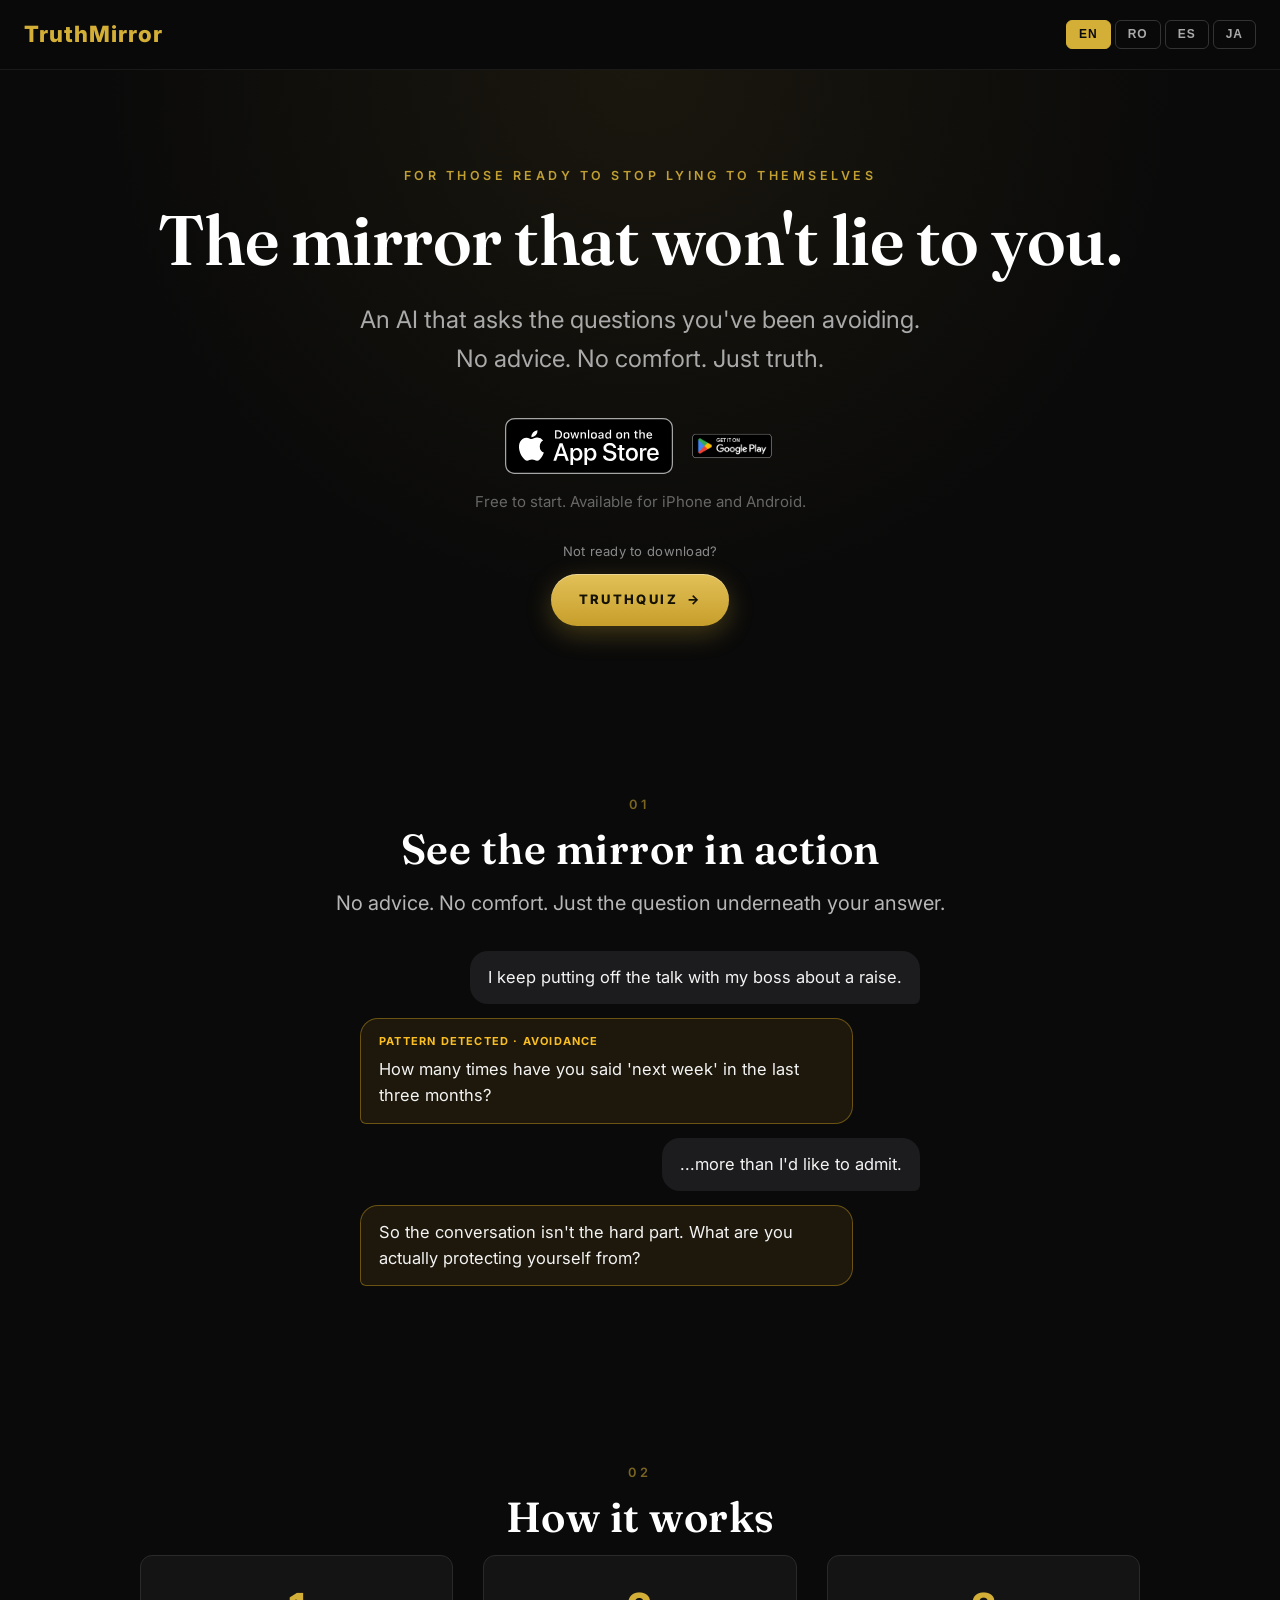
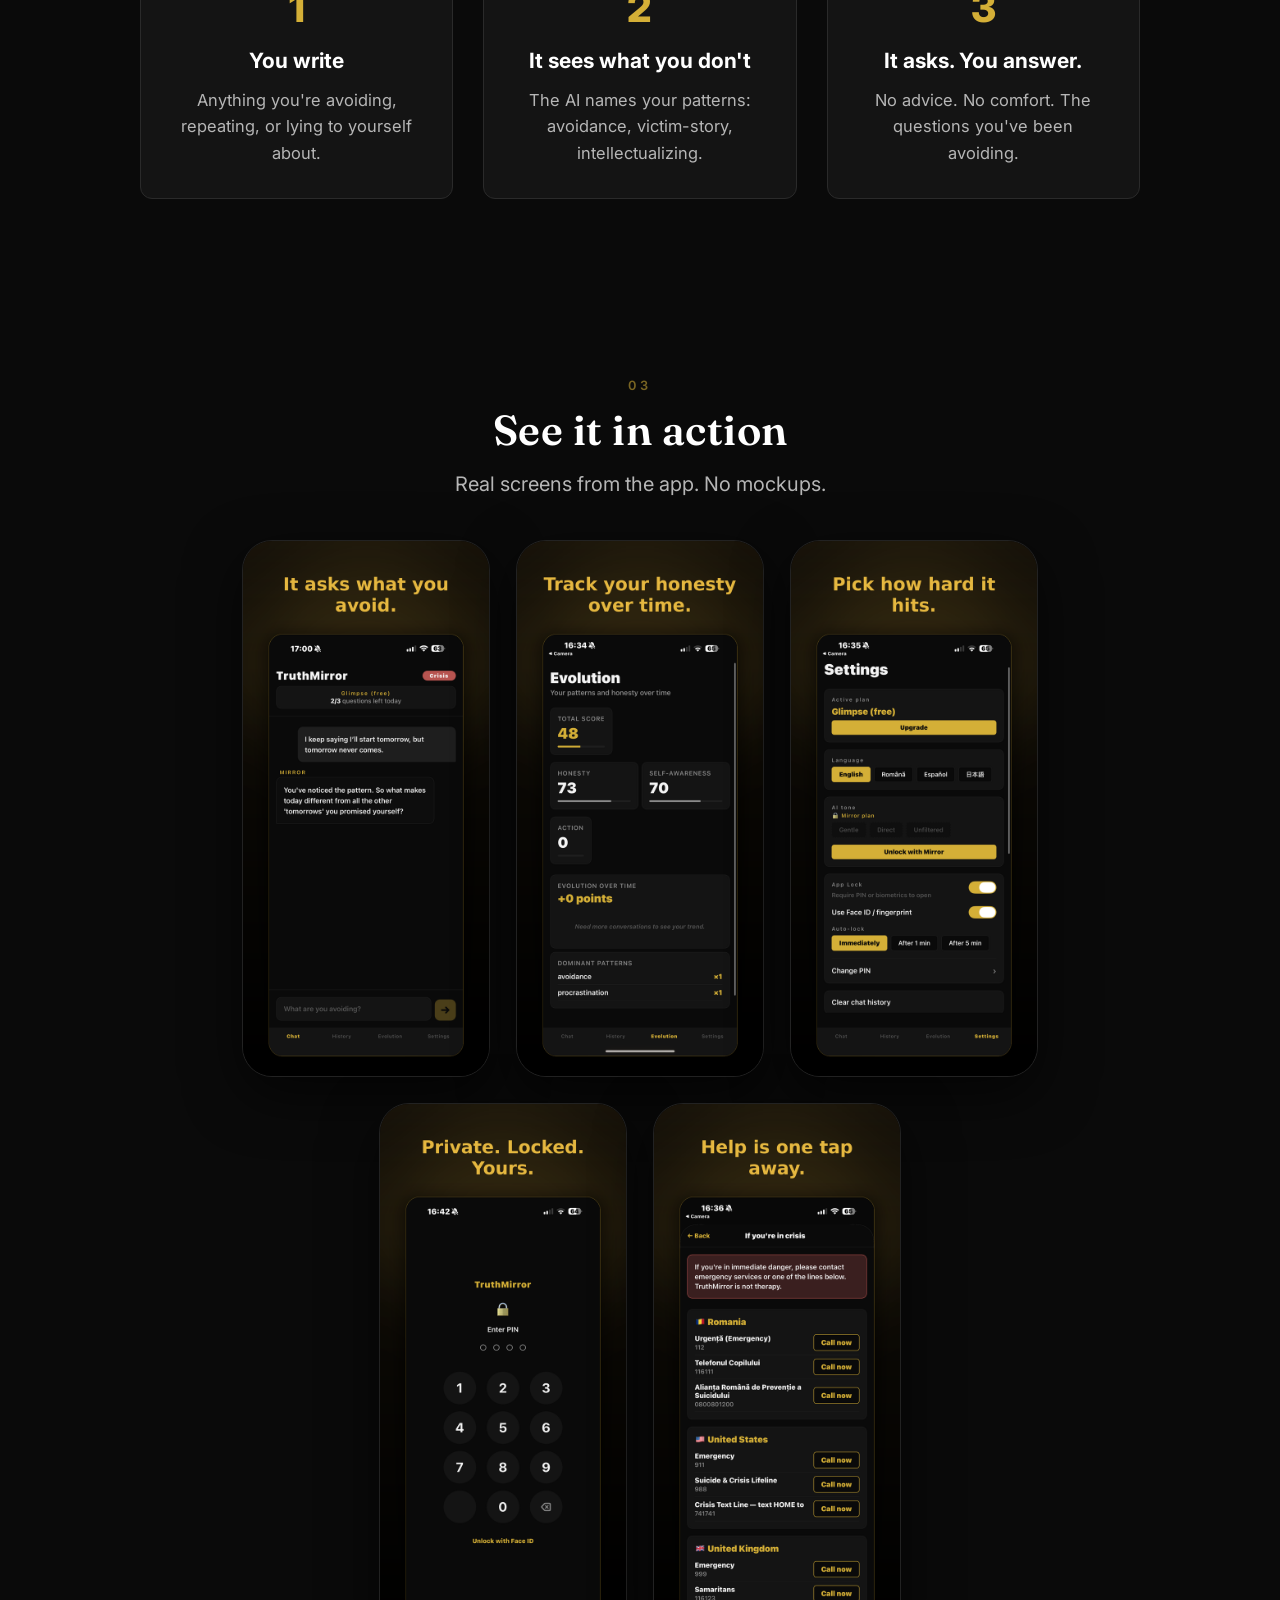
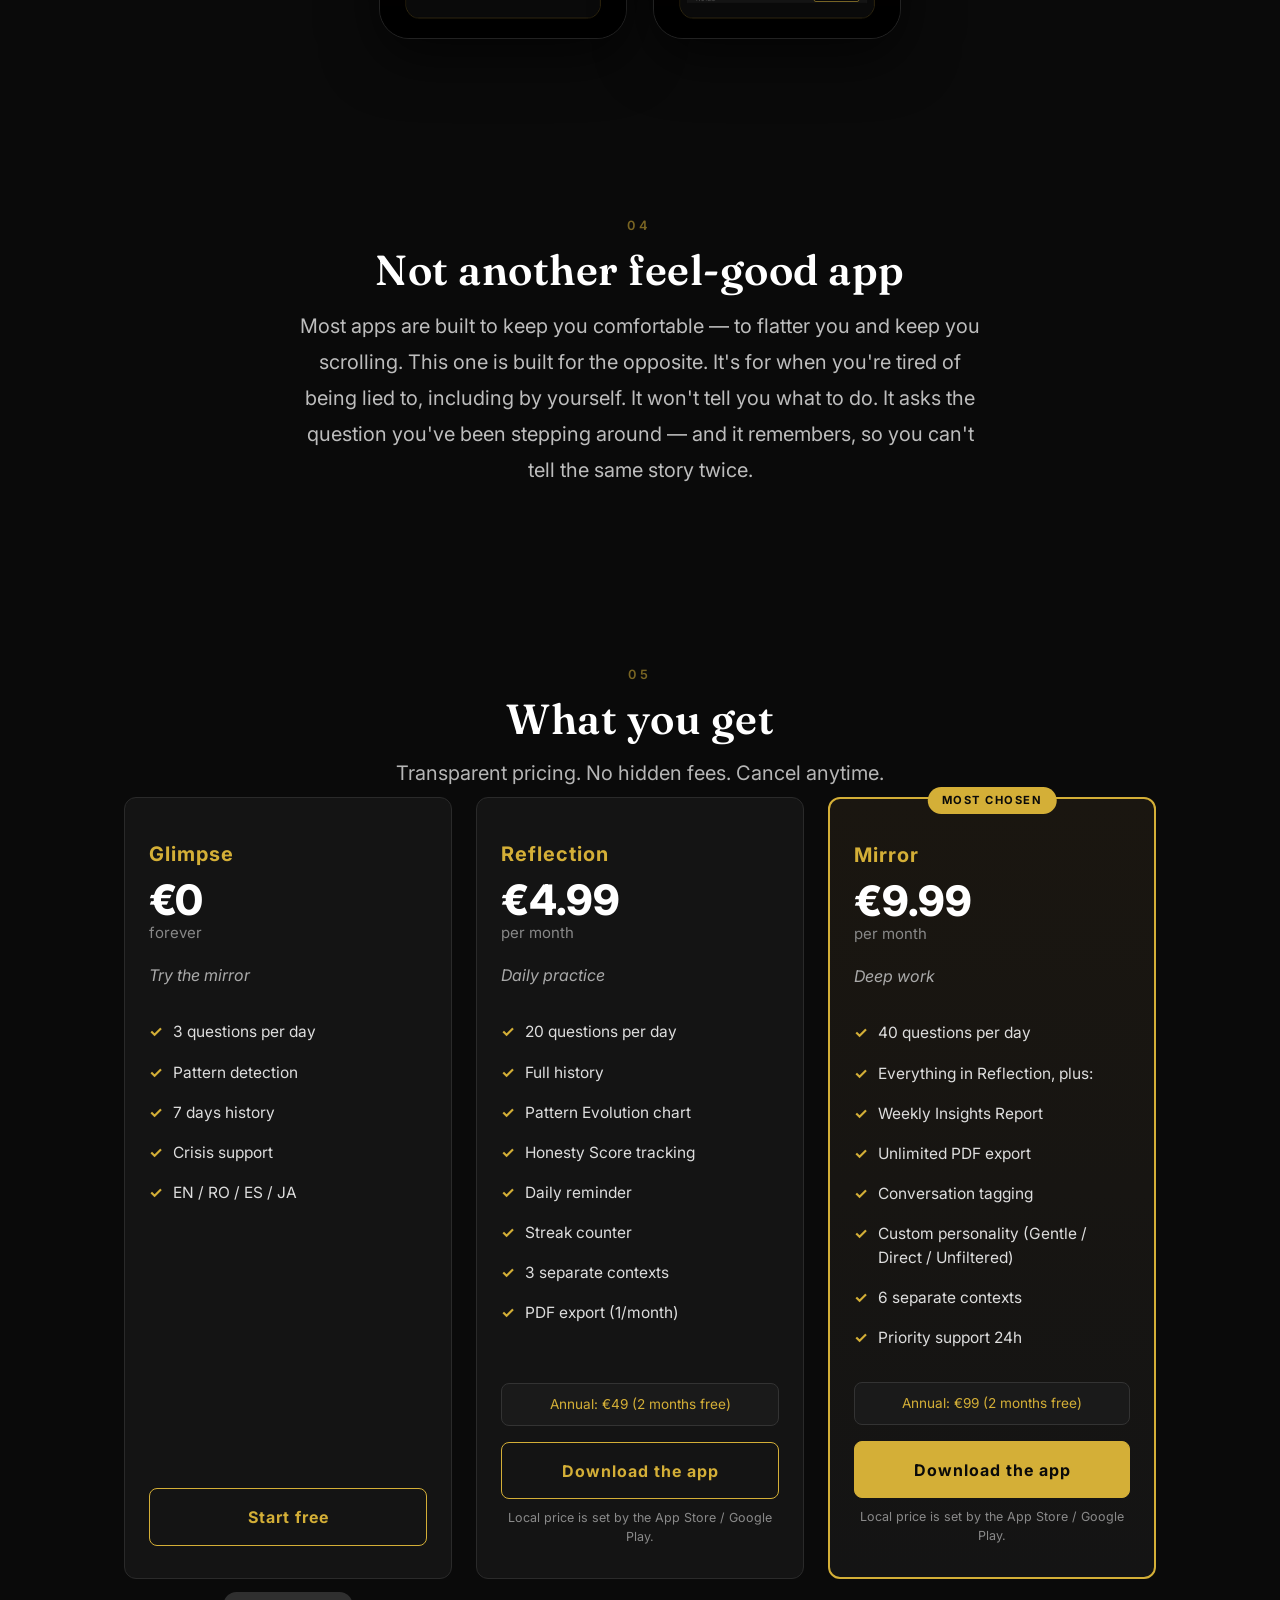
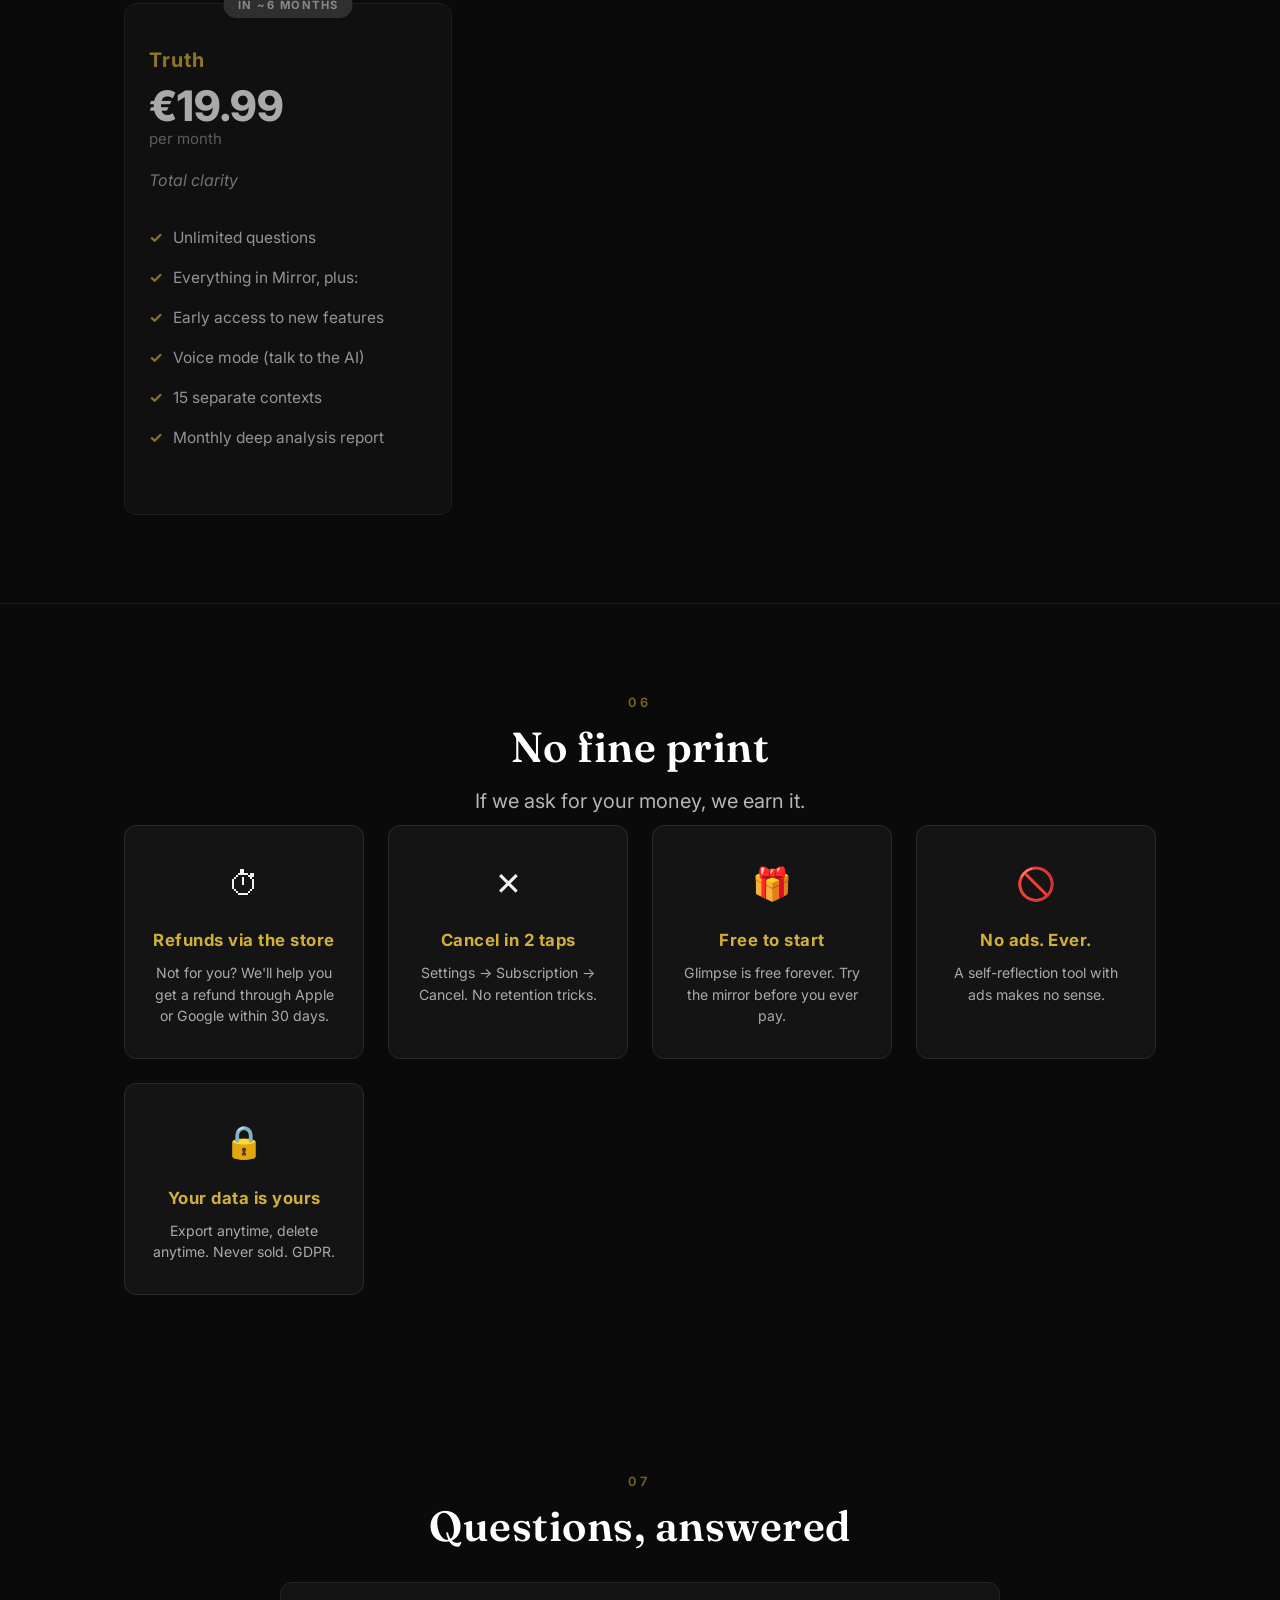
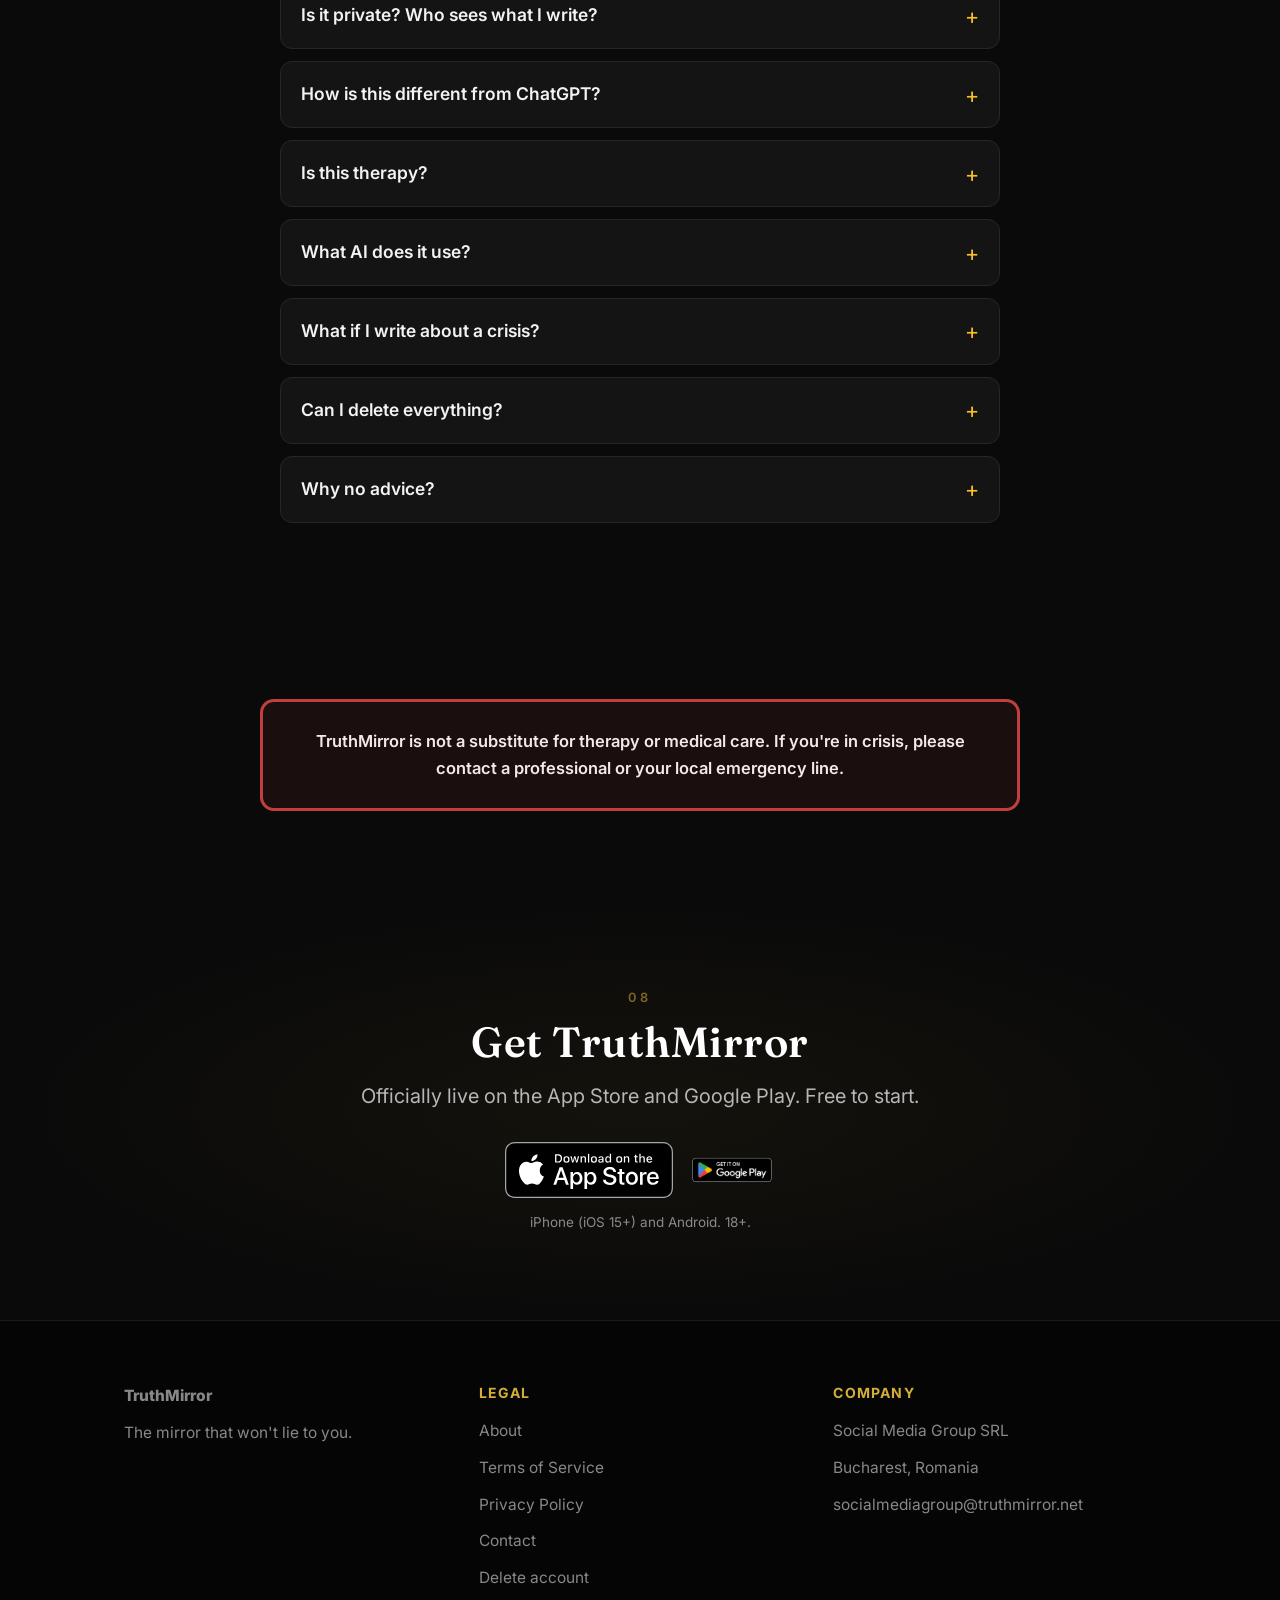
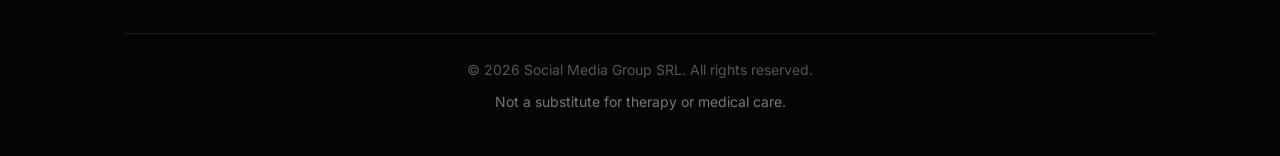
<file: index.html>
<!DOCTYPE html>
<html lang="en">
<head>
  <meta charset="UTF-8">
  <meta name="viewport" content="width=device-width, initial-scale=1.0">
  <title>TruthMirror — The AI mirror that won't lie to you</title>
  <link rel="icon" type="image/png" sizes="32x32" href="/favicon-32.png">
  <link rel="icon" type="image/png" sizes="512x512" href="/favicon.png">
  <link rel="apple-touch-icon" sizes="180x180" href="/apple-touch-icon.png">
  <meta name="description" content="An AI that asks the questions you've been avoiding. No advice, no comfort — just the truth, tracked over time so you can't lie to yourself twice.">
  <link rel="canonical" href="https://www.truthmirror.net/">
  <!-- Open Graph -->
  <meta property="og:type" content="website">
  <meta property="og:site_name" content="TruthMirror">
  <meta property="og:url" content="https://www.truthmirror.net/">
  <meta property="og:title" content="TruthMirror — The AI mirror that won't lie to you">
  <meta property="og:description" content="An AI that asks the questions you've been avoiding. No advice, no comfort — just the truth, tracked over time so you can't lie to yourself twice.">
  <meta property="og:image" content="https://www.truthmirror.net/og-image.png?v=2">
  <meta property="og:image:width" content="1200">
  <meta property="og:image:height" content="630">
  <meta property="og:locale" content="en_US">
  <!-- Twitter -->
  <meta name="twitter:card" content="summary_large_image">
  <meta name="twitter:title" content="TruthMirror — The AI mirror that won't lie to you">
  <meta name="twitter:description" content="An AI that asks the questions you've been avoiding. No advice, no comfort — just the truth, tracked over time so you can't lie to yourself twice.">
  <meta name="twitter:image" content="https://www.truthmirror.net/og-image.png?v=2">
  <!-- Structured data: Organization + WebSite + MobileApplication (helps Google understand the brand and the app) -->
  <script type="application/ld+json">
  {
    "@context": "https://schema.org",
    "@graph": [
      {
        "@type": "Organization",
        "@id": "https://www.truthmirror.net/#organization",
        "name": "TruthMirror",
        "url": "https://www.truthmirror.net",
        "logo": "https://www.truthmirror.net/favicon.png",
        "email": "socialmediagroup@truthmirror.net",
        "description": "An AI that asks the questions you've been avoiding. No advice. No comfort. Just truth.",
        "parentOrganization": {
          "@type": "Organization",
          "name": "Social Media Group SRL",
          "address": {
            "@type": "PostalAddress",
            "addressLocality": "București",
            "addressCountry": "RO"
          }
        }
      },
      {
        "@type": "WebSite",
        "@id": "https://www.truthmirror.net/#website",
        "name": "TruthMirror",
        "url": "https://www.truthmirror.net",
        "inLanguage": "en",
        "publisher": { "@id": "https://www.truthmirror.net/#organization" }
      },
      {
        "@type": "MobileApplication",
        "@id": "https://www.truthmirror.net/#app",
        "name": "TruthMirror: Self-Reflection",
        "operatingSystem": "iOS, Android",
        "applicationCategory": "LifestyleApplication",
        "url": "https://www.truthmirror.net",
        "installUrl": "https://apps.apple.com/app/id6782132719",
        "publisher": { "@id": "https://www.truthmirror.net/#organization" },
        "offers": {
          "@type": "Offer",
          "price": "0",
          "priceCurrency": "EUR",
          "description": "Free to start. Optional subscriptions from €4.99/month."
        }
      }
    ]
  }
  </script>
  <link rel="stylesheet" href="styles.css">
  <link href="https://fonts.googleapis.com/css2?family=Inter:wght@400;500;600;700;800&family=Fraunces:ital,wght@0,600;0,700;1,600&display=swap" rel="stylesheet">
  <style>
    /* ===== Added sections: demo / story / faq / disclaimer ===== */
    .tm-demo-chat{max-width:560px;margin:32px auto 0;display:flex;flex-direction:column;gap:14px}
    .tm-msg{padding:14px 18px;border-radius:18px;line-height:1.55;font-size:15px;max-width:88%}
    .tm-msg.user{align-self:flex-end;background:#1c1c1e;color:#f3f3f3;border-bottom-right-radius:6px}
    .tm-msg.ai{align-self:flex-start;background:rgba(251,191,36,.08);border:1px solid rgba(251,191,36,.35);color:#f3f3f3;border-bottom-left-radius:6px;display:flex;flex-direction:column;gap:7px}
    .tm-badge{align-self:flex-start;font-size:11px;letter-spacing:1.2px;text-transform:uppercase;color:#fbbf24;font-weight:700}
    .tm-story{text-align:center;max-width:680px;margin:0 auto}
    .tm-story p{color:#bdbdbd;font-size:18px;line-height:1.75}
    .tm-faq{max-width:720px;margin:32px auto 0;display:flex;flex-direction:column;gap:12px}
    .tm-faq-item{background:#141414;border:1px solid #262626;border-radius:12px;padding:0 20px}
    .tm-faq-item summary{cursor:pointer;padding:18px 0;font-weight:600;color:#f3f3f3;font-size:16px;list-style:none;display:flex;justify-content:space-between;align-items:center;gap:14px}
    .tm-faq-item summary::-webkit-details-marker{display:none}
    .tm-faq-item summary::after{content:"+";color:#fbbf24;font-size:22px;font-weight:400;flex-shrink:0;line-height:1}
    .tm-faq-item[open] summary::after{content:"\2013"}
    .tm-faq-item p{color:#b0b0b0;line-height:1.65;padding:0 0 20px;margin:0;font-size:15px}
    .tm-disclaimer{max-width:760px;margin:0 auto;text-align:center;padding:26px 30px;border:3px solid rgba(224,72,72,.85);border-radius:14px;background:rgba(224,72,72,.08)}
    .tm-disclaimer p{color:#f3e9e9;font-size:16.5px;line-height:1.65;margin:0;font-weight:600}
    .footer-disclaimer{color:#777;font-size:12px;margin-top:10px;line-height:1.5}

    /* ===== STORE BADGES (launch) ===== */
    .tm-badges{display:flex;gap:16px;justify-content:center;align-items:center;flex-wrap:wrap;margin-top:30px}
    .tm-store-badge{display:inline-block;line-height:0;transition:transform .2s ease,opacity .2s ease}
    .tm-store-badge:hover{transform:translateY(-3px);opacity:.92}
    .tm-store-badge img{height:56px;width:auto;display:block}
    .tm-badges-note{font-size:13.5px;color:#8a8a8a;text-align:center;margin-top:14px;line-height:1.5}
    @media(max-width:480px){.tm-store-badge img{height:48px}}

    /* ===== SIZE + TIDY OVERRIDES (added) ===== */
    body{line-height:1.65;-webkit-font-smoothing:antialiased}
    .container{max-width:1080px;margin:0 auto;padding-left:24px;padding-right:24px}
    .section{padding-top:88px !important;padding-bottom:88px !important}
    .section-title{font-size:clamp(30px,4.2vw,42px) !important;line-height:1.15 !important;margin-bottom:14px}
    .section-sub{font-size:clamp(17px,2vw,20px) !important;line-height:1.6 !important;max-width:640px;margin:0 auto 8px;color:#b6b6b6}
    .hero h1{font-size:clamp(42px,6.2vw,70px) !important;line-height:1.07 !important;letter-spacing:-.5px}
    .hero-sub{font-size:clamp(18px,2.4vw,24px) !important;line-height:1.6 !important;max-width:640px;margin-left:auto;margin-right:auto}
    .hero-note{font-size:15px !important;opacity:.85}
    .how-step h3{font-size:21px !important;margin-bottom:8px}
    .how-step p{font-size:16.5px !important;line-height:1.6 !important;color:#b6b6b6}
    .how-grid{gap:30px}
    .tier-name{font-size:20px !important}
    .tier-price{font-size:42px !important}
    .tier-period{font-size:15px !important}
    .tier-desc{font-size:16px !important}
    .features li{font-size:15.5px !important;line-height:1.55 !important}
    .tier-cta{font-size:16px !important}
    /* store note under each price card */
    .tier-store-note{font-size:12.5px !important;color:#8a8a8a;line-height:1.45;margin-top:10px;text-align:center}
    /* footer — bigger + cleaner */
    .footer{padding-top:60px;padding-bottom:44px}
    .footer-logo{font-size:23px !important}
    .footer-tag{font-size:16px !important;line-height:1.6;color:#9a9a9a}
    .footer-col h4{font-size:14px !important;letter-spacing:1.2px;text-transform:uppercase;margin-bottom:12px}
    .footer-col a,.footer-col p{font-size:15.5px !important;line-height:1.95 !important}
    .footer-bottom{margin-top:34px}
    .footer-bottom p{font-size:14px !important}
    .footer-disclaimer{font-size:13px !important}
    /* added sections — bumped to match */
    .tm-story p{font-size:20px !important;line-height:1.8 !important}
    .tm-msg{font-size:16.5px !important}
    .tm-faq-item summary{font-size:17.5px !important}
    .tm-faq-item p{font-size:16px !important}
    .tm-disclaimer p{font-size:16.5px !important;font-weight:600 !important;color:#f3e9e9 !important}

    /* ===== SCREENSHOTS SHOWCASE (added) ===== */
    .tm-shots{display:flex;gap:26px;justify-content:center;flex-wrap:wrap;margin-top:40px}
    .tm-shot{flex:0 0 auto;width:248px;border-radius:30px;overflow:hidden;box-shadow:0 18px 55px rgba(0,0,0,.6);border:1px solid #222;transition:transform .25s ease;position:relative}
    .tm-shot:hover{transform:translateY(-6px)}
    .tm-shot img{display:block;width:100%;height:auto}
    /* Gold caption overlay — only shown (text filled) on JA */
    .tm-shot-cap{position:absolute;left:0;right:0;bottom:0;padding:34px 16px 16px;font-size:15px;font-weight:700;line-height:1.4;color:#D4AF37;text-align:center;background:linear-gradient(to top,rgba(10,10,10,.92) 0%,rgba(10,10,10,.75) 55%,transparent 100%);pointer-events:none}
    .tm-shot-cap:empty{display:none}
    .tm-swipe{display:none}
    @media(max-width:900px){
      .tm-shots{flex-wrap:nowrap;overflow-x:auto;justify-content:flex-start;padding:8px 4px 16px;scroll-snap-type:x mandatory;scroll-padding-left:24px;-webkit-overflow-scrolling:touch}
      .tm-shot{width:210px;scroll-snap-align:start}
      .tm-shots::-webkit-scrollbar{height:7px}
      .tm-shots::-webkit-scrollbar-thumb{background:#2a2a2a;border-radius:8px}
      .tm-swipe{display:block;text-align:center;color:rgba(251,191,36,.7);font-size:22px;letter-spacing:10px;padding-left:10px;margin-top:2px;animation:tmNudge 1.6s ease-in-out infinite}
    }
    @keyframes tmNudge{0%,100%{opacity:.35;transform:translateX(0)}50%{opacity:.95;transform:translateX(7px)}}
    @media(max-width:600px){.tm-story p{font-size:17px !important}.tm-msg{font-size:15px !important}}

    /* ===== MOBILE FIT (added) — stack everything, never wider than the screen ===== */
    *{box-sizing:border-box}
    @media(max-width:768px){
      html,body{max-width:100%;overflow-x:hidden}
      .container{width:100% !important;max-width:100% !important;padding-left:18px !important;padding-right:18px !important;margin:0 auto !important}
      img,video,form,input,textarea,pre{max-width:100% !important}
      /* collapse multi-column layouts to a single column (works for grid OR flex) */
      .pricing-grid,.how-grid,.guarantees-grid{display:grid !important;grid-template-columns:1fr !important;flex-direction:column !important;flex-wrap:wrap !important;gap:18px !important;width:100% !important;max-width:100% !important}
      .pricing-card,.how-step,.guarantee{flex:1 1 100% !important;width:100% !important;max-width:100% !important;min-width:0 !important;margin-left:0 !important;margin-right:0 !important}
      .footer-grid{display:grid !important;grid-template-columns:1fr !important;flex-direction:column !important;gap:26px !important}
      .navbar{flex-wrap:wrap !important;gap:8px !important}
      .section{padding-top:56px !important;padding-bottom:56px !important}
    }
  </style>
</head>
<body>

  <nav class="navbar">
    <a href="/" class="logo">TruthMirror</a>
    <div class="lang-switch">
      <button data-lang="en" class="active">EN</button>
      <button data-lang="ro">RO</button>
      <button data-lang="es">ES</button>
      <button data-lang="ja">JA</button>
    </div>
  </nav>

  <!-- HERO -->
  <section class="hero">
    <div class="container">
      <p class="eyebrow" data-i18n="hero.eyebrow">For those ready to stop lying to themselves</p>
      <h1 data-i18n="hero.title">The mirror that won't lie to you.</h1>
      <p class="hero-sub" data-i18n="hero.subtitle">An AI that asks the questions you've avoided. No advice. No comfort. Just truth.</p>
      <div class="tm-badges">
        <a href="https://apps.apple.com/app/id6782132719" class="tm-store-badge" rel="noopener" aria-label="Download on the App Store">
          <img src="badges/app-store-badge.svg" alt="Download on the App Store">
        </a>
        <a href="https://play.google.com/store/apps/details?id=net.truthmirror.app" class="tm-store-badge" rel="noopener" aria-label="Get it on Google Play">
          <img src="badges/google-play-badge.png" alt="Get it on Google Play">
        </a>
      </div>
      <p class="hero-note" data-i18n="hero.note">Free to start. Available for iPhone and Android.</p>
      <div class="tm-quiz-cta">
        <p class="tm-quiz-hint" id="tmQuizHint"
           data-q-en="Not ready to download?"
           data-q-ro="Nu ești încă hotărât?"
           data-q-es="¿Aún no te decides?"
           data-q-ja="まだ迷っている？">Not ready to download?</p>
        <a href="/quiz" class="tm-quiz-btn">TRUTHQUIZ <span>&rarr;</span></a>
      </div>
    </div>
  </section>

  <!-- SEE IT IN ACTION (demo) -->
  <section id="demo" class="section">
    <div class="container">
      <span class="section-num">01</span>
      <h2 class="section-title" data-i18n="demo.title">See the mirror in action</h2>
      <p class="section-sub" data-i18n="demo.subtitle">No advice. No comfort. Just the question underneath your answer.</p>
      <div class="tm-demo-chat">
        <div class="tm-msg user" data-i18n="demo.u1">I keep putting off the talk with my boss about a raise.</div>
        <div class="tm-msg ai">
          <span class="tm-badge" data-i18n="demo.badge">Pattern detected · avoidance</span>
          <span data-i18n="demo.a1">How many times have you said "next week" in the last three months?</span>
        </div>
        <div class="tm-msg user" data-i18n="demo.u2">...more than I'd like to admit.</div>
        <div class="tm-msg ai">
          <span data-i18n="demo.a2">So the conversation isn't the hard part. What are you actually protecting yourself from?</span>
        </div>
      </div>
    </div>
  </section>

  <!-- HOW IT WORKS -->
  <section id="how" class="section how-section">
    <div class="container">
      <span class="section-num">02</span>
      <h2 class="section-title" data-i18n="how.title">How it works</h2>
      <div class="how-grid">
        <div class="how-step">
          <div class="step-num">1</div>
          <h3 data-i18n="how.s1.title">You write</h3>
          <p data-i18n="how.s1.desc">Anything you're avoiding, repeating, or lying to yourself about.</p>
        </div>
        <div class="how-step">
          <div class="step-num">2</div>
          <h3 data-i18n="how.s2.title">It sees what you don't</h3>
          <p data-i18n="how.s2.desc">The AI names your patterns: avoidance, victim-story, intellectualizing.</p>
        </div>
        <div class="how-step">
          <div class="step-num">3</div>
          <h3 data-i18n="how.s3.title">It asks. You answer.</h3>
          <p data-i18n="how.s3.desc">No advice. No comfort. The questions you've been avoiding.</p>
        </div>
      </div>
    </div>
  </section>

  <!-- SCREENSHOTS SHOWCASE -->
  <section id="screens" class="section">
    <div class="container">
      <span class="section-num">03</span>
      <h2 class="section-title" data-i18n="screens.title">See it in action</h2>
      <p class="section-sub" data-i18n="screens.subtitle">Real screens from the app. No mockups.</p>
      <div class="tm-shots">
        <div class="tm-shot">
          <img src="screens/shot1.png" data-shot-eur="screens/shot1.png" data-shot-ja="screens/shot1-ja.png" alt="TruthMirror chat" loading="lazy">
          <span class="tm-shot-cap" data-shot-cap data-cap-en="" data-cap-ja="鏡は答えない。問い返す。"></span>
        </div>
        <div class="tm-shot">
          <img src="screens/shot2.png" data-shot-eur="screens/shot2.png" data-shot-ja="screens/shot2-ja.png" alt="Honesty evolution" loading="lazy">
          <span class="tm-shot-cap" data-shot-cap data-cap-en="" data-cap-ja="同じ嘘は二度つけない"></span>
        </div>
        <div class="tm-shot">
          <img src="screens/shot3.png" data-shot-eur="screens/shot3.png" data-shot-ja="screens/shot3-ja.png" alt="AI tones" loading="lazy">
          <span class="tm-shot-cap" data-shot-cap data-cap-en="" data-cap-ja="あなたに向き合う声を選ぶ"></span>
        </div>
        <div class="tm-shot">
          <img src="screens/shot4.png" data-shot-eur="screens/shot4.png" data-shot-ja="screens/shot4-ja.png" alt="App lock" loading="lazy">
          <span class="tm-shot-cap" data-shot-cap data-cap-en="" data-cap-ja="あなただけの鏡"></span>
        </div>
        <div class="tm-shot">
          <img src="screens/shot5.png" data-shot-eur="screens/shot5.png" data-shot-ja="screens/shot5-ja.png" alt="Crisis support" loading="lazy">
          <span class="tm-shot-cap" data-shot-cap data-cap-en="" data-cap-ja="必要なときは、そばに"></span>
        </div>
      </div>
      <div class="tm-swipe" aria-hidden="true">›››</div>
    </div>
  </section>

  <!-- STORY / WHAT THIS IS -->
  <section id="story" class="section">
    <div class="container">
      <div class="tm-story">
        <span class="section-num">04</span>
      <h2 class="section-title" data-i18n="story.title">Not another feel-good app</h2>
        <p data-i18n="story.body">Most apps are built to keep you comfortable — to flatter you and keep you scrolling. This one is built for the opposite. It's for when you're tired of being lied to, including by yourself. It won't tell you what to do. It asks the question you've been stepping around — and it remembers, so you can't tell the same story twice.</p>
      </div>
    </div>
  </section>

  <!-- PRICING -->
  <section id="pricing" class="section pricing-section">
    <div class="container">
      <span class="section-num">05</span>
      <h2 class="section-title" data-pricing-i18n="pricing.title">What you get</h2>
      <p class="section-sub" data-pricing-i18n="pricing.subtitle">Transparent pricing. No hidden fees. Cancel anytime.</p>

      <div class="pricing-grid">

        <div class="pricing-card">
          <div class="tier-name" data-pricing-i18n="pricing.glimpse.name">Glimpse</div>
          <div class="tier-price">€0</div>
          <div class="tier-period" data-pricing-i18n="pricing.glimpse.period">forever</div>
          <p class="tier-desc" data-pricing-i18n="pricing.glimpse.desc">Try the mirror</p>
          <ul class="features">
            <li data-pricing-i18n="pricing.glimpse.f1">3 questions per day</li>
            <li data-pricing-i18n="pricing.glimpse.f2">Pattern detection</li>
            <li data-pricing-i18n="pricing.glimpse.f3">7 days history</li>
            <li data-pricing-i18n="pricing.glimpse.f4">Crisis support</li>
            <li data-pricing-i18n="pricing.glimpse.f5">EN / RO / ES / JA</li>
          </ul>
          <a href="#download" class="tier-cta" data-pricing-i18n="pricing.glimpse.cta">Start free</a>
        </div>

        <div class="pricing-card">
          <div class="tier-name" data-pricing-i18n="pricing.reflection.name">Reflection</div>
          <div class="tier-price">€4.99</div>
          <div class="tier-period" data-pricing-i18n="pricing.reflection.period">per month</div>
          <p class="tier-desc" data-pricing-i18n="pricing.reflection.desc">Daily practice</p>
          <ul class="features">
            <li data-pricing-i18n="pricing.reflection.f1">20 questions per day</li>
            <li data-pricing-i18n="pricing.reflection.f2">Full history</li>
            <li data-pricing-i18n="pricing.reflection.f3">Pattern Evolution chart</li>
            <li data-pricing-i18n="pricing.reflection.f4">Honesty Score tracking</li>
            <li data-pricing-i18n="pricing.reflection.f5">Daily reminder</li>
            <li data-pricing-i18n="pricing.reflection.f6">Streak counter</li>
            <li data-pricing-i18n="pricing.reflection.f7">3 separate contexts</li>
            <li data-pricing-i18n="pricing.reflection.f8">PDF export (1/month)</li>
          </ul>
          <div class="tier-annual" data-pricing-i18n="pricing.reflection.annual">Annual: €49 (2 months free)</div>
          <a href="#download" class="tier-cta" data-pricing-i18n="pricing.reflection.cta">Download the app</a>
          <p class="tier-store-note" data-pricing-i18n="pricing.storeNote">Local price is set by the App Store / Google Play.</p>
        </div>

        <div class="pricing-card recommended">
          <div class="tier-badge" data-pricing-i18n="pricing.recommended">Most chosen</div>
          <div class="tier-name" data-pricing-i18n="pricing.mirror.name">Mirror</div>
          <div class="tier-price">€9.99</div>
          <div class="tier-period" data-pricing-i18n="pricing.mirror.period">per month</div>
          <p class="tier-desc" data-pricing-i18n="pricing.mirror.desc">Deep work</p>
          <ul class="features">
            <li data-pricing-i18n="pricing.mirror.f1">40 questions per day</li>
            <li data-pricing-i18n="pricing.mirror.f2">Everything in Reflection, plus:</li>
            <li data-pricing-i18n="pricing.mirror.f3">Weekly Insights Report</li>
            <li data-pricing-i18n="pricing.mirror.f4">Unlimited PDF export</li>
            <li data-pricing-i18n="pricing.mirror.f5">Conversation tagging</li>
            <li data-pricing-i18n="pricing.mirror.f6">Custom personality (Gentle / Direct / Unfiltered)</li>
            <li data-pricing-i18n="pricing.mirror.f7">6 separate contexts</li>
            <li data-pricing-i18n="pricing.mirror.f8">Priority support 24h</li>
          </ul>
          <div class="tier-annual" data-pricing-i18n="pricing.mirror.annual">Annual: €99 (2 months free)</div>
          <a href="#download" class="tier-cta primary" data-pricing-i18n="pricing.mirror.cta">Download the app</a>
          <p class="tier-store-note" data-pricing-i18n="pricing.storeNote">Local price is set by the App Store / Google Play.</p>
        </div>

        <div class="pricing-card coming-soon">
          <div class="tier-badge soon" data-pricing-i18n="pricing.comingSoon">In ~6 months</div>
          <div class="tier-name" data-pricing-i18n="pricing.truth.name">Truth</div>
          <div class="tier-price">€19.99</div>
          <div class="tier-period" data-pricing-i18n="pricing.truth.period">per month</div>
          <p class="tier-desc" data-pricing-i18n="pricing.truth.desc">Total clarity</p>
          <ul class="features">
            <li data-pricing-i18n="pricing.truth.f1">Unlimited questions</li>
            <li data-pricing-i18n="pricing.truth.f2">Everything in Mirror, plus:</li>
            <li data-pricing-i18n="pricing.truth.f3">Early access to new features</li>
            <li data-pricing-i18n="pricing.truth.f4">Voice mode (talk to AI)</li>
            <li data-pricing-i18n="pricing.truth.f5">15 separate contexts</li>
            <li data-pricing-i18n="pricing.truth.f6">Monthly deep analysis report</li>
          </ul>
        </div>

      </div>
    </div>
  </section>

  <!-- GUARANTEES -->
  <section id="guarantees" class="section guarantees-section">
    <div class="container">
      <span class="section-num">06</span>
      <h2 class="section-title" data-pricing-i18n="guarantees.title">No fine print</h2>
      <p class="section-sub" data-pricing-i18n="guarantees.subtitle">If we ask for your money, we earn it.</p>
      <div class="guarantees-grid">
        <div class="guarantee">
          <div class="g-icon">⏱</div>
          <h3 data-pricing-i18n="guarantees.refund.title">Refunds via the store</h3>
          <p data-pricing-i18n="guarantees.refund.desc">Not for you? We'll help you get a refund through Apple or Google within 30 days.</p>
        </div>
        <div class="guarantee">
          <div class="g-icon">✕</div>
          <h3 data-pricing-i18n="guarantees.cancel.title">Cancel in 2 taps</h3>
          <p data-pricing-i18n="guarantees.cancel.desc">Settings → Subscription → Cancel. No retention tricks.</p>
        </div>
        <div class="guarantee">
          <div class="g-icon">🎁</div>
          <h3 data-pricing-i18n="guarantees.start.title">Free to start</h3>
          <p data-pricing-i18n="guarantees.start.desc">Glimpse is free forever. Try the mirror before you ever pay.</p>
        </div>
        <div class="guarantee">
          <div class="g-icon">🚫</div>
          <h3 data-pricing-i18n="guarantees.ads.title">No ads. Ever.</h3>
          <p data-pricing-i18n="guarantees.ads.desc">A self-reflection tool with ads makes no sense.</p>
        </div>
        <div class="guarantee">
          <div class="g-icon">🔒</div>
          <h3 data-pricing-i18n="guarantees.data.title">Your data is yours</h3>
          <p data-pricing-i18n="guarantees.data.desc">Export anytime, delete anytime. Never sold. GDPR.</p>
        </div>
      </div>
    </div>
  </section>

  <!-- FAQ -->
  <section id="faq" class="section">
    <div class="container">
      <span class="section-num">07</span>
      <h2 class="section-title" data-i18n="faq.title">Questions, answered</h2>
      <div class="tm-faq">
        <details class="tm-faq-item">
          <summary data-i18n="faq.q1">Is it private? Who sees what I write?</summary>
          <p data-i18n="faq.a1">Your conversations stay on your device. We never sell your data and never use it to train AI models. Export or delete everything anytime. GDPR-compliant, stored in the EU.</p>
        </details>
        <details class="tm-faq-item">
          <summary data-i18n="faq.q2">How is this different from ChatGPT?</summary>
          <p data-i18n="faq.a2">ChatGPT helps and explains. TruthMirror confronts. It won't hand you answers or reassurance — it asks the question under your answer, tracks your patterns over time, and won't let you avoid them.</p>
        </details>
        <details class="tm-faq-item">
          <summary data-i18n="faq.q3">Is this therapy?</summary>
          <p data-i18n="faq.a3">No. TruthMirror is a self-reflection tool — not therapy, medical care, or crisis support. If you need clinical help, please see a professional.</p>
        </details>
        <details class="tm-faq-item">
          <summary data-i18n="faq.q4">What AI does it use?</summary>
          <p data-i18n="faq.a4">It runs on Anthropic's Claude. Your messages are processed only to generate a reply and are never used to train models.</p>
        </details>
        <details class="tm-faq-item">
          <summary data-i18n="faq.q5">What if I write about a crisis?</summary>
          <p data-i18n="faq.a5">If it detects signs of self-harm or crisis, it steps out of its role and shows emergency resources. You can also reach crisis help from any screen.</p>
        </details>
        <details class="tm-faq-item">
          <summary data-i18n="faq.q6">Can I delete everything?</summary>
          <p data-i18n="faq.a6">Yes — in one tap, anytime. Nothing is held hostage.</p>
        </details>
        <details class="tm-faq-item">
          <summary data-i18n="faq.q7">Why no advice?</summary>
          <p data-i18n="faq.a7">Advice is easy to nod at and easy to ignore. A question you can't answer honestly changes more than advice ever will.</p>
        </details>
      </div>
    </div>
  </section>

  <!-- SAFETY DISCLAIMER -->
  <section id="safety" class="section">
    <div class="container">
      <div class="tm-disclaimer">
        <p data-i18n="disclaimer.text">TruthMirror is not a substitute for therapy or medical care. If you're in crisis, please contact a professional or your local emergency line.</p>
      </div>
    </div>
  </section>

  <!-- DOWNLOAD CTA -->
  <section id="download" class="section waitlist-section">
    <div class="container">
      <span class="section-num">08</span>
      <h2 class="section-title" data-i18n="download.title">Get TruthMirror</h2>
      <p class="section-sub" data-i18n="download.subtitle">Officially live on the App Store and Google Play. Free to start.</p>
      <div class="tm-badges">
        <a href="https://apps.apple.com/app/id6782132719" class="tm-store-badge" rel="noopener" aria-label="Download on the App Store">
          <img src="badges/app-store-badge.svg" alt="Download on the App Store">
        </a>
        <a href="https://play.google.com/store/apps/details?id=net.truthmirror.app" class="tm-store-badge" rel="noopener" aria-label="Get it on Google Play">
          <img src="badges/google-play-badge.png" alt="Get it on Google Play">
        </a>
      </div>
      <p class="tm-badges-note" data-i18n="download.note">iPhone (iOS 15+) and Android. 18+.</p>
    </div>
  </section>

  <!-- FOOTER -->
  <footer class="footer">
    <div class="container">
      <div class="footer-grid">
        <div class="footer-col">
          <a href="#" class="footer-logo" style="text-decoration: none; cursor: pointer;" onclick="window.scrollTo({ top: 0, behavior: 'smooth' }); return false;">TruthMirror</a>
          <p class="footer-tag" data-i18n="footer.tag">The mirror that won't lie to you.</p>
        </div>
        <div class="footer-col">
          <h4 data-i18n="footer.legal">Legal</h4>
          <a href="/about" data-i18n="footer.about">About</a>
          <a href="/terms" data-i18n="footer.terms">Terms of Service</a>
          <a href="/privacy" data-i18n="footer.privacy">Privacy Policy</a>
          <a href="/contact" data-i18n="footer.contact">Contact</a>
          <a href="/delete-account" data-i18n="footer.deleteAccount">Delete account</a>
        </div>
        <div class="footer-col">
          <h4 data-i18n="footer.company">Company</h4>
          <p>Social Media Group SRL</p>
          <p>Bucharest, Romania</p>
          <p><a href="mailto:socialmediagroup@truthmirror.net">socialmediagroup@truthmirror.net</a></p>
        </div>
      </div>
      <div class="footer-bottom">
        <p>© 2026 Social Media Group SRL. All rights reserved.</p>
        <p class="footer-disclaimer" data-i18n="footer.disclaimer">Not a substitute for therapy or medical care.</p>
      </div>
    </div>
  </footer>

  <script src="script.js"></script>
  <script src="pricing-i18n.js"></script>
  <script>
    /* Screenshots: swap to JA versions + show gold captions only on JA.
       Prices are shown in EUR for all languages; the real local price is set
       by the App Store / Google Play per region (see store note in pricing). */
    (function () {
      function curLang() {
        var b = document.querySelector('.lang-switch button.active');
        return (b && b.getAttribute('data-lang')) || localStorage.getItem('tm.site.lang') || 'en';
      }
      function applyScreens() {
        var ja = curLang() === 'ja';
        document.querySelectorAll('.tm-shot img[data-shot-ja]').forEach(function (el) {
          var next = ja ? el.getAttribute('data-shot-ja') : el.getAttribute('data-shot-eur');
          if (next && el.getAttribute('src') !== next) el.setAttribute('src', next);
        });
        document.querySelectorAll('.tm-shot-cap[data-shot-cap]').forEach(function (el) {
          el.textContent = ja ? (el.getAttribute('data-cap-ja') || '') : (el.getAttribute('data-cap-en') || '');
        });
      }
      document.querySelectorAll('.lang-switch button').forEach(function (b) {
        b.addEventListener('click', function () { setTimeout(applyScreens, 0); });
      });
      if (document.readyState === 'loading') {
        document.addEventListener('DOMContentLoaded', function () { setTimeout(applyScreens, 0); });
      } else {
        setTimeout(applyScreens, 0);
      }
    })();
  </script>
  <!-- TruthQuiz entry points: hero link styling + floating pill -->
  <style>
    .tm-quiz-cta{margin-top:26px}
    .tm-quiz-hint{font-size:13px;color:#8a8a8a;margin:0 0 12px;letter-spacing:.02em}
    .tm-quiz-btn{display:inline-flex;align-items:center;gap:9px;
      background:linear-gradient(180deg,#E2C158,#C79E2B);color:#151203;
      font-size:13px;font-weight:800;letter-spacing:.18em;text-transform:uppercase;
      text-decoration:none;border-radius:999px;padding:15px 28px;
      box-shadow:0 8px 26px rgba(212,175,55,.28), inset 0 1px 0 rgba(255,255,255,.35);
      transition:transform .18s ease,box-shadow .25s ease}
    .tm-quiz-btn:hover{transform:translateY(-2px);box-shadow:0 12px 36px rgba(212,175,55,.4)}
    .tm-quiz-btn span{transition:transform .2s}
    .tm-quiz-btn:hover span{transform:translateX(3px)}
    #tm-quiz-fab{position:fixed;right:18px;bottom:84px;z-index:9999;
      opacity:0;transform:translateY(16px);pointer-events:none;
      transition:opacity .4s ease,transform .4s ease;
      animation:tmqPulse 3.5s ease-in-out infinite}
    #tm-quiz-fab.tmq-on{opacity:1;transform:translateY(0);pointer-events:auto}
    @keyframes tmqPulse{0%,100%{box-shadow:0 8px 26px rgba(212,175,55,.28)}
      50%{box-shadow:0 0 30px 4px rgba(212,175,55,.45)}}
    @media (prefers-reduced-motion:reduce){#tm-quiz-fab{animation:none}}
  </style>
  <a id="tm-quiz-fab" class="tm-quiz-btn" href="/quiz" aria-label="Take the TruthQuiz">TruthQuiz <span>&rarr;</span></a>
  <script>
    (function(){
      var hero = document.getElementById('tmQuizHint');
      function curLang(){
        var b = document.querySelector('.lang-switch button.active');
        return (b && b.getAttribute('data-lang')) || localStorage.getItem('tm.site.lang') || 'en';
      }
      function applyQuizLang(){
        if(!hero) return;
        hero.textContent = hero.getAttribute('data-q-' + curLang()) || hero.getAttribute('data-q-en');
      }
      document.querySelectorAll('.lang-switch button').forEach(function(b){
        b.addEventListener('click', function(){ setTimeout(applyQuizLang, 0); });
      });
      if (document.readyState === 'loading'){
        document.addEventListener('DOMContentLoaded', function(){ setTimeout(applyQuizLang, 0); });
      } else { setTimeout(applyQuizLang, 0); }

      var fab = document.getElementById('tm-quiz-fab');
      addEventListener('scroll', function(){
        var y = scrollY, max = document.documentElement.scrollHeight - innerHeight;
        if (y > 450 && y < max - 500){ fab.classList.add('tmq-on'); }
        else { fab.classList.remove('tmq-on'); }
      }, {passive:true});
    })();
  </script>
</body>
</html>
</file>
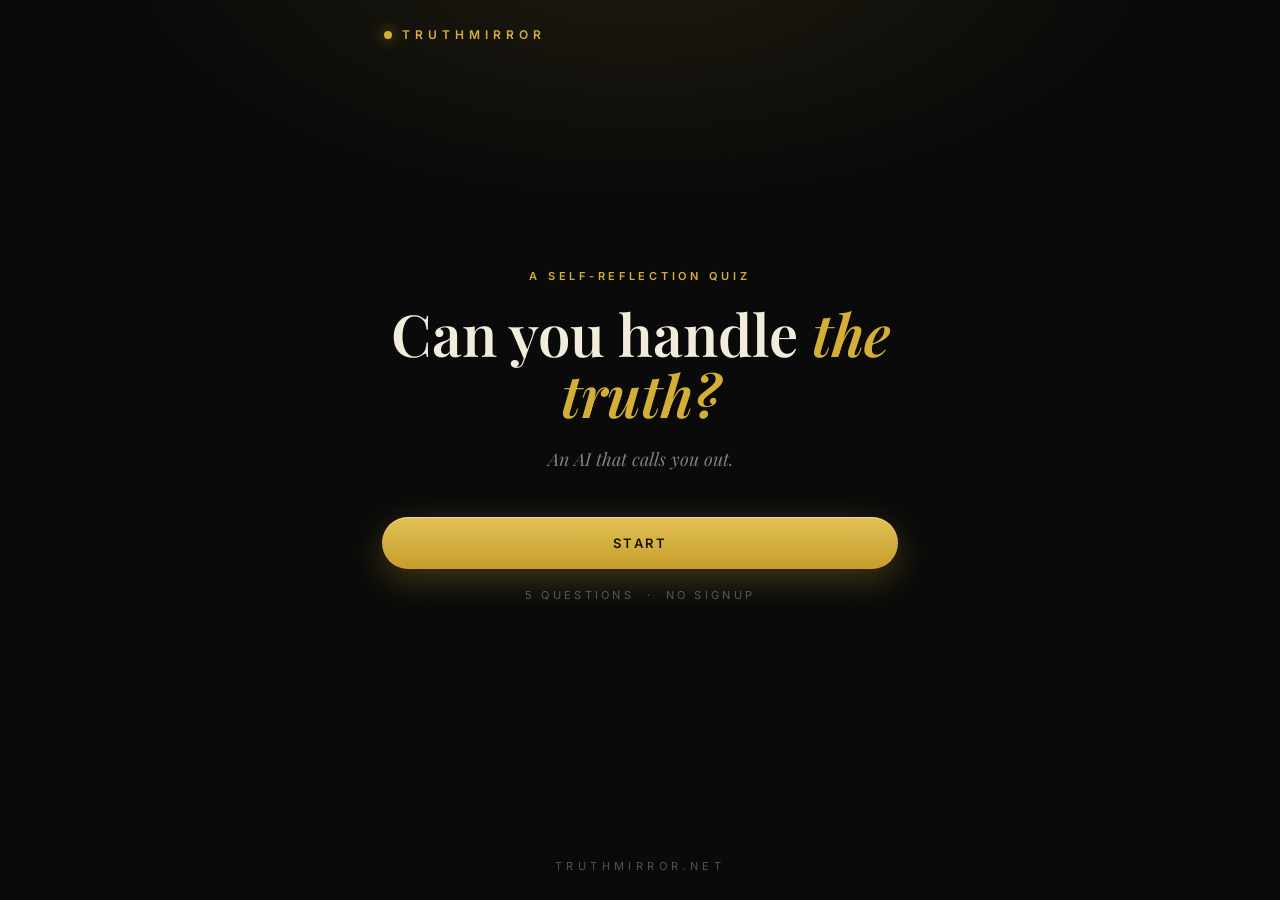
<file: quiz/index.html>
<!DOCTYPE html>
<html lang="en">
<head>
<meta charset="UTF-8" />
<meta name="viewport" content="width=device-width, initial-scale=1, viewport-fit=cover" />
<title>Can you handle the truth? — TruthMirror</title>
<meta name="description" content="5 questions. No signup. An AI that calls you out." />
<meta name="theme-color" content="#0A0A0A" />
<!-- Social cards -->
<meta property="og:title" content="Can you handle the truth?" />
<meta property="og:description" content="5 questions. No signup. An AI that calls you out." />
<meta property="og:type" content="website" />
<meta property="og:url" content="https://truthmirror.net/quiz" />
<meta property="og:image" content="https://truthmirror.net/og-quiz.png" />
<meta name="twitter:card" content="summary_large_image" />
<link rel="preconnect" href="https://fonts.googleapis.com" />
<link rel="preconnect" href="https://fonts.gstatic.com" crossorigin />
<link href="https://fonts.googleapis.com/css2?family=Playfair+Display:ital,wght@0,600;0,700;1,500;1,600&family=Inter:wght@400;500;600&display=swap" rel="stylesheet" />
<style>
  :root{
    --bg:#0A0A0A;
    --ink:#F2ECDD;
    --muted:rgba(242,236,221,.52);
    --faint:rgba(242,236,221,.32);
    --gold:#D4AF37;
    --gold-soft:rgba(212,175,55,.55);
    --line:rgba(212,175,55,.22);
    --line-strong:rgba(212,175,55,.45);
    --card:#111009;
    --serif:'Playfair Display',Georgia,'Times New Roman',serif;
    --sans:'Inter',-apple-system,BlinkMacSystemFont,'Segoe UI',sans-serif;
  }
  *{box-sizing:border-box;margin:0;padding:0;-webkit-tap-highlight-color:transparent}
  html,body{height:100%}
  body{
    background:var(--bg);
    color:var(--ink);
    font-family:var(--sans);
    font-size:16px;
    line-height:1.5;
    overflow-x:hidden;
    min-height:100dvh;
  }
  body::before{ /* faint gold breath in the void */
    content:"";position:fixed;inset:0;pointer-events:none;z-index:0;
    background:radial-gradient(60% 42% at 50% -6%, rgba(212,175,55,.10), transparent 70%);
  }
  .stage{position:relative;z-index:1;max-width:560px;margin:0 auto;padding:0 22px;min-height:100dvh;display:flex;flex-direction:column}

  /* ---------- shared ---------- */
  .brand{display:flex;align-items:center;gap:10px;padding:26px 2px 0}
  .brand .dot{width:8px;height:8px;border-radius:50%;background:var(--gold);box-shadow:0 0 14px rgba(212,175,55,.8)}
  .brand .word{font-family:var(--sans);font-weight:600;font-size:12px;letter-spacing:.42em;color:var(--gold)}
  .kicker{font-size:11px;font-weight:600;letter-spacing:.34em;color:var(--gold);text-transform:uppercase}
  .btn{
    display:inline-flex;align-items:center;justify-content:center;gap:10px;
    border:0;border-radius:999px;cursor:pointer;text-decoration:none;
    font-family:var(--sans);font-weight:600;letter-spacing:.18em;text-transform:uppercase;
    transition:transform .18s ease, box-shadow .25s ease, background .25s ease, color .25s ease;
  }
  .btn:active{transform:scale(.97)}
  .btn-gold{
    background:linear-gradient(180deg,#E2C158,#C79E2B);color:#151203;
    font-size:13px;padding:18px 26px;width:100%;
    box-shadow:0 10px 34px rgba(212,175,55,.28), inset 0 1px 0 rgba(255,255,255,.35);
  }
  .btn-gold:hover{box-shadow:0 14px 44px rgba(212,175,55,.4)}
  .btn-ghost{
    background:transparent;color:var(--ink);border:1px solid var(--line-strong);
    font-size:12px;padding:15px 20px;width:100%;
  }
  .btn-ghost:hover{border-color:var(--gold);color:var(--gold)}
  .micro{font-size:11px;letter-spacing:.3em;color:var(--faint);text-transform:uppercase;text-align:center}
  button:focus-visible,a:focus-visible{outline:2px solid var(--gold);outline-offset:3px;border-radius:6px}

  /* ---------- screens ---------- */
  .screen{
    flex:1;display:none;flex-direction:column;
    opacity:0;transform:translateY(14px);
  }
  .screen.on{display:flex;animation:rise .5s cubic-bezier(.22,.9,.3,1) forwards}
  .screen.leaving{animation:sink .26s ease forwards}
  @keyframes rise{to{opacity:1;transform:translateY(0)}}
  @keyframes sink{to{opacity:0;transform:translateY(-12px)}}

  /* ---------- intro ---------- */
  #intro .body{flex:1;display:flex;flex-direction:column;justify-content:center;text-align:center;gap:0;padding:28px 0 40px}
  #intro .kicker{opacity:0;animation:fadeUp .6s .15s ease forwards}
  #intro h1{
    font-family:var(--serif);font-weight:600;color:var(--ink);
    font-size:clamp(42px,11vw,58px);line-height:1.06;margin:18px 0 20px;
    opacity:0;animation:fadeUp .6s .3s ease forwards;
  }
  #intro h1 em{font-style:italic;color:var(--gold);font-weight:600}
  #intro .sub{font-family:var(--serif);font-style:italic;font-size:18px;color:var(--muted);opacity:0;animation:fadeUp .6s .45s ease forwards}
  #intro .cta{margin-top:44px;opacity:0;animation:fadeUp .6s .6s ease forwards}
  #intro .micro{margin-top:18px;opacity:0;animation:fadeUp .6s .72s ease forwards}
  @keyframes fadeUp{from{opacity:0;transform:translateY(14px)}to{opacity:1;transform:translateY(0)}}
  .foot{padding:0 0 26px;text-align:center}
  .foot .micro{letter-spacing:.4em}

  /* ---------- quiz ---------- */
  .progress{height:2px;background:rgba(212,175,55,.14);border-radius:2px;margin-top:22px;overflow:hidden}
  .progress i{display:block;height:100%;width:0%;background:linear-gradient(90deg,var(--gold),#F0D77B);box-shadow:0 0 12px rgba(212,175,55,.7);transition:width .5s cubic-bezier(.22,.9,.3,1)}
  #quiz .body{flex:1;display:flex;flex-direction:column;justify-content:center;padding:26px 0 30px}
  .qcount{font-size:11px;letter-spacing:.34em;color:var(--gold);text-transform:uppercase;margin-bottom:14px}
  .qtext{
    font-family:var(--serif);font-weight:600;font-size:clamp(26px,6.8vw,34px);
    line-height:1.22;margin-bottom:30px;min-height:2.4em;
  }
  .opts{display:flex;flex-direction:column;gap:12px}
  .opt{
    position:relative;display:flex;align-items:flex-start;gap:14px;text-align:left;
    background:var(--card);border:1px solid var(--line);border-radius:16px;
    padding:17px 18px;color:var(--ink);cursor:pointer;width:100%;
    font-family:var(--sans);font-size:15.5px;line-height:1.45;
    transition:border-color .2s, background .2s, transform .15s, opacity .3s;
  }
  .opt:hover{border-color:var(--line-strong);transform:translateY(-1px)}
  .opt .tag{
    flex:none;width:26px;height:26px;border-radius:50%;margin-top:1px;
    border:1px solid var(--line-strong);color:var(--gold);
    display:flex;align-items:center;justify-content:center;
    font-size:12px;font-weight:600;letter-spacing:.05em;
    transition:background .2s,color .2s;
  }
  .opt.picked{border-color:var(--gold);background:#161307;box-shadow:0 0 0 1px var(--gold), 0 8px 30px rgba(212,175,55,.15)}
  .opt.picked .tag{background:var(--gold);color:#151203}
  .opt.dim{opacity:.32;pointer-events:none}
  .opts.locked .opt{pointer-events:none}
  .react{
    margin-top:26px;min-height:56px;
    font-family:var(--serif);font-style:italic;font-size:19px;color:var(--gold);
    opacity:0;transform:translateY(8px);
  }
  .react.show{animation:reactIn .45s ease forwards}
  .react::before{content:"— ";color:var(--gold-soft)}
  @keyframes reactIn{to{opacity:1;transform:translateY(0)}}

  /* ---------- verdict ---------- */
  #verdict{position:relative}
  #dust{position:absolute;inset:0;width:100%;height:100%;pointer-events:none;z-index:0}
  #verdict .body{position:relative;z-index:1;flex:1;display:flex;flex-direction:column;align-items:center;justify-content:center;text-align:center;padding:22px 0 34px}
  .ringwrap{position:relative;width:196px;height:196px;margin:8px 0 24px}
  .ringwrap svg{width:100%;height:100%;transform:rotate(-90deg)}
  .ring-bg{fill:none;stroke:rgba(212,175,55,.14);stroke-width:2}
  .ring-fg{fill:none;stroke:var(--gold);stroke-width:2.6;stroke-linecap:round;
    filter:drop-shadow(0 0 6px rgba(212,175,55,.65));
    stroke-dasharray:578;stroke-dashoffset:578;transition:stroke-dashoffset 1.6s cubic-bezier(.22,.9,.3,1)}
  .score{position:absolute;inset:0;display:flex;flex-direction:column;align-items:center;justify-content:center;gap:4px}
  .score b{font-family:var(--serif);font-weight:700;font-size:56px;line-height:1;color:var(--ink)}
  .score span{font-size:10px;letter-spacing:.32em;color:var(--muted);text-transform:uppercase}
  .vkicker{margin-bottom:14px}
  .vline{
    font-family:var(--serif);font-weight:600;font-style:italic;
    font-size:clamp(22px,5.9vw,28px);line-height:1.32;max-width:26ch;
    opacity:0;transform:translateY(10px);
  }
  .vline.show{animation:reactIn .6s .2s ease forwards}
  .actions{width:100%;display:flex;flex-direction:column;gap:12px;margin-top:38px}
  .stores{display:flex;gap:12px}
  .stores .btn{flex:1}
  .again{margin-top:20px;background:none;border:0;color:var(--faint);font-family:var(--sans);
    font-size:11px;letter-spacing:.28em;text-transform:uppercase;cursor:pointer;padding:8px}
  .again:hover{color:var(--gold)}
  .toast{
    position:fixed;left:50%;bottom:34px;transform:translate(-50%,20px);z-index:9;
    background:#161307;border:1px solid var(--line-strong);color:var(--gold);
    font-size:12px;letter-spacing:.2em;text-transform:uppercase;
    padding:12px 22px;border-radius:999px;opacity:0;pointer-events:none;
    transition:opacity .3s, transform .3s;
  }
  .toast.show{opacity:1;transform:translate(-50%,0)}

  @media (prefers-reduced-motion:reduce){
    *{animation-duration:.001s!important;transition-duration:.001s!important}
    #dust{display:none}
  }
</style>
</head>
<body>
<div class="stage">

  <!-- INTRO -->
  <section id="intro" class="screen on">
    <div class="brand"><span class="dot"></span><span class="word">TRUTHMIRROR</span></div>
    <div class="body">
      <div class="kicker">A self-reflection quiz</div>
      <h1>Can you handle <em>the truth?</em></h1>
      <div class="sub">An AI that calls you out.</div>
      <div class="cta"><button class="btn btn-gold" id="startBtn">Start</button></div>
      <div class="micro">5 questions &nbsp;·&nbsp; No signup</div>
    </div>
    <div class="foot"><div class="micro">truthmirror.net</div></div>
  </section>

  <!-- QUIZ -->
  <section id="quiz" class="screen">
    <div class="brand"><span class="dot"></span><span class="word">TRUTHMIRROR</span></div>
    <div class="progress"><i id="bar"></i></div>
    <div class="body">
      <div class="qcount" id="qcount">Question 1 of 5</div>
      <div class="qtext" id="qtext"></div>
      <div class="opts" id="opts"></div>
      <div class="react" id="react"></div>
    </div>
  </section>

  <!-- VERDICT -->
  <section id="verdict" class="screen">
    <canvas id="dust"></canvas>
    <div class="brand"><span class="dot"></span><span class="word">TRUTHMIRROR</span></div>
    <div class="body">
      <div class="ringwrap">
        <svg viewBox="0 0 196 196"><circle class="ring-bg" cx="98" cy="98" r="92"/><circle class="ring-fg" id="ring" cx="98" cy="98" r="92"/></svg>
        <div class="score"><b id="scoreNum">0</b><span>Honesty Score / 100</span></div>
      </div>
      <div class="kicker vkicker" id="vkicker"></div>
      <div class="vline" id="vline"></div>
      <div class="actions">
        <button class="btn btn-gold" id="shareBtn">Share your verdict</button>
        <div class="stores">
          <a class="btn btn-ghost" id="iosBtn" href="#" target="_blank" rel="noopener">App&nbsp;Store</a>
          <a class="btn btn-ghost" id="playBtn" href="#" target="_blank" rel="noopener">Google&nbsp;Play</a>
        </div>
        <a class="btn btn-ghost" id="pdfBtn" href="#" target="_blank" rel="noopener" style="display:none">Get the 10 questions the mirror would ask you</a>
      </div>
      <button class="again" id="againBtn">Take it again</button>
    </div>
    <div class="foot"><div class="micro">An AI that calls you out &nbsp;·&nbsp; truthmirror.net</div></div>
  </section>

</div>
<div class="toast" id="toast">Copied — now paste it somewhere brave</div>

<script>
/* ================= CONFIG — the only things to edit ================= */
var QUIZ_URL     = "https://truthmirror.net/quiz";
var APPSTORE_URL = "https://apps.apple.com/app/truthmirror-self-reflection/id6782132719";
var PLAY_URL     = "https://play.google.com/store/apps/details?id=net.truthmirror.app";
var SHOW_PDF_BONUS = false;                                   /* true cand PDF-ul e gata */
var PDF_URL      = "https://truthmirror.net/10-questions.pdf";
/* ==================================================================== */

var QUESTIONS = [
  { q: "When you say \u201cI\u2019ll start Monday,\u201d what usually happens?",
    o: [ { t: "I start Monday", p: 0,  r: "We\u2019ll check back Monday." },
         { t: "I start\u2026 a Monday", p: 5,  r: "A Monday. Any Monday." },
         { t: "Monday is a concept, not a date", p: 10, r: "At least you know." } ] },
  { q: "Your last excuse was:",
    o: [ { t: "Actually true", p: 0,  r: "Rare. Suspicious, but rare." },
         { t: "Technically true", p: 5,  r: "\u201cTechnically.\u201d Noted." },
         { t: "Beautifully crafted", p: 10, r: "Craftsmanship. Wasted." } ] },
  { q: "How do you react when someone points out a pattern in your behavior?",
    o: [ { t: "I consider it", p: 0,  r: "Easy to say here." },
         { t: "I explain the context they\u2019re missing", p: 5,  r: "Context. Of course." },
         { t: "I change the subject", p: 10, r: "Like right now?" } ] },
  { q: "The goal you\u2019ve been \u201cabout to start\u201d \u2014 how old is it?",
    o: [ { t: "Weeks", p: 0,  r: "Still fresh. Barely." },
         { t: "Months", p: 5,  r: "Months of \u201cabout to.\u201d" },
         { t: "It can legally drive", p: 10, r: "It has a learner\u2019s permit." } ] },
  { q: "Be honest \u2014 why did you take this quiz?",
    o: [ { t: "Curiosity", p: 0,  r: "Curiosity. Sure." },
         { t: "Procrastinating something right now", p: 10, r: "It\u2019s still waiting for you." },
         { t: "Someone sent it to me. Aggressively.", p: 5,  r: "They knew what they were doing." } ] }
];

var VERDICTS = [
  { max: 15, k: "Verdict \u00b7 Suspiciously clean",
    v: "Suspiciously honest. Or lying on a quiz about lying. Either way \u2014 interesting." },
  { max: 30, k: "Verdict \u00b7 The Negotiator",
    v: "You negotiate with yourself. And you always win. That\u2019s the problem." },
  { max: 50, k: "Verdict \u00b7 The Architect",
    v: "Your excuses have excuses. The mirror is going to enjoy you." }
];

var idx = 0, score = 0, locked = false;
var $ = function(id){ return document.getElementById(id); };

function swap(fromId, toId, after){
  var a = $(fromId), b = $(toId);
  a.classList.add("leaving");
  setTimeout(function(){
    a.classList.remove("on","leaving");
    b.classList.add("on");
    if (after) after();
  }, 260);
}

/* ---------- quiz flow ---------- */
function renderQ(){
  locked = false;
  var Q = QUESTIONS[idx];
  $("qcount").textContent = "Question " + (idx+1) + " of 5";
  $("bar").style.width = (idx/5*100) + "%";
  $("qtext").textContent = Q.q;
  var react = $("react");
  react.classList.remove("show");
  react.textContent = "";
  var box = $("opts");
  box.classList.remove("locked");
  box.innerHTML = "";
  var letters = ["A","B","C"];
  Q.o.forEach(function(opt, i){
    var b = document.createElement("button");
    b.className = "opt";
    b.style.opacity = "0";
    b.style.transform = "translateY(10px)";
    b.innerHTML = "<span class=\"tag\">" + letters[i] + "</span><span>" + opt.t + "</span>";
    b.addEventListener("click", function(){ pick(b, opt); });
    box.appendChild(b);
    setTimeout(function(){
      b.style.transition = "opacity .4s ease, transform .4s ease, border-color .2s, background .2s";
      b.style.opacity = "1";
      b.style.transform = "translateY(0)";
    }, 90 + i*90);
  });
}

function pick(btn, opt){
  if (locked) return;
  locked = true;
  score += opt.p;
  var box = $("opts");
  box.classList.add("locked");
  Array.prototype.forEach.call(box.children, function(c){
    if (c !== btn) c.classList.add("dim");
  });
  btn.classList.add("picked");
  if (navigator.vibrate) navigator.vibrate(12);
  var react = $("react");
  setTimeout(function(){
    react.textContent = opt.r;
    react.classList.add("show");
  }, 240);
  $("bar").style.width = ((idx+1)/5*100) + "%";
  setTimeout(next, 1650);
}

function next(){
  idx++;
  if (idx < QUESTIONS.length){
    var body = document.querySelector("#quiz .body");
    body.style.transition = "opacity .22s ease";
    body.style.opacity = "0";
    setTimeout(function(){
      renderQ();
      body.style.opacity = "1";
    }, 230);
  } else {
    swap("quiz","verdict", showVerdict);
  }
}

/* ---------- verdict ---------- */
function verdictFor(s){
  for (var i=0;i<VERDICTS.length;i++){ if (s <= VERDICTS[i].max) return VERDICTS[i]; }
  return VERDICTS[VERDICTS.length-1];
}

function showVerdict(){
  var honesty = Math.max(0, 100 - score*2);
  var V = verdictFor(score);
  $("vkicker").textContent = V.k;
  $("vline").textContent = "\u201c" + V.v + "\u201d";
  /* count-up */
  var el = $("scoreNum"), t0 = null, DUR = 1500;
  function step(ts){
    if(!t0) t0 = ts;
    var p = Math.min(1,(ts-t0)/DUR);
    var e = 1 - Math.pow(1-p,3);
    el.textContent = Math.round(honesty*e);
    if (p<1) requestAnimationFrame(step);
  }
  requestAnimationFrame(step);
  /* ring: circumference 2*PI*92 ≈ 578 */
  setTimeout(function(){ $("ring").style.strokeDashoffset = String(578 - 578*honesty/100); }, 120);
  setTimeout(function(){ $("vline").classList.add("show"); }, 500);
  startDust();
  window.__share = { honesty: honesty, verdict: V.v };
}

/* ---------- gold dust ---------- */
var dustOn = false;
function startDust(){
  if (dustOn || matchMedia("(prefers-reduced-motion: reduce)").matches) return;
  dustOn = true;
  var c = $("dust"), x = c.getContext("2d"), P = [];
  function size(){ c.width = c.offsetWidth * devicePixelRatio; c.height = c.offsetHeight * devicePixelRatio; }
  size(); addEventListener("resize", size);
  for (var i=0;i<38;i++){
    P.push({ x: Math.random(), y: Math.random(), s: .6+Math.random()*1.7,
             v: .00035+Math.random()*.0009, a: Math.random()*Math.PI*2, tw: .4+Math.random()*.6 });
  }
  (function loop(t){
    x.clearRect(0,0,c.width,c.height);
    P.forEach(function(p){
      p.y -= p.v; p.a += .012;
      if (p.y < -.02){ p.y = 1.02; p.x = Math.random(); }
      var alpha = (0.18 + 0.5*Math.abs(Math.sin(t*.001*p.tw + p.a)));
      x.beginPath();
      x.fillStyle = "rgba(212,175,55," + alpha.toFixed(3) + ")";
      x.arc(p.x*c.width, p.y*c.height, p.s*devicePixelRatio, 0, 7);
      x.fill();
    });
    requestAnimationFrame(loop);
  })(0);
}

/* ---------- share ---------- */
function doShare(){
  var s = window.__share || { honesty: 0, verdict: "" };
  var text = "My Honesty Score: " + s.honesty + "/100.\n\u201c" + s.verdict + "\u201d\nCan you handle the truth?";
  if (navigator.share){
    navigator.share({ title: "Can you handle the truth?", text: text, url: QUIZ_URL }).catch(function(){});
  } else {
    var tmp = document.createElement("textarea");
    tmp.value = text + "\n" + QUIZ_URL;
    document.body.appendChild(tmp); tmp.select();
    try { document.execCommand("copy"); } catch(e){}
    document.body.removeChild(tmp);
    var toast = $("toast");
    toast.classList.add("show");
    setTimeout(function(){ toast.classList.remove("show"); }, 2200);
  }
}

/* ---------- wiring ---------- */
$("startBtn").addEventListener("click", function(){
  swap("intro","quiz", renderQ);
});
$("shareBtn").addEventListener("click", doShare);
$("againBtn").addEventListener("click", function(){
  idx = 0; score = 0;
  $("ring").style.strokeDashoffset = "578";
  $("scoreNum").textContent = "0";
  $("vline").classList.remove("show");
  swap("verdict","quiz", renderQ);
});
$("iosBtn").href = APPSTORE_URL;
$("playBtn").href = PLAY_URL;
if (SHOW_PDF_BONUS){ var pb = $("pdfBtn"); pb.href = PDF_URL; pb.style.display = "inline-flex"; }
</script>
</body>
</html>
</file>
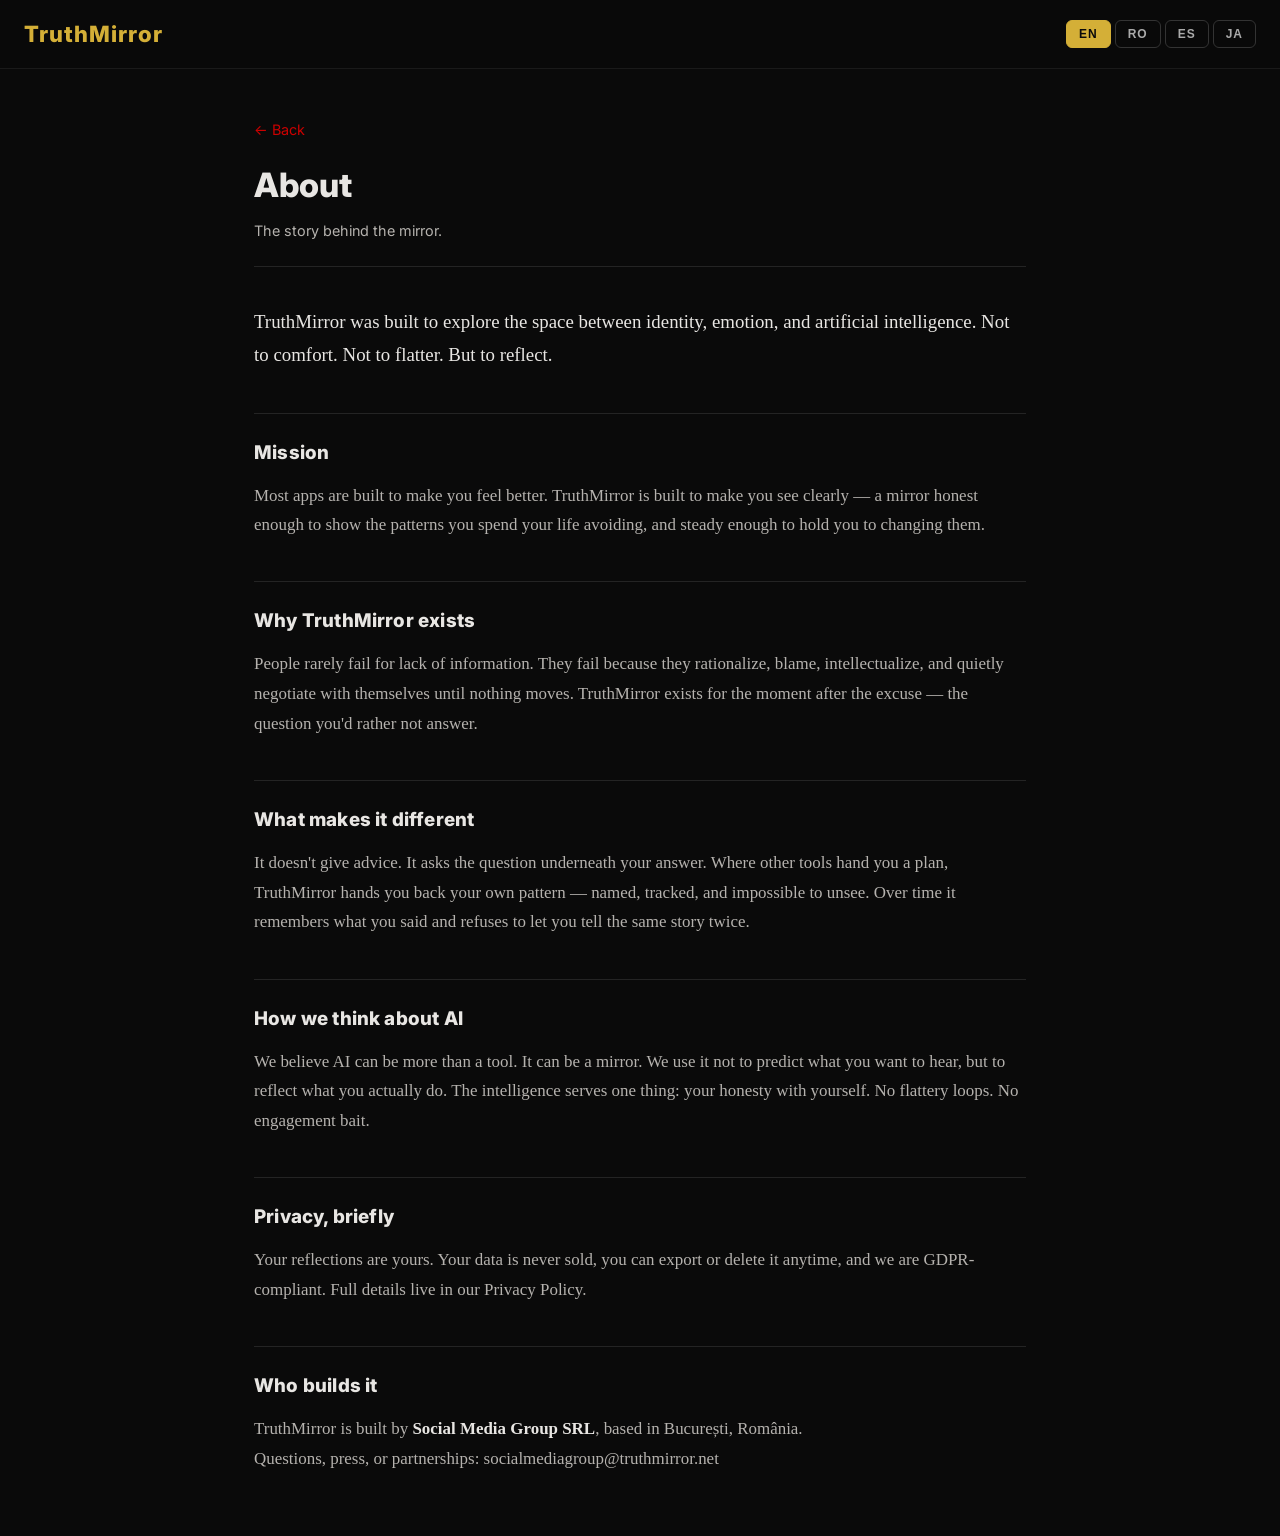
<file: about.html>
<!DOCTYPE html>
<html lang="en">
<head>
  <meta charset="UTF-8">
  <meta name="viewport" content="width=device-width, initial-scale=1.0">
  <title>About — TruthMirror</title>
  <link rel="icon" type="image/png" sizes="32x32" href="/favicon-32.png">
  <link rel="icon" type="image/png" sizes="512x512" href="/favicon.png">
  <link rel="apple-touch-icon" sizes="180x180" href="/apple-touch-icon.png">
  <meta name="description" content="TruthMirror was built to explore the space between identity, emotion and AI. Not to comfort. Not to flatter. But to reflect. The story behind the mirror that won't lie to you.">
  <link rel="canonical" href="https://www.truthmirror.net/about">
  <!-- Open Graph -->
  <meta property="og:type" content="website">
  <meta property="og:site_name" content="TruthMirror">
  <meta property="og:url" content="https://www.truthmirror.net/about">
  <meta property="og:title" content="About — TruthMirror">
  <meta property="og:description" content="TruthMirror was built to explore the space between identity, emotion and AI. Not to comfort. Not to flatter. But to reflect. The story behind the mirror that won't lie to you.">
  <meta property="og:image" content="https://www.truthmirror.net/og-image.png">
  <meta property="og:image:width" content="1200">
  <meta property="og:image:height" content="630">
  <meta property="og:locale" content="en_US">
  <!-- Twitter -->
  <meta name="twitter:card" content="summary_large_image">
  <meta name="twitter:title" content="About — TruthMirror">
  <meta name="twitter:description" content="TruthMirror was built to explore the space between identity, emotion and AI. Not to comfort. Not to flatter. But to reflect. The story behind the mirror that won't lie to you.">
  <meta name="twitter:image" content="https://www.truthmirror.net/og-image.png">
  <link rel="stylesheet" href="styles.css">
  <link href="https://fonts.googleapis.com/css2?family=Inter:wght@400;500;600;700;800&display=swap" rel="stylesheet">
  <style>
    /* ---- Stil dedicat documentului (la fel ca pe terms / privacy) ---- */
    .legal-page {
      --ld-accent: #CC0000;
      --ld-text: #e8e6e3;
      --ld-text-muted: #b5b2ae;
      --ld-border: #242424;
      max-width: 820px;
      margin: 0 auto;
    }
    .legal-page h1 {
      font-family: 'Inter', sans-serif;
      font-size: 2.1rem;
      font-weight: 800;
      letter-spacing: -0.01em;
      line-height: 1.15;
      color: var(--ld-text);
      margin-bottom: 0.3rem;
    }
    .legal-page .meta {
      font-family: 'Inter', sans-serif;
      font-size: 0.9rem;
      color: var(--ld-text-muted);
      margin-bottom: 2.4rem;
      padding-bottom: 1.4rem;
      border-bottom: 1px solid var(--ld-border);
    }
    .legal-page h2 {
      font-family: 'Inter', sans-serif;
      font-size: 1.18rem;
      font-weight: 800;
      letter-spacing: 0.01em;
      color: var(--ld-text);
      margin: 2.6rem 0 0.8rem;
      padding-top: 1.5rem;
      border-top: 1px solid var(--ld-border);
    }
    .legal-page p {
      font-family: 'Georgia', 'Iowan Old Style', 'Palatino', serif;
      color: var(--ld-text-muted);
      line-height: 1.75;
      font-size: 1.06rem;
      margin: 0.8rem 0;
    }
    .legal-page p.meta { font-family: 'Inter', sans-serif; }
    .legal-page a { color: var(--ld-accent); }
    .legal-page strong { color: var(--ld-text); font-weight: 700; }
    .legal-page .back-link {
      font-family: 'Inter', sans-serif;
      font-size: 0.9rem;
      display: inline-block;
      margin-bottom: 1.6rem;
    }
    @media (max-width: 600px) {
      .legal-page h1 { font-size: 1.6rem; }
      .legal-page h2 { font-size: 1.05rem; }
      .legal-page p { font-size: 1rem; }
    }
  </style>
  <script type="application/ld+json">
  {
    "@context": "https://schema.org",
    "@type": "AboutPage",
    "name": "About TruthMirror",
    "url": "https://www.truthmirror.net/about",
    "mainEntity": {
      "@type": "Organization",
      "name": "TruthMirror",
      "url": "https://www.truthmirror.net",
      "email": "socialmediagroup@truthmirror.net",
      "description": "An AI that asks the questions you've been avoiding. No advice. No comfort. Just truth.",
      "parentOrganization": {
        "@type": "Organization",
        "name": "Social Media Group SRL",
        "address": { "@type": "PostalAddress", "addressLocality": "București", "addressCountry": "RO" }
      }
    }
  }
  </script>
</head>
<body>
  <nav class="navbar">
    <a href="/" class="logo">TruthMirror</a>
    <!-- Same language switch as the homepage. Remove this block if you want About to be English-only like the legal pages. -->
    <div class="lang-switch">
      <button data-lang="en">EN</button>
      <button data-lang="ro">RO</button>
      <button data-lang="es">ES</button>
      <button data-lang="ja">JA</button>
    </div>
  </nav>

  <div class="container">
    <div class="legal-page">
      <a href="/" class="back-link" data-i18n="about.back">← Back</a>
      <h1 data-i18n="about.title">About</h1>
      <p class="meta" data-i18n="about.meta">The story behind the mirror.</p>

      <p style="font-size: 1.18rem; color: var(--ld-text);" data-i18n="about.lead">
        TruthMirror was built to explore the space between identity, emotion, and artificial intelligence. Not to comfort. Not to flatter. But to reflect.
      </p>

      <h2 data-i18n="about.mission.h">Mission</h2>
      <p data-i18n="about.mission.p">
        Most apps are built to make you feel better. TruthMirror is built to make you see clearly — a mirror honest enough to show the patterns you spend your life avoiding, and steady enough to hold you to changing them.
      </p>

      <h2 data-i18n="about.why.h">Why TruthMirror exists</h2>
      <p data-i18n="about.why.p">
        People rarely fail for lack of information. They fail because they rationalize, blame, intellectualize, and quietly negotiate with themselves until nothing moves. TruthMirror exists for the moment after the excuse — the question you'd rather not answer.
      </p>

      <h2 data-i18n="about.diff.h">What makes it different</h2>
      <p data-i18n="about.diff.p">
        It doesn't give advice. It asks the question underneath your answer. Where other tools hand you a plan, TruthMirror hands you back your own pattern — named, tracked, and impossible to unsee. Over time it remembers what you said and refuses to let you tell the same story twice.
      </p>

      <h2 data-i18n="about.ai.h">How we think about AI</h2>
      <p data-i18n="about.ai.p">
        We believe AI can be more than a tool. It can be a mirror. We use it not to predict what you want to hear, but to reflect what you actually do. The intelligence serves one thing: your honesty with yourself. No flattery loops. No engagement bait.
      </p>

      <h2 data-i18n="about.privacy.h">Privacy, briefly</h2>
      <p data-i18n="about.privacy.p">
        Your reflections are yours. Your data is never sold, you can export or delete it anytime, and we are GDPR-compliant. Full details live in our <a href="/privacy" style="color: var(--accent);">Privacy Policy</a>.
      </p>

      <h2 data-i18n="about.company.h">Who builds it</h2>
      <p style="line-height: 1.8;" data-i18n="about.company.p">
        TruthMirror is built by <strong>Social Media Group SRL</strong>, based in București, România.<br>
        Questions, press, or partnerships: <a href="mailto:socialmediagroup@truthmirror.net" style="color: var(--accent);">socialmediagroup@truthmirror.net</a>
      </p>
    </div>
  </div>

  <script>
    const aboutI18n = {
      en: {
        'about.back': '← Back',
        'about.title': 'About',
        'about.meta': 'The story behind the mirror.',
        'about.lead': 'TruthMirror was built to explore the space between identity, emotion, and artificial intelligence. Not to comfort. Not to flatter. But to reflect.',
        'about.mission.h': 'Mission',
        'about.mission.p': 'Most apps are built to make you feel better. TruthMirror is built to make you see clearly — a mirror honest enough to show the patterns you spend your life avoiding, and steady enough to hold you to changing them.',
        'about.why.h': 'Why TruthMirror exists',
        'about.why.p': "People rarely fail for lack of information. They fail because they rationalize, blame, intellectualize, and quietly negotiate with themselves until nothing moves. TruthMirror exists for the moment after the excuse — the question you'd rather not answer.",
        'about.diff.h': 'What makes it different',
        'about.diff.p': "It doesn't give advice. It asks the question underneath your answer. Where other tools hand you a plan, TruthMirror hands you back your own pattern — named, tracked, and impossible to unsee. Over time it remembers what you said and refuses to let you tell the same story twice.",
        'about.ai.h': 'How we think about AI',
        'about.ai.p': 'We believe AI can be more than a tool. It can be a mirror. We use it not to predict what you want to hear, but to reflect what you actually do. The intelligence serves one thing: your honesty with yourself. No flattery loops. No engagement bait.',
        'about.privacy.h': 'Privacy, briefly',
        'about.privacy.p': 'Your reflections are yours. Your data is never sold, you can export or delete it anytime, and we are GDPR-compliant. Full details live in our <a href="/privacy" style="color: var(--accent);">Privacy Policy</a>.',
        'about.company.h': 'Who builds it',
        'about.company.p': 'TruthMirror is built by <strong>Social Media Group SRL</strong>, based in București, România.<br>Questions, press, or partnerships: <a href="mailto:socialmediagroup@truthmirror.net" style="color: var(--accent);">socialmediagroup@truthmirror.net</a>',
      },
      ro: {
        'about.back': '← Înapoi',
        'about.title': 'Despre',
        'about.meta': 'Povestea din spatele oglinzii.',
        'about.lead': 'TruthMirror a fost creat ca să exploreze spațiul dintre identitate, emoție și inteligența artificială. Fără să te aline. Fără să te flateze. Doar ca să reflecte.',
        'about.mission.h': 'Misiune',
        'about.mission.p': 'Majoritatea aplicațiilor sunt făcute ca să te simți mai bine. TruthMirror e făcut ca să vezi clar — o oglindă suficient de sinceră cât să-ți arate pattern-urile pe care le eviți o viață întreagă și suficient de fermă cât să te țină responsabil să le schimbi.',
        'about.why.h': 'De ce există TruthMirror',
        'about.why.p': 'Oamenii rareori eșuează din lipsă de informație. Eșuează pentru că raționalizează, învinovățesc, intelectualizează și se tot negociază cu ei înșiși până nu se mai mișcă nimic. TruthMirror există pentru momentul de după scuză — întrebarea la care preferi să nu răspunzi.',
        'about.diff.h': 'Ce îl face diferit',
        'about.diff.p': 'Nu îți dă sfaturi. Pune întrebarea de sub răspunsul tău. Acolo unde alte aplicații îți dau un plan, TruthMirror îți dă înapoi propriul pattern — numit, urmărit și imposibil de ignorat. În timp, își amintește ce ai spus și nu te lasă să spui aceeași poveste de două ori.',
        'about.ai.h': 'Cum gândim despre AI',
        'about.ai.p': 'Credem că AI-ul poate fi mai mult decât o unealtă. Poate fi o oglindă. Îl folosim nu ca să prezicem ce vrei să auzi, ci ca să reflecte ce faci de fapt. Inteligența servește un singur lucru: sinceritatea ta cu tine însuți. Fără bucle de lingușire. Fără momeli de engagement.',
        'about.privacy.h': 'Pe scurt, despre confidențialitate',
        'about.privacy.p': 'Reflecțiile tale îți aparțin. Datele tale nu se vând niciodată, le poți exporta sau șterge oricând și respectăm GDPR. Detalii complete în <a href="/privacy" style="color: var(--accent);">Politica de confidențialitate</a>.',
        'about.company.h': 'Cine îl construiește',
        'about.company.p': 'TruthMirror este creat de <strong>Social Media Group SRL</strong>, cu sediul în București, România.<br>Întrebări, presă sau parteneriate: <a href="mailto:socialmediagroup@truthmirror.net" style="color: var(--accent);">socialmediagroup@truthmirror.net</a>',
      },
      es: {
        'about.back': '← Volver',
        'about.title': 'Acerca de',
        'about.meta': 'La historia detrás del espejo.',
        'about.lead': 'TruthMirror fue creado para explorar el espacio entre identidad, emoción e inteligencia artificial. Sin consolarte. Sin halagarte. Solo para reflejar.',
        'about.mission.h': 'Misión',
        'about.mission.p': 'La mayoría de las apps están hechas para que te sientas mejor. TruthMirror está hecho para que veas con claridad — un espejo lo bastante honesto para mostrarte los patrones que llevas toda la vida evitando, y lo bastante firme para exigirte cambiarlos.',
        'about.why.h': 'Por qué existe TruthMirror',
        'about.why.p': 'La gente rara vez fracasa por falta de información. Fracasa porque racionaliza, culpa, intelectualiza y negocia consigo misma en silencio hasta que nada se mueve. TruthMirror existe para el momento después de la excusa — la pregunta que preferirías no responder.',
        'about.diff.h': 'Qué lo hace diferente',
        'about.diff.p': 'No da consejos. Hace la pregunta que hay debajo de tu respuesta. Donde otras apps te dan un plan, TruthMirror te devuelve tu propio patrón — nombrado, registrado e imposible de no ver. Con el tiempo recuerda lo que dijiste y no te deja contar la misma historia dos veces.',
        'about.ai.h': 'Cómo pensamos sobre la IA',
        'about.ai.p': 'Creemos que la IA puede ser más que una herramienta. Puede ser un espejo. La usamos no para predecir lo que quieres oír, sino para reflejar lo que realmente haces. La inteligencia sirve a una sola cosa: tu honestidad contigo mismo. Sin bucles de halago. Sin cebos de interacción.',
        'about.privacy.h': 'Privacidad, en breve',
        'about.privacy.p': 'Tus reflexiones son tuyas. Tus datos nunca se venden, puedes exportarlos o eliminarlos cuando quieras y cumplimos el RGPD. Detalles completos en nuestra <a href="/privacy" style="color: var(--accent);">Política de privacidad</a>.',
        'about.company.h': 'Quién lo construye',
        'about.company.p': 'TruthMirror está creado por <strong>Social Media Group SRL</strong>, con sede en Bucarest, Rumanía.<br>Preguntas, prensa o colaboraciones: <a href="mailto:socialmediagroup@truthmirror.net" style="color: var(--accent);">socialmediagroup@truthmirror.net</a>',
      },
      ja: {
        'about.back': '← 戻る',
        'about.title': '概要',
        'about.meta': '鏡の裏側にある物語。',
        'about.lead': 'TruthMirror は、アイデンティティ、感情、そして人工知能のあいだの空間を探るために作られました。慰めるためではなく。媚びるためでもなく。ただ、映すために。',
        'about.mission.h': 'ミッション',
        'about.mission.p': '多くのアプリは、あなたの気分を良くするために作られています。TruthMirror は、はっきりと見えるようにするために作られました——あなたが一生避けてきたパターンを映し出すほど正直で、それを変えるよう促し続けるほど揺るがない鏡です。',
        'about.why.h': 'なぜ TruthMirror が存在するのか',
        'about.why.p': '人が失敗するのは、情報が足りないからではありません。合理化し、責任を転嫁し、理屈をこね、自分自身と静かに交渉し続けて、結局何も動かなくなるからです。TruthMirror は、言い訳のその先——あなたが答えたくない問いのために存在します。',
        'about.diff.h': '何が違うのか',
        'about.diff.p': '助言はしません。あなたの答えの下にある問いを投げかけます。他のアプリが計画を手渡すところで、TruthMirror はあなた自身のパターンを返します——名前をつけ、記録し、もう見て見ぬふりはできない形で。時間とともに、あなたが言ったことを記憶し、同じ物語を二度語ることを許しません。',
        'about.ai.h': 'AI についての考え方',
        'about.ai.p': '私たちは、AI が単なる道具以上のものになれると信じています。鏡になれるのです。私たちは AI を、あなたが聞きたいことを予測するためではなく、あなたが実際にしていることを映すために使います。その知性が仕えるのはただ一つ——あなた自身への誠実さです。媚びのループも、関心を引くための餌もありません。',
        'about.privacy.h': 'プライバシーについて、簡潔に',
        'about.privacy.p': 'あなたの内省は、あなたのものです。データが販売されることは決してなく、いつでもエクスポート・削除でき、GDPR に準拠しています。詳細は<a href="/privacy" style="color: var(--accent);">プライバシーポリシー</a>をご覧ください。',
        'about.company.h': '運営者',
        'about.company.p': 'TruthMirror は、ルーマニア・ブカレストを拠点とする <strong>Social Media Group SRL</strong> によって運営されています。<br>お問い合わせ、取材、提携について: <a href="mailto:socialmediagroup@truthmirror.net" style="color: var(--accent);">socialmediagroup@truthmirror.net</a>',
      },
    };

    function applyAboutLang(lang) {
      const t = aboutI18n[lang] || aboutI18n.en;
      document.documentElement.lang = lang;
      document.querySelectorAll('[data-i18n]').forEach(function (el) {
        var key = el.getAttribute('data-i18n');
        if (t[key] != null) el.innerHTML = t[key];
      });
      document.querySelectorAll('.lang-switch button').forEach(function (btn) {
        btn.classList.toggle('active', btn.dataset.lang === lang);
      });
      localStorage.setItem('tm.site.lang', lang);
    }

    function detectInitialLang() {
      var saved = localStorage.getItem('tm.site.lang');
      if (saved && aboutI18n[saved]) return saved;
      var browser = (navigator.language || 'en').slice(0, 2);
      return aboutI18n[browser] ? browser : 'en';
    }

    document.addEventListener('DOMContentLoaded', function () {
      applyAboutLang(detectInitialLang());
      document.querySelectorAll('.lang-switch button').forEach(function (btn) {
        btn.addEventListener('click', function () { applyAboutLang(btn.dataset.lang); });
      });
    });
  </script>
</body>
</html>
</file>
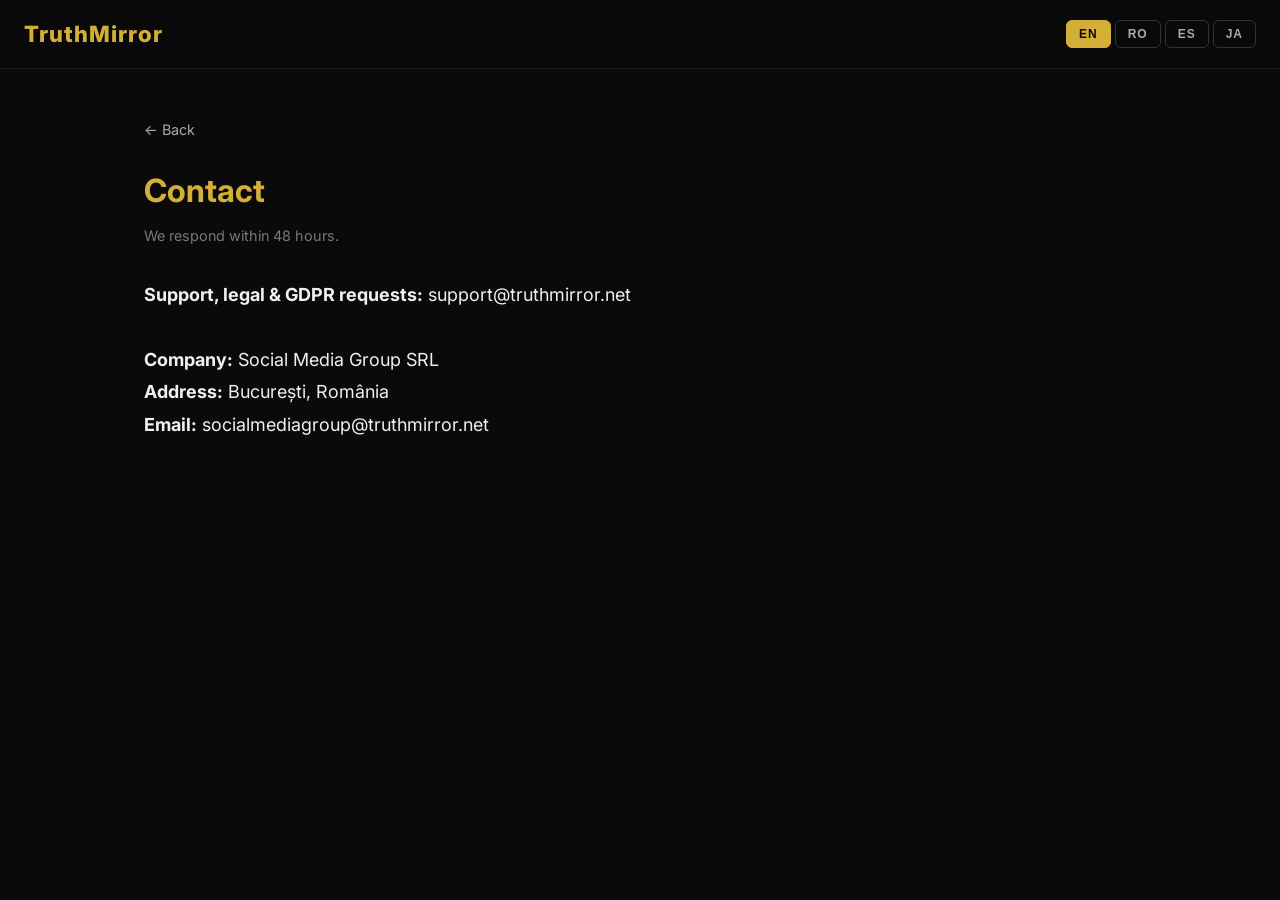
<file: contact.html>
<!DOCTYPE html>
<html lang="en">
<head>
  <meta charset="UTF-8">
  <meta name="viewport" content="width=device-width, initial-scale=1.0">
  <title>Contact — TruthMirror</title>
  <link rel="icon" type="image/png" sizes="32x32" href="/favicon-32.png">
  <link rel="icon" type="image/png" sizes="512x512" href="/favicon.png">
  <link rel="apple-touch-icon" sizes="180x180" href="/apple-touch-icon.png">
  <meta name="description" content="Get in touch with TruthMirror. Support, legal and GDPR requests, plus company contact details.">
  <link rel="canonical" href="https://www.truthmirror.net/contact">
  <!-- Open Graph -->
  <meta property="og:type" content="website">
  <meta property="og:site_name" content="TruthMirror">
  <meta property="og:url" content="https://www.truthmirror.net/contact">
  <meta property="og:title" content="Contact — TruthMirror">
  <meta property="og:description" content="Get in touch with TruthMirror. Support, legal and GDPR requests, plus company contact details.">
  <meta property="og:image" content="https://www.truthmirror.net/og-image.png">
  <meta property="og:image:width" content="1200">
  <meta property="og:image:height" content="630">
  <meta property="og:locale" content="en_US">
  <!-- Twitter -->
  <meta name="twitter:card" content="summary_large_image">
  <meta name="twitter:title" content="Contact — TruthMirror">
  <meta name="twitter:description" content="Get in touch with TruthMirror. Support, legal and GDPR requests, plus company contact details.">
  <meta name="twitter:image" content="https://www.truthmirror.net/og-image.png">
  <link rel="stylesheet" href="styles.css">
  <link href="https://fonts.googleapis.com/css2?family=Inter:wght@400;500;600;700;800&display=swap" rel="stylesheet">
</head>
<body>
  <nav class="navbar">
    <a href="/" class="logo">TruthMirror</a>
    <div class="lang-switch">
      <button data-lang="en">EN</button>
      <button data-lang="ro">RO</button>
      <button data-lang="es">ES</button>
      <button data-lang="ja">JA</button>
    </div>
  </nav>

  <div class="container">
    <div class="legal-page">
      <a href="/" class="back-link" data-i18n="contact.back">← Back</a>
      <h1 data-i18n="contact.title">Contact</h1>
      <p class="meta" data-i18n="contact.meta">We respond within 48 hours.</p>

      <p style="font-size: 18px; line-height: 1.8; color: var(--text);" data-i18n="contact.body">
        <strong>Support, legal &amp; GDPR requests:</strong> <a href="mailto:support@truthmirror.net" style="color: var(--accent);">support@truthmirror.net</a><br><br>
        <strong>Company:</strong> Social Media Group SRL<br>
        <strong>Address:</strong> București, România<br>
        <strong>Email:</strong> <a href="mailto:socialmediagroup@truthmirror.net" style="color: var(--accent);">socialmediagroup@truthmirror.net</a>
      </p>
    </div>
  </div>

  <script>
    const contactI18n = {
      en: {
        'contact.back': '← Back',
        'contact.title': 'Contact',
        'contact.meta': 'We respond within 48 hours.',
        'contact.body': '<strong>Support, legal &amp; GDPR requests:</strong> <a href="mailto:support@truthmirror.net" style="color: var(--accent);">support@truthmirror.net</a><br><br><strong>Company:</strong> Social Media Group SRL<br><strong>Address:</strong> București, România<br><strong>Email:</strong> <a href="mailto:socialmediagroup@truthmirror.net" style="color: var(--accent);">socialmediagroup@truthmirror.net</a>',
      },
      ro: {
        'contact.back': '← Înapoi',
        'contact.title': 'Contact',
        'contact.meta': 'Răspundem în 48 de ore.',
        'contact.body': '<strong>Suport, legal și cereri GDPR:</strong> <a href="mailto:support@truthmirror.net" style="color: var(--accent);">support@truthmirror.net</a><br><br><strong>Companie:</strong> Social Media Group SRL<br><strong>Adresă:</strong> București, România<br><strong>Email:</strong> <a href="mailto:socialmediagroup@truthmirror.net" style="color: var(--accent);">socialmediagroup@truthmirror.net</a>',
      },
      es: {
        'contact.back': '← Volver',
        'contact.title': 'Contacto',
        'contact.meta': 'Respondemos en 48 horas.',
        'contact.body': '<strong>Soporte, legal y solicitudes RGPD:</strong> <a href="mailto:support@truthmirror.net" style="color: var(--accent);">support@truthmirror.net</a><br><br><strong>Empresa:</strong> Social Media Group SRL<br><strong>Dirección:</strong> Bucarest, Rumanía<br><strong>Email:</strong> <a href="mailto:socialmediagroup@truthmirror.net" style="color: var(--accent);">socialmediagroup@truthmirror.net</a>',
      },
      ja: {
        'contact.back': '← 戻る',
        'contact.title': 'お問い合わせ',
        'contact.meta': '48時間以内に返信いたします。',
        'contact.body': '<strong>サポート・法務・GDPR に関するご請求:</strong> <a href="mailto:support@truthmirror.net" style="color: var(--accent);">support@truthmirror.net</a><br><br><strong>会社:</strong> Social Media Group SRL<br><strong>所在地:</strong> ルーマニア・ブカレスト<br><strong>メール:</strong> <a href="mailto:socialmediagroup@truthmirror.net" style="color: var(--accent);">socialmediagroup@truthmirror.net</a>',
      },
    };

    function applyContactLang(lang) {
      const t = contactI18n[lang] || contactI18n.en;
      document.documentElement.lang = lang;
      document.querySelectorAll('[data-i18n]').forEach(function (el) {
        var key = el.getAttribute('data-i18n');
        if (t[key] != null) el.innerHTML = t[key];
      });
      document.querySelectorAll('.lang-switch button').forEach(function (btn) {
        btn.classList.toggle('active', btn.dataset.lang === lang);
      });
      localStorage.setItem('tm.site.lang', lang);
    }

    function detectInitialLang() {
      var saved = localStorage.getItem('tm.site.lang');
      if (saved && contactI18n[saved]) return saved;
      var browser = (navigator.language || 'en').slice(0, 2);
      return contactI18n[browser] ? browser : 'en';
    }

    document.addEventListener('DOMContentLoaded', function () {
      applyContactLang(detectInitialLang());
      document.querySelectorAll('.lang-switch button').forEach(function (btn) {
        btn.addEventListener('click', function () { applyContactLang(btn.dataset.lang); });
      });
    });
  </script>
</body>
</html>
</file>
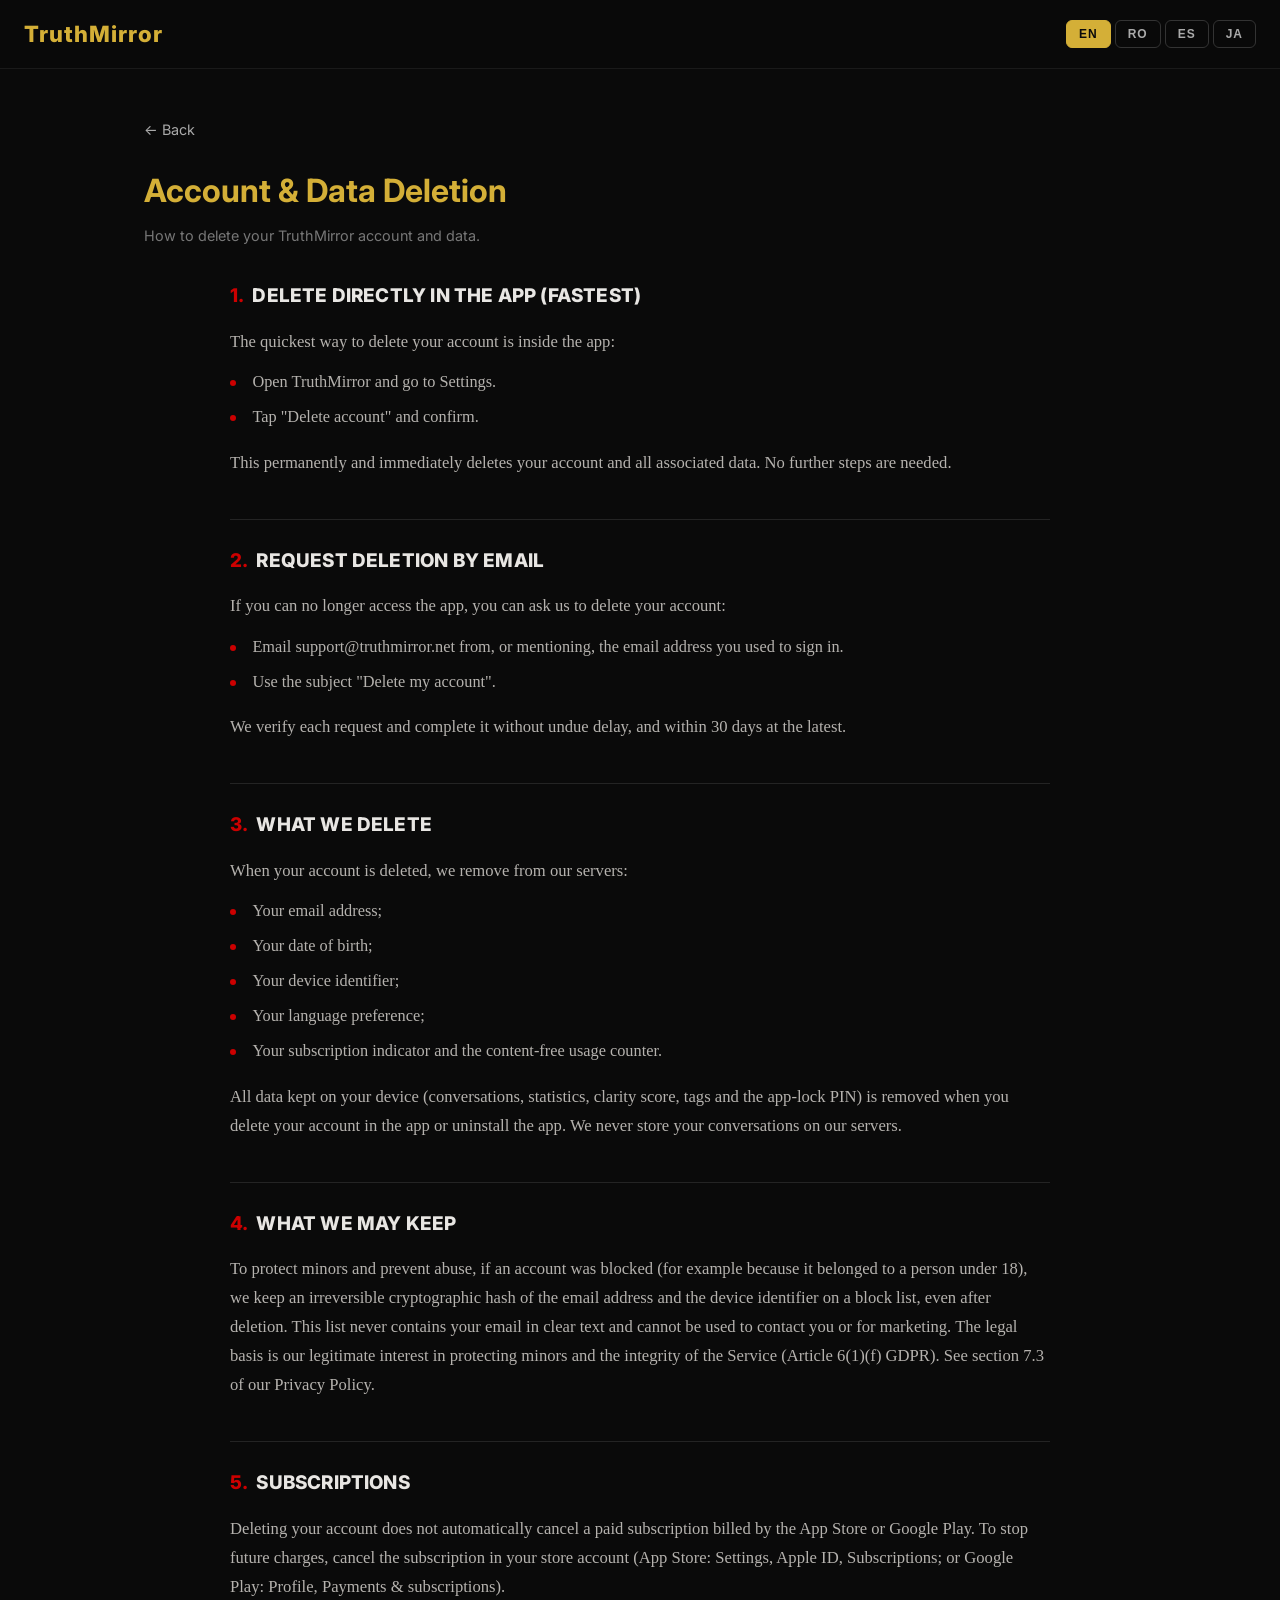
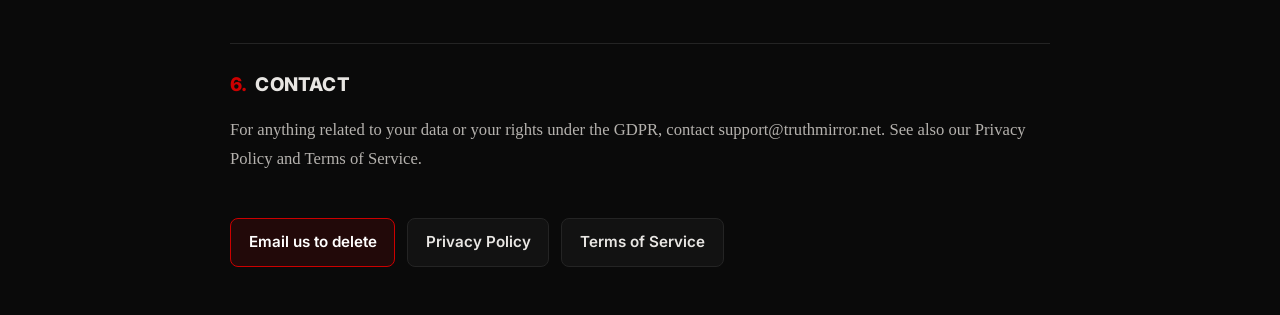
<file: delete-account.html>
<!DOCTYPE html>
<html lang="en">
<head>
  <meta charset="UTF-8">
  <meta name="viewport" content="width=device-width, initial-scale=1.0">
  <title>Account &amp; Data Deletion — TruthMirror</title>
  <link rel="icon" type="image/png" sizes="32x32" href="/favicon-32.png">
  <link rel="icon" type="image/png" sizes="512x512" href="/favicon.png">
  <link rel="apple-touch-icon" sizes="180x180" href="/apple-touch-icon.png">
  <meta name="description" content="How to delete your TruthMirror account and the data associated with it — in-app or by email — and what we delete or retain under the GDPR.">
  <link rel="canonical" href="https://www.truthmirror.net/delete-account">
  <!-- Open Graph -->
  <meta property="og:type" content="website">
  <meta property="og:site_name" content="TruthMirror">
  <meta property="og:url" content="https://www.truthmirror.net/delete-account">
  <meta property="og:title" content="Account &amp; Data Deletion — TruthMirror">
  <meta property="og:description" content="How to delete your TruthMirror account and data — in-app or by email.">
  <meta property="og:image" content="https://www.truthmirror.net/og-image.png">
  <meta property="og:image:width" content="1200">
  <meta property="og:image:height" content="630">
  <meta property="og:locale" content="en_US">
  <!-- Twitter -->
  <meta name="twitter:card" content="summary_large_image">
  <meta name="twitter:title" content="Account &amp; Data Deletion — TruthMirror">
  <meta name="twitter:description" content="How to delete your TruthMirror account and data — in-app or by email.">
  <meta name="twitter:image" content="https://www.truthmirror.net/og-image.png">
  <link rel="stylesheet" href="styles.css">
  <link href="https://fonts.googleapis.com/css2?family=Inter:wght@400;500;600;700;800&display=swap" rel="stylesheet">
  <style>
    /* ---- Stil dedicat documentului legal (self-contained, identic cu privacy/terms) ---- */
    .legal-doc {
      --ld-accent: #CC0000;
      --ld-accent-soft: rgba(204, 0, 0, 0.10);
      --ld-accent-line: rgba(204, 0, 0, 0.35);
      --ld-text: #e8e6e3;
      --ld-text-muted: #b5b2ae;
      --ld-text-dim: #8a8784;
      --ld-border: #242424;
      --ld-surface: #121212;
      max-width: 820px;
      margin: 0 auto;
      font-family: 'Georgia', 'Iowan Old Style', 'Palatino', serif;
      line-height: 1.75;
      color: var(--ld-text-muted);
    }
    .legal-doc .ld-section {
      font-family: 'Inter', sans-serif;
      font-size: 1.18rem;
      font-weight: 800;
      letter-spacing: 0.01em;
      color: var(--ld-text);
      margin: 2.6rem 0 0.9rem;
      padding-top: 1.5rem;
      border-top: 1px solid var(--ld-border);
      scroll-margin-top: 1rem;
    }
    .legal-doc .ld-section:first-child { border-top: none; padding-top: 0; margin-top: 0.5rem; }
    .legal-doc .ld-section .ld-num { color: var(--ld-accent); margin-right: 0.5rem; }
    .legal-doc .ld-sub {
      font-family: 'Inter', sans-serif;
      font-size: 0.98rem;
      font-weight: 700;
      color: var(--ld-text-muted);
      margin: 1.4rem 0 0.45rem;
    }
    .legal-doc .ld-sub .ld-subnum { color: var(--ld-text); font-weight: 800; margin-right: 0.35rem; }
    .legal-doc .ld-p { margin: 0.8rem 0; font-size: 1.04rem; }
    .legal-doc .ld-list { list-style: none; margin: 0.6rem 0 1rem; padding: 0; }
    .legal-doc .ld-list li {
      position: relative; padding-left: 1.4rem; margin: 0.4rem 0; font-size: 1.02rem;
    }
    .legal-doc .ld-list li::before {
      content: ""; position: absolute; left: 0; top: 0.72em;
      width: 6px; height: 6px; background: var(--ld-accent); border-radius: 50%;
    }
    .legal-doc strong { color: var(--ld-text); font-weight: 700; }
    .legal-doc a { color: var(--ld-accent); }

    /* ---- Rând de acțiuni (linkuri clicabile către email / privacy / terms) ---- */
    .delete-actions {
      max-width: 820px;
      margin: 2.8rem auto 0;
      display: flex;
      flex-wrap: wrap;
      gap: 12px;
    }
    .delete-actions a {
      font-family: 'Inter', sans-serif;
      font-size: 0.95rem;
      font-weight: 600;
      text-decoration: none;
      padding: 0.7rem 1.1rem;
      border-radius: 8px;
      border: 1px solid #242424;
      color: #e8e6e3;
      background: #121212;
      transition: border-color 0.15s ease, color 0.15s ease;
    }
    .delete-actions a.primary {
      border-color: #CC0000;
      color: #fff;
      background: rgba(204, 0, 0, 0.12);
    }
    .delete-actions a:hover { border-color: #CC0000; color: #fff; }

    @media (max-width: 600px) {
      .legal-doc .ld-section { font-size: 1.05rem; }
      .legal-doc .ld-p, .legal-doc .ld-list li { font-size: 1rem; }
      .delete-actions a { width: 100%; text-align: center; }
    }
  </style>
</head>
<body>
  <nav class="navbar">
    <a href="/" class="logo">TruthMirror</a>
    <div class="lang-switch">
      <button data-lang="en" class="active">EN</button>
      <button data-lang="ro">RO</button>
      <button data-lang="es">ES</button>
      <button data-lang="ja">JA</button>
    </div>
  </nav>

  <div class="container">
    <div class="legal-page">
      <a href="/" class="back-link">← <span data-i18n="back">Back</span></a>
      <h1 data-i18n="title">Account &amp; Data Deletion</h1>
      <p class="meta" data-i18n="subtitle">How to delete your TruthMirror account and data.</p>

      <div id="legalContent" class="legal-doc">Loading...</div>

      <div class="delete-actions">
        <a class="primary" id="emailBtn" href="mailto:support@truthmirror.net?subject=Delete%20my%20account" data-i18n="emailBtn">Email us to delete</a>
        <a href="/privacy" data-i18n="privacyBtn">Privacy Policy</a>
        <a href="/terms" data-i18n="termsBtn">Terms of Service</a>
      </div>
    </div>
  </div>

  <script>
    // ---- Conținut per limbă (text simplu; parserul îl transformă în HTML stilizat,
    //      identic cu paginile Privacy/Terms). Emailul apare ca text lizibil aici
    //      și ca link clicabil în rândul de acțiuni de mai jos. ----
    const CONTENT = {
      en: `ACCOUNT & DATA DELETION
TruthMirror

1. DELETE DIRECTLY IN THE APP (FASTEST)
The quickest way to delete your account is inside the app:
- Open TruthMirror and go to Settings.
- Tap "Delete account" and confirm.
This permanently and immediately deletes your account and all associated data. No further steps are needed.

2. REQUEST DELETION BY EMAIL
If you can no longer access the app, you can ask us to delete your account:
- Email support@truthmirror.net from, or mentioning, the email address you used to sign in.
- Use the subject "Delete my account".
We verify each request and complete it without undue delay, and within 30 days at the latest.

3. WHAT WE DELETE
When your account is deleted, we remove from our servers:
- Your email address;
- Your date of birth;
- Your device identifier;
- Your language preference;
- Your subscription indicator and the content-free usage counter.
All data kept on your device (conversations, statistics, clarity score, tags and the app-lock PIN) is removed when you delete your account in the app or uninstall the app. We never store your conversations on our servers.

4. WHAT WE MAY KEEP
To protect minors and prevent abuse, if an account was blocked (for example because it belonged to a person under 18), we keep an irreversible cryptographic hash of the email address and the device identifier on a block list, even after deletion. This list never contains your email in clear text and cannot be used to contact you or for marketing. The legal basis is our legitimate interest in protecting minors and the integrity of the Service (Article 6(1)(f) GDPR). See section 7.3 of our Privacy Policy.

5. SUBSCRIPTIONS
Deleting your account does not automatically cancel a paid subscription billed by the App Store or Google Play. To stop future charges, cancel the subscription in your store account (App Store: Settings, Apple ID, Subscriptions; or Google Play: Profile, Payments & subscriptions).

6. CONTACT
For anything related to your data or your rights under the GDPR, contact support@truthmirror.net. See also our Privacy Policy and Terms of Service.`,

      ro: `ȘTERGEREA CONTULUI ȘI A DATELOR
TruthMirror

1. ȘTERGE DIRECT DIN APLICAȚIE (CEL MAI RAPID)
Cel mai rapid mod de a-ți șterge contul este din aplicație:
- Deschide TruthMirror și mergi la Setări.
- Apasă „Șterge contul" și confirmă.
Asta îți șterge definitiv și imediat contul și toate datele asociate. Nu mai e nevoie de niciun alt pas.

2. CERE ȘTERGEREA PRIN EMAIL
Dacă nu mai poți accesa aplicația, ne poți cere să-ți ștergem contul:
- Scrie la support@truthmirror.net de pe adresa de email cu care te-ai autentificat (sau menționând-o).
- Folosește subiectul „Șterge contul meu".
Verificăm fiecare cerere și o procesăm fără întârziere nejustificată, în cel mult 30 de zile.

3. CE ȘTERGEM
Când contul tău este șters, eliminăm de pe serverele noastre:
- Adresa ta de email;
- Data nașterii;
- Identificatorul dispozitivului;
- Preferința de limbă;
- Indicatorul abonamentului și contorul de utilizare fără conținut.
Toate datele păstrate pe dispozitivul tău (conversații, statistici, scorul de claritate, etichete și PIN-ul de blocare) sunt eliminate când îți ștergi contul din aplicație sau când dezinstalezi aplicația. Nu stocăm niciodată conversațiile tale pe serverele noastre.

4. CE PUTEM PĂSTRA
Pentru protecția minorilor și prevenirea abuzului, dacă un cont a fost blocat (de exemplu pentru că aparținea unei persoane sub 18 ani), păstrăm pe o listă de blocare o versiune criptografică ireversibilă (hash) a adresei de email și identificatorul dispozitivului, chiar și după ștergere. Această listă nu conține niciodată emailul tău în clar și nu poate fi folosită pentru a te contacta sau pentru marketing. Baza legală este interesul nostru legitim de a proteja minorii și integritatea Serviciului (Articolul 6(1)(f) GDPR). Vezi secțiunea 7.3 din Politica de confidențialitate.

5. ABONAMENTE
Ștergerea contului nu anulează automat un abonament plătit facturat prin App Store sau Google Play. Ca să oprești plățile viitoare, anulează abonamentul din contul tău de store (App Store: Setări, Apple ID, Abonamente; sau Google Play: Profil, Plăți și abonamente).

6. CONTACT
Pentru orice legat de datele tale sau de drepturile tale conform GDPR, scrie la support@truthmirror.net. Vezi și Politica de confidențialitate și Termenii și condițiile.`,

      es: `ELIMINACIÓN DE CUENTA Y DATOS
TruthMirror

1. ELIMINA DIRECTAMENTE EN LA APP (LO MÁS RÁPIDO)
La forma más rápida de eliminar tu cuenta es dentro de la app:
- Abre TruthMirror y ve a Ajustes.
- Toca «Eliminar cuenta» y confirma.
Esto elimina de forma permanente e inmediata tu cuenta y todos los datos asociados. No hace falta nada más.

2. SOLICITA LA ELIMINACIÓN POR CORREO
Si ya no puedes acceder a la app, puedes pedirnos que eliminemos tu cuenta:
- Escribe a support@truthmirror.net desde la dirección de correo con la que iniciaste sesión (o mencionándola).
- Usa el asunto «Eliminar mi cuenta».
Verificamos cada solicitud y la completamos sin demora indebida, y como máximo en 30 días.

3. QUÉ ELIMINAMOS
Cuando se elimina tu cuenta, borramos de nuestros servidores:
- Tu dirección de correo;
- Tu fecha de nacimiento;
- El identificador de tu dispositivo;
- Tu preferencia de idioma;
- El indicador de tu suscripción y el contador de uso sin contenido.
Todos los datos guardados en tu dispositivo (conversaciones, estadísticas, puntuación de claridad, etiquetas y el PIN de bloqueo) se eliminan cuando borras tu cuenta en la app o desinstalas la app. Nunca almacenamos tus conversaciones en nuestros servidores.

4. QUÉ PODEMOS CONSERVAR
Para proteger a los menores y prevenir abusos, si una cuenta fue bloqueada (por ejemplo, porque pertenecía a una persona menor de 18 años), conservamos en una lista de bloqueo una versión criptográfica irreversible (hash) de la dirección de correo y el identificador del dispositivo, incluso tras la eliminación. Esta lista nunca contiene tu correo en texto claro y no puede usarse para contactarte ni para marketing. La base legal es nuestro interés legítimo en proteger a los menores y la integridad del Servicio (Artículo 6(1)(f) del RGPD). Consulta la sección 7.3 de nuestra Política de privacidad.

5. SUSCRIPCIONES
Eliminar tu cuenta no cancela automáticamente una suscripción de pago facturada por App Store o Google Play. Para detener cargos futuros, cancela la suscripción en tu cuenta de la tienda (App Store: Ajustes, Apple ID, Suscripciones; o Google Play: Perfil, Pagos y suscripciones).

6. CONTACTO
Para cualquier asunto relacionado con tus datos o tus derechos bajo el RGPD, escribe a support@truthmirror.net. Consulta también nuestra Política de privacidad y los Términos del servicio.`,

      ja: `アカウントとデータの削除
TruthMirror

1. アプリ内で直接削除する（最速）
アカウントを削除する最も早い方法は、アプリ内から行うことです。
- TruthMirror を開き、「設定」に移動します。
- 「アカウントを削除」をタップして確認します。
これにより、アカウントと関連するすべてのデータが即座に完全に削除されます。他に必要な手順はありません。

2. メールで削除を依頼する
アプリにアクセスできなくなった場合は、メールでアカウント削除を依頼できます。
- ログインに使用したメールアドレスから（またはそのアドレスを記載して）support@truthmirror.net までご連絡ください。
- 件名は「アカウントを削除」としてください。
各依頼を確認し、不当に遅延することなく、遅くとも30日以内に対応します。

3. 削除する内容
アカウントが削除されると、当社のサーバーから次の情報を削除します。
- メールアドレス
- 生年月日
- デバイス識別子
- 言語設定
- サブスクリプションの表示と、内容を含まない利用カウンター
端末内に保存されたすべてのデータ（会話、統計、明晰さスコア、タグ、アプリロックのPIN）は、アプリ内でアカウントを削除するか、アプリをアンインストールすると削除されます。当社が会話をサーバーに保存することは一切ありません。

4. 保持する場合がある内容
未成年者の保護と不正利用の防止のため、アカウントがブロックされた場合（例：18歳未満の人物のものであった場合）、削除後もメールアドレスの不可逆な暗号ハッシュとデバイス識別子をブロックリストに保持します。このリストにメールアドレスが平文で含まれることはなく、連絡やマーケティングに使用することはできません。法的根拠は、未成年者の保護とサービスの完全性に対する当社の正当な利益です（GDPR 第6条1項(f)）。プライバシーポリシーの第7.3項をご覧ください。

5. サブスクリプション
アカウントを削除しても、App Store または Google Play で請求される有料サブスクリプションは自動的には解約されません。今後の請求を停止するには、ストアのアカウントでサブスクリプションを解約してください（App Store：設定、Apple ID、サブスクリプション、または Google Play：プロフィール、お支払いと定期購入）。

6. お問い合わせ
データや GDPR に基づくお客様の権利に関するご質問は、support@truthmirror.net までご連絡ください。プライバシーポリシーおよび利用規約もご参照ください。`,
    };

    const labels = {
      en: { title: 'Account & Data Deletion', subtitle: 'How to delete your TruthMirror account and data.', back: 'Back', emailBtn: 'Email us to delete', privacyBtn: 'Privacy Policy', termsBtn: 'Terms of Service' },
      ro: { title: 'Ștergerea contului și a datelor', subtitle: 'Cum îți ștergi contul și datele TruthMirror.', back: 'Înapoi', emailBtn: 'Scrie-ne pentru ștergere', privacyBtn: 'Politica de confidențialitate', termsBtn: 'Termeni și condiții' },
      es: { title: 'Eliminación de cuenta y datos', subtitle: 'Cómo eliminar tu cuenta y tus datos de TruthMirror.', back: 'Atrás', emailBtn: 'Escríbenos para eliminar', privacyBtn: 'Política de privacidad', termsBtn: 'Términos del servicio' },
      ja: { title: 'アカウントとデータの削除', subtitle: 'TruthMirror のアカウントとデータを削除する方法。', back: '戻る', emailBtn: '削除を依頼する', privacyBtn: 'プライバシーポリシー', termsBtn: '利用規約' },
    };

    function escHtml(s){ return s.replace(/&/g,'&amp;').replace(/</g,'&lt;').replace(/>/g,'&gt;'); }

    const reSection = /^(\d{1,2})\.\s+(.+)$/;
    const reSub = /^(\d{1,2}\.\d{1,2})\s+(.+)$/;
    const reBullet = /^-\s+(.+)$/;

    function buildHtml(raw){
      const lines = raw.replace(/\r\n/g,'\n').split('\n');
      let i = 0;
      // sar peste titlul doc + TruthMirror (le avem deja in <h1>/<p class=meta>)
      while (i < lines.length && !reSection.test(lines[i].trim())) i++;
      const out = [];
      let bullets = [];
      const flush = () => {
        if (bullets.length){
          out.push('<ul class="ld-list">' + bullets.map(b=>'<li>'+escHtml(b)+'</li>').join('') + '</ul>');
          bullets = [];
        }
      };
      for (; i < lines.length; i++){
        const ln = lines[i].trim();
        if (!ln){ flush(); continue; }
        const mBul = ln.match(reBullet);
        if (mBul){ bullets.push(mBul[1]); continue; }
        flush();
        const mSub = ln.match(reSub);
        const mSec = ln.match(reSection);
        if (mSec && !mSub){
          out.push('<h2 class="ld-section" id="s-'+mSec[1]+'"><span class="ld-num">'+mSec[1]+'.</span>'+escHtml(mSec[2])+'</h2>');
        } else if (mSub){
          out.push('<h3 class="ld-sub"><span class="ld-subnum">'+escHtml(mSub[1])+'</span>'+escHtml(mSub[2])+'</h3>');
        } else {
          out.push('<p class="ld-p">'+escHtml(ln)+'</p>');
        }
      }
      flush();
      return out.join('\n');
    }

    function render(lang){
      const raw = CONTENT[lang] || CONTENT.en;
      document.getElementById('legalContent').innerHTML = buildHtml(raw);
      document.documentElement.lang = lang;
      const l = labels[lang] || labels.en;
      document.querySelectorAll('[data-i18n]').forEach((el) => {
        const key = el.getAttribute('data-i18n');
        if (l[key]) el.textContent = l[key];
      });
      document.querySelectorAll('.lang-switch button').forEach((btn) => {
        btn.classList.toggle('active', btn.dataset.lang === lang);
      });
      localStorage.setItem('tm.site.lang', lang);
    }

    const saved = localStorage.getItem('tm.site.lang');
    const browser = (navigator.language || 'en').slice(0, 2);
    const initialLang = ['en','ro','es','ja'].includes(saved) ? saved : (['en','ro','es','ja'].includes(browser) ? browser : 'en');

    document.addEventListener('DOMContentLoaded', () => {
      render(initialLang);
      document.querySelectorAll('.lang-switch button').forEach((btn) => {
        btn.addEventListener('click', () => render(btn.dataset.lang));
      });
    });
  </script>
</body>
</html>
</file>
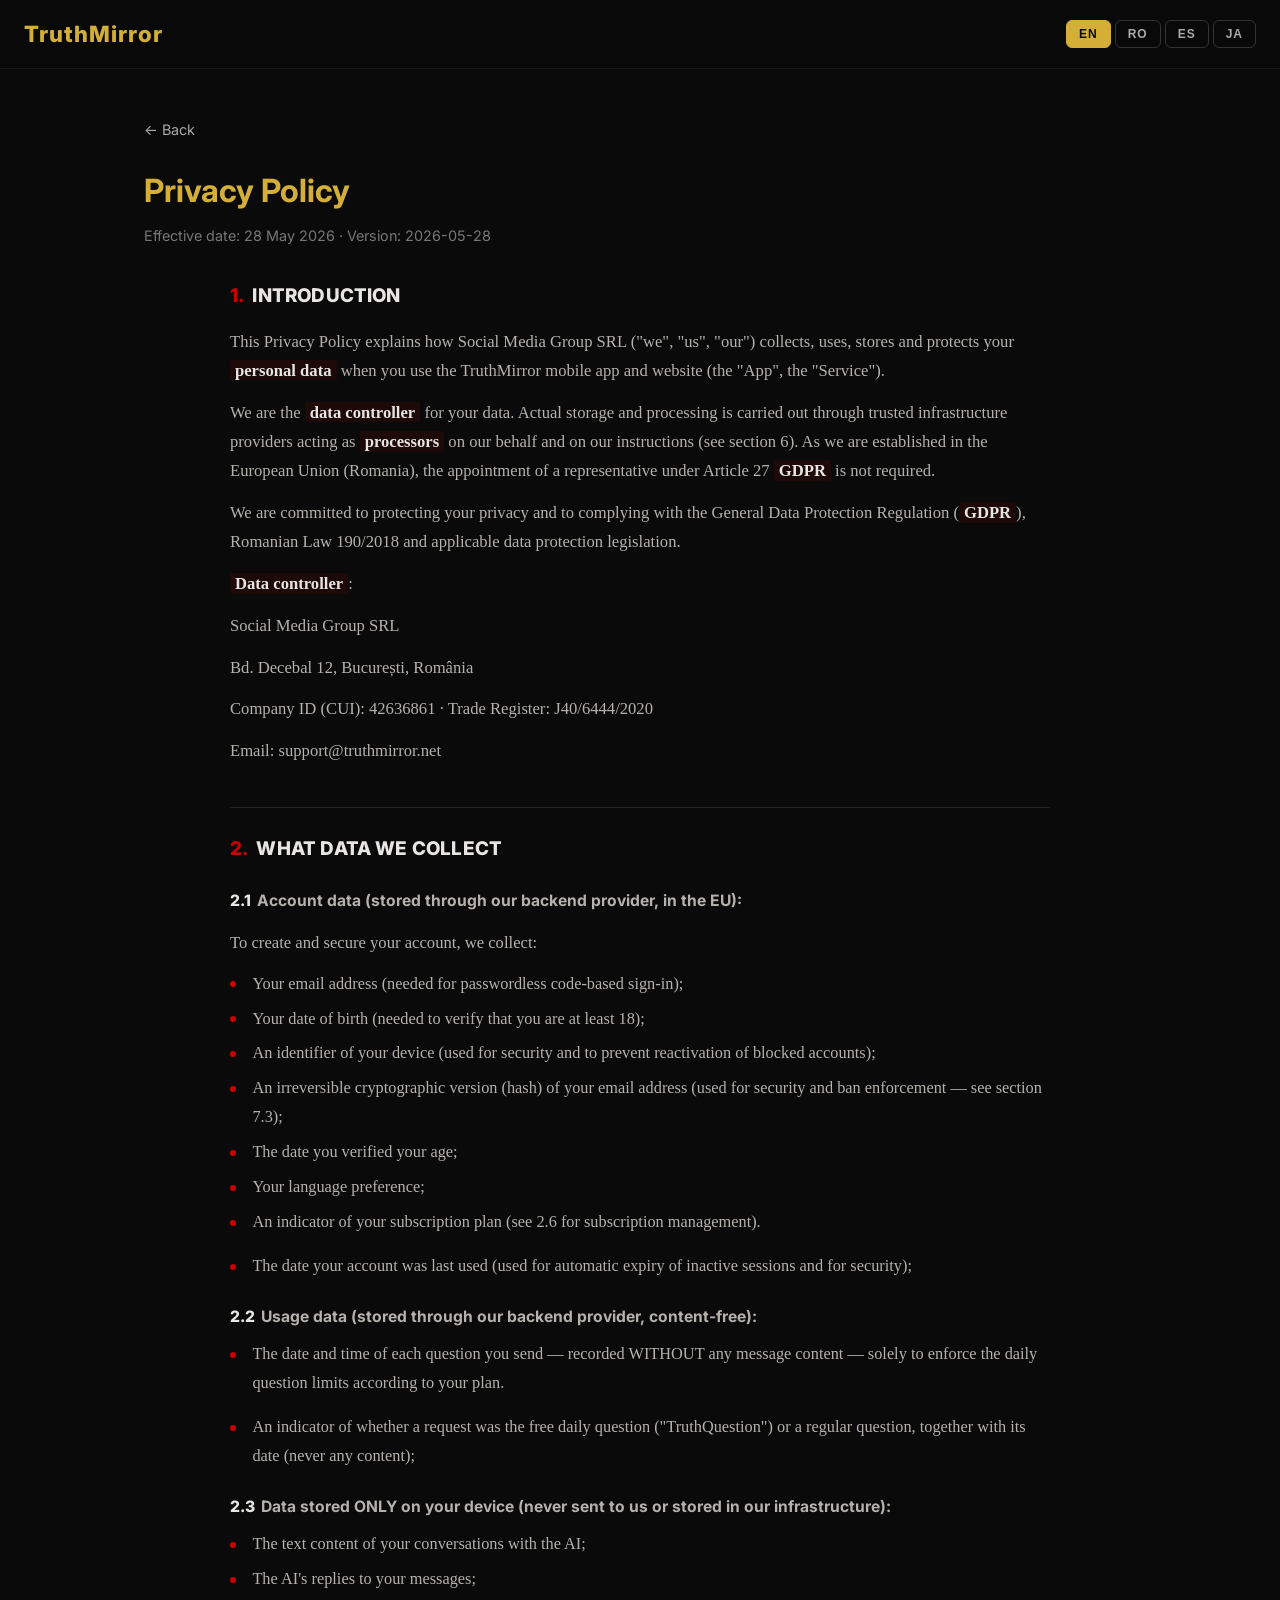
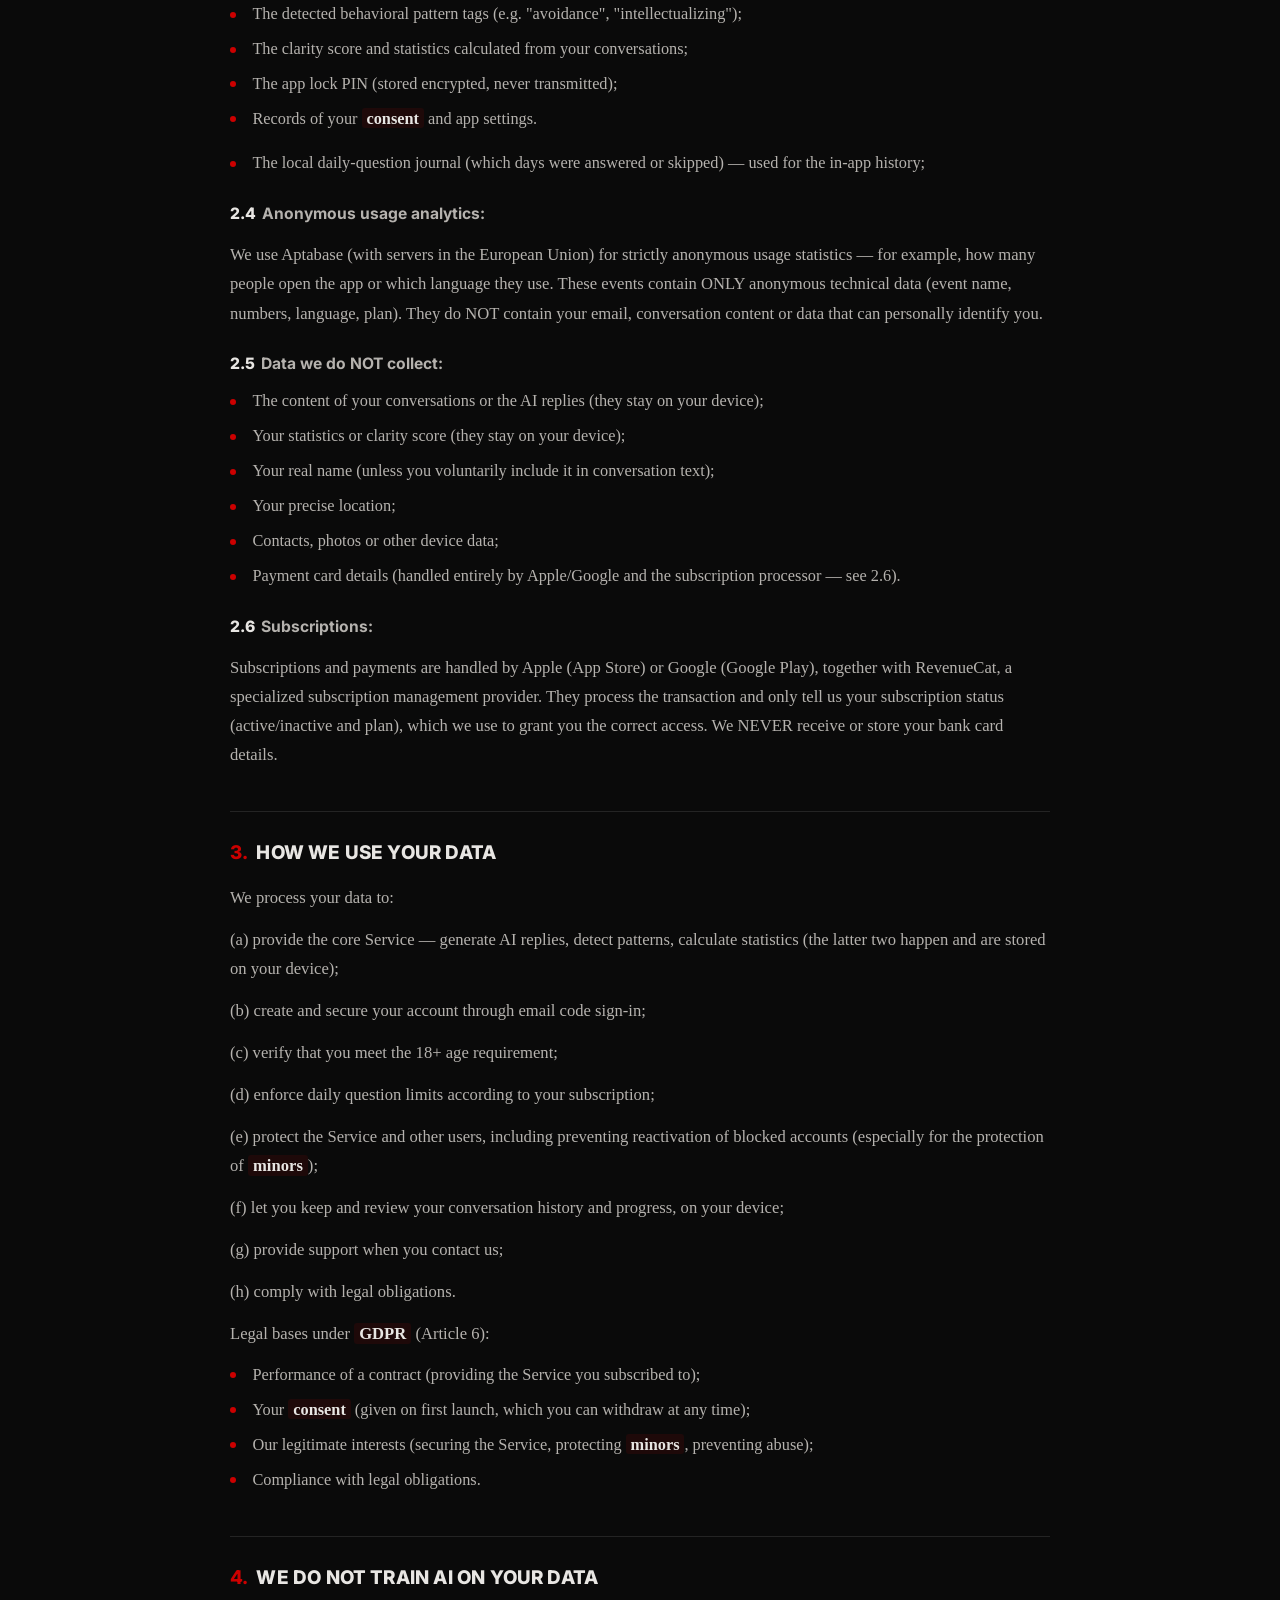
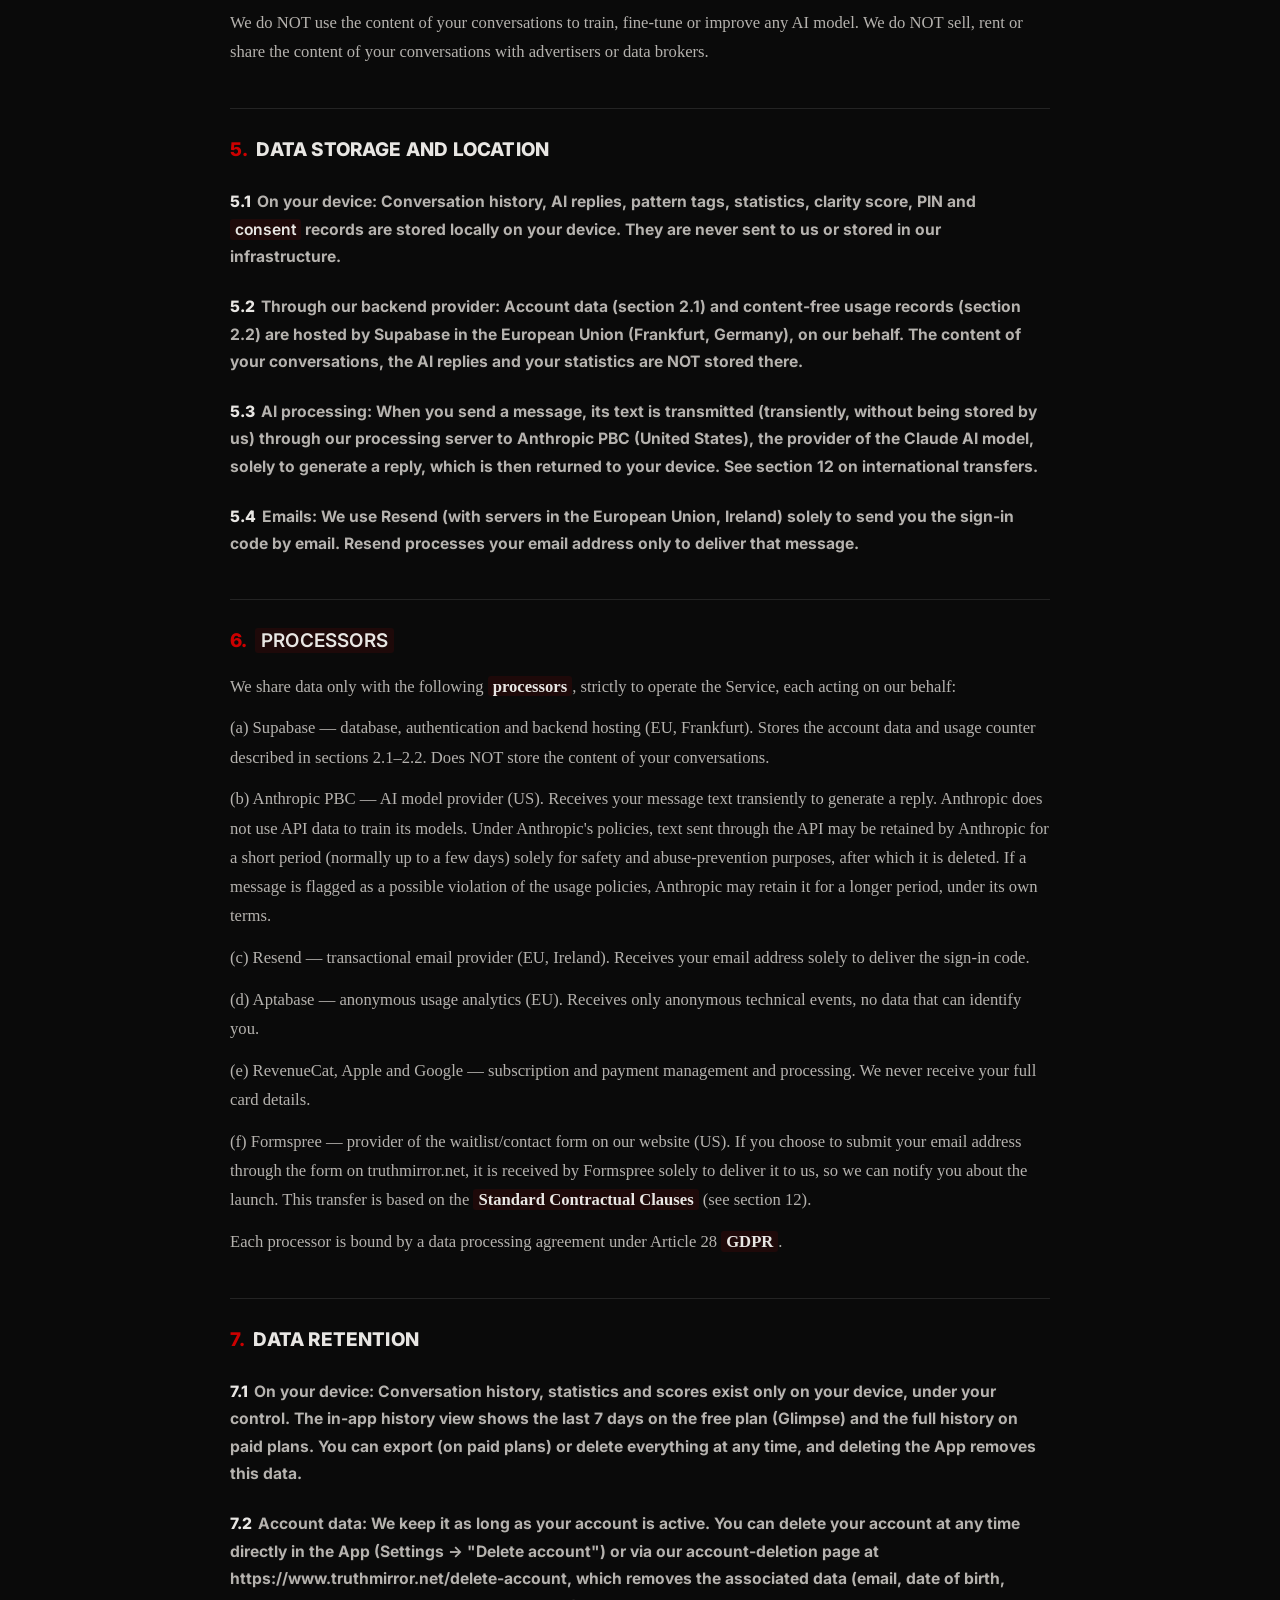
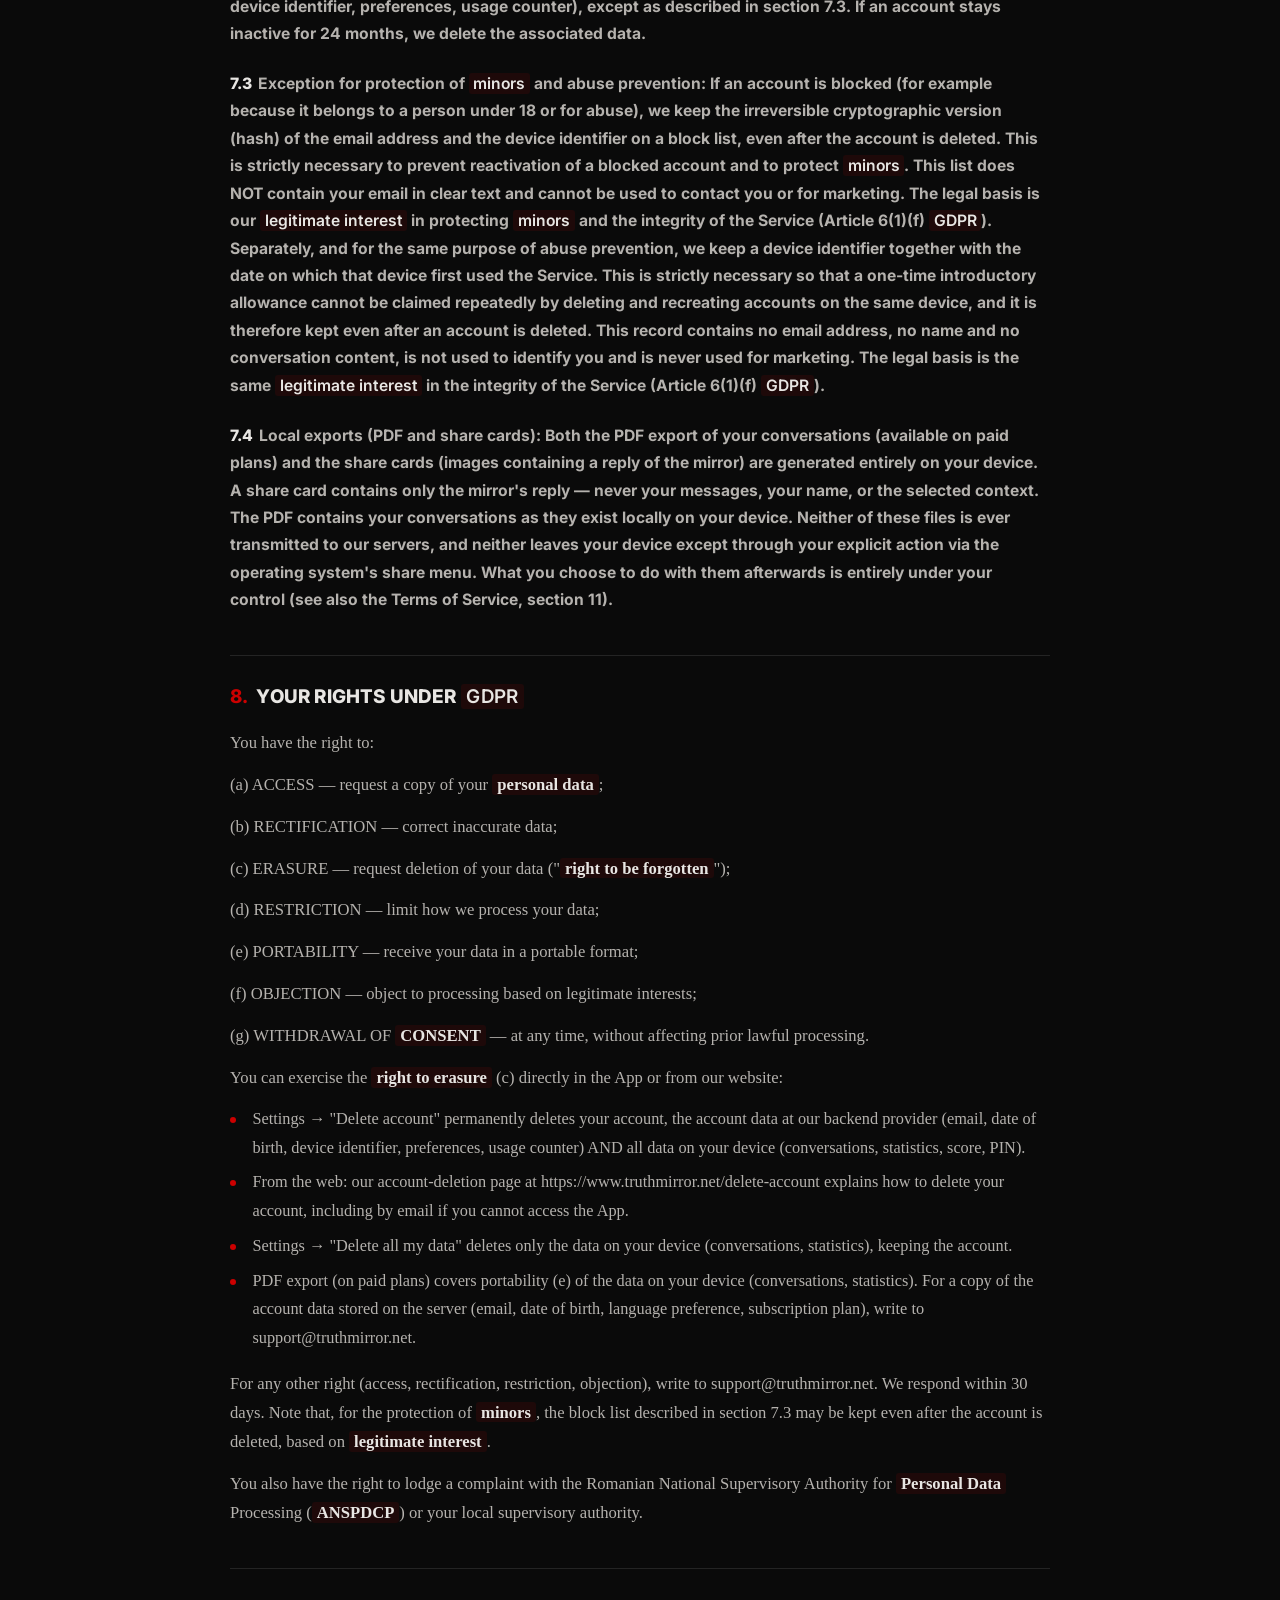
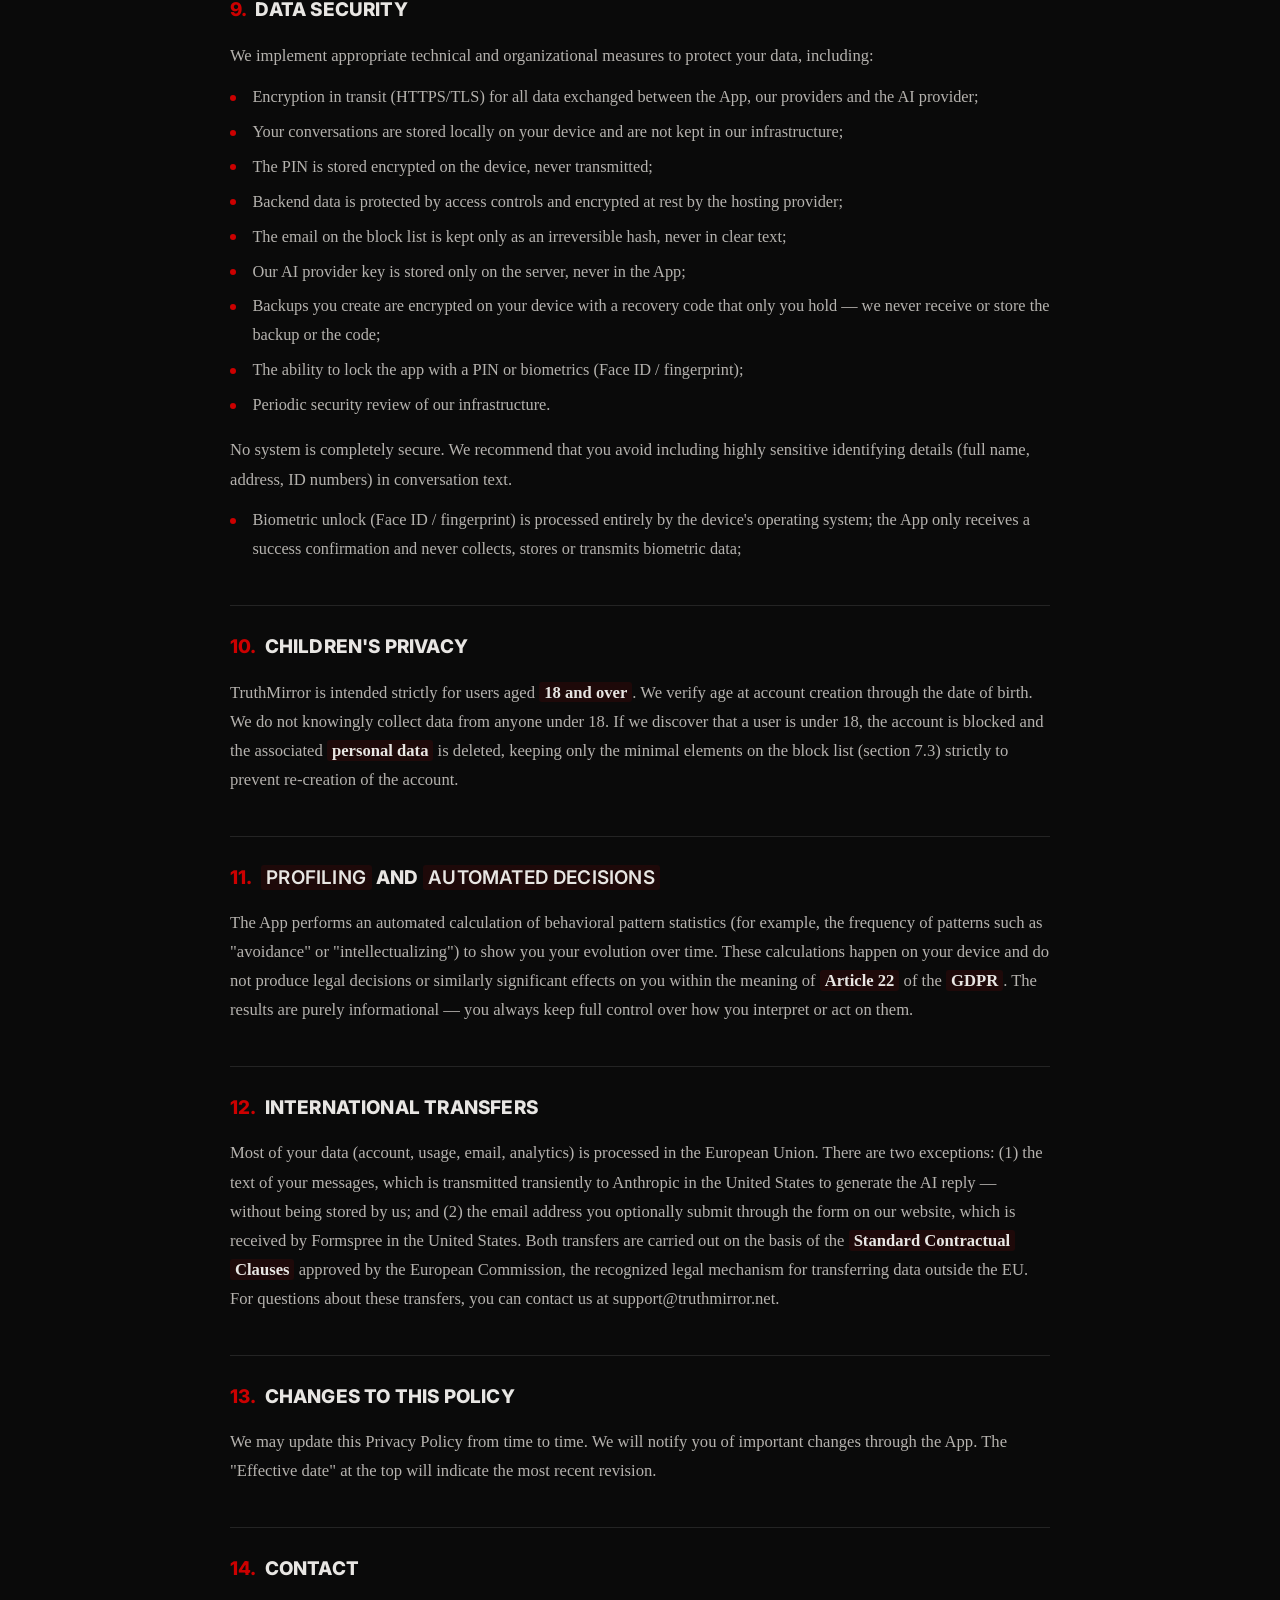
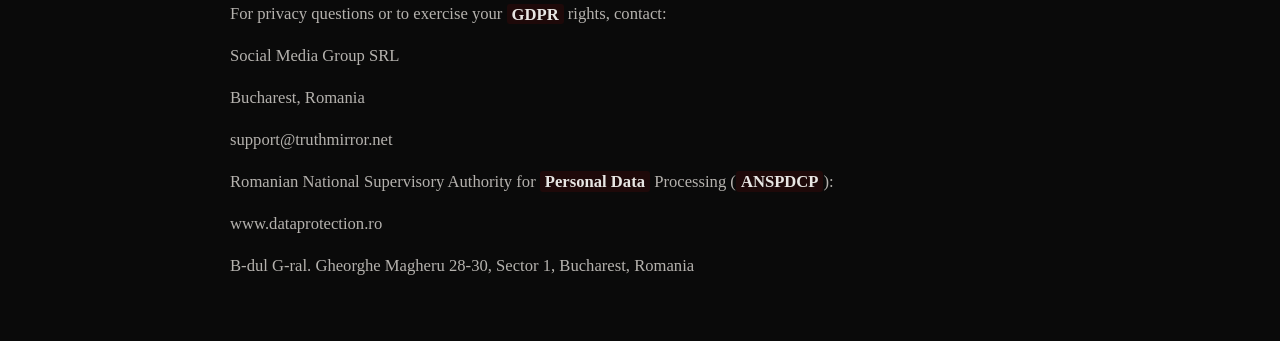
<file: privacy.html>
<!DOCTYPE html>
<html lang="en">
<head>
  <meta charset="UTF-8">
  <meta name="viewport" content="width=device-width, initial-scale=1.0">
  <title>Privacy Policy — TruthMirror</title>
  <link rel="icon" type="image/png" sizes="32x32" href="/favicon-32.png">
  <link rel="icon" type="image/png" sizes="512x512" href="/favicon.png">
  <link rel="apple-touch-icon" sizes="180x180" href="/apple-touch-icon.png">
  <meta name="description" content="TruthMirror Privacy Policy — what we collect, how it's stored, and your GDPR rights.">
  <link rel="canonical" href="https://www.truthmirror.net/privacy">
  <!-- Open Graph -->
  <meta property="og:type" content="website">
  <meta property="og:site_name" content="TruthMirror">
  <meta property="og:url" content="https://www.truthmirror.net/privacy">
  <meta property="og:title" content="Privacy Policy — TruthMirror">
  <meta property="og:description" content="TruthMirror Privacy Policy — what we collect, how it's stored, and your GDPR rights.">
  <meta property="og:image" content="https://www.truthmirror.net/og-image.png">
  <meta property="og:image:width" content="1200">
  <meta property="og:image:height" content="630">
  <meta property="og:locale" content="en_US">
  <!-- Twitter -->
  <meta name="twitter:card" content="summary_large_image">
  <meta name="twitter:title" content="Privacy Policy — TruthMirror">
  <meta name="twitter:description" content="TruthMirror Privacy Policy — what we collect, how it's stored, and your GDPR rights.">
  <meta name="twitter:image" content="https://www.truthmirror.net/og-image.png">
  <link rel="stylesheet" href="styles.css">
  <link href="https://fonts.googleapis.com/css2?family=Inter:wght@400;500;600;700;800&display=swap" rel="stylesheet">
  <style>
    /* ---- Stil dedicat documentului legal (self-contained) ---- */
    .legal-doc {
      --ld-accent: #CC0000;
      --ld-accent-soft: rgba(204, 0, 0, 0.10);
      --ld-accent-line: rgba(204, 0, 0, 0.35);
      --ld-text: #e8e6e3;
      --ld-text-muted: #b5b2ae;
      --ld-text-dim: #8a8784;
      --ld-border: #242424;
      --ld-surface: #121212;
      max-width: 820px;
      margin: 0 auto;
      font-family: 'Georgia', 'Iowan Old Style', 'Palatino', serif;
      line-height: 1.75;
      color: var(--ld-text-muted);
    }
    .legal-doc .ld-section {
      font-family: 'Inter', sans-serif;
      font-size: 1.18rem;
      font-weight: 800;
      letter-spacing: 0.01em;
      color: var(--ld-text);
      margin: 2.6rem 0 0.9rem;
      padding-top: 1.5rem;
      border-top: 1px solid var(--ld-border);
      scroll-margin-top: 1rem;
    }
    .legal-doc .ld-section:first-child { border-top: none; padding-top: 0; margin-top: 0.5rem; }
    .legal-doc .ld-section .ld-num { color: var(--ld-accent); margin-right: 0.5rem; }
    .legal-doc .ld-sub {
      font-family: 'Inter', sans-serif;
      font-size: 0.98rem;
      font-weight: 700;
      color: var(--ld-text-muted);
      margin: 1.4rem 0 0.45rem;
    }
    .legal-doc .ld-sub .ld-subnum { color: var(--ld-text); font-weight: 800; margin-right: 0.35rem; }
    .legal-doc .ld-p { margin: 0.8rem 0; font-size: 1.04rem; }
    .legal-doc .ld-list { list-style: none; margin: 0.6rem 0 1rem; padding: 0; }
    .legal-doc .ld-list li {
      position: relative; padding-left: 1.4rem; margin: 0.4rem 0; font-size: 1.02rem;
    }
    .legal-doc .ld-list li::before {
      content: ""; position: absolute; left: 0; top: 0.72em;
      width: 6px; height: 6px; background: var(--ld-accent); border-radius: 50%;
    }
    .legal-doc .ld-block {
      background: var(--ld-surface);
      border: 1px solid var(--ld-border);
      border-left: 2px solid var(--ld-accent);
      border-radius: 8px;
      padding: 1rem 1.2rem;
      margin: 1.2rem 0;
      font-family: 'Inter', sans-serif;
      font-size: 0.95rem;
      line-height: 1.6;
    }
    .legal-doc mark {
      background: var(--ld-accent-soft);
      color: var(--ld-text);
      padding: 0.05em 0.3em;
      border-radius: 3px;
      font-weight: 600;
      box-decoration-break: clone;
      -webkit-box-decoration-break: clone;
    }
    .legal-doc strong { color: var(--ld-text); font-weight: 700; }
    .legal-doc a { color: var(--ld-accent); }
    @media (max-width: 600px) {
      .legal-doc .ld-section { font-size: 1.05rem; }
      .legal-doc .ld-p, .legal-doc .ld-list li { font-size: 1rem; }
    }
  </style>
</head>
<body>
  <nav class="navbar">
    <a href="/" class="logo">TruthMirror</a>
    <div class="lang-switch">
      <button data-lang="en" class="active">EN</button>
      <button data-lang="ro">RO</button>
      <button data-lang="es">ES</button>
      <button data-lang="ja">JA</button>
    </div>
  </nav>

  <div class="container">
    <div class="legal-page">
      <a href="/" class="back-link">← <span data-i18n="back">Back</span></a>
      <h1 data-i18n="title">Privacy Policy</h1>
      <p class="meta" data-i18n="meta">Effective date: 28 May 2026 · Version: 2026-05-28</p>

      <div id="legalContent" class="legal-doc">Loading...</div>
    </div>
  </div>

  <script src="legal/privacy.en.js"></script>
  <script src="legal/privacy.ro.js"></script>
  <script src="legal/privacy.es.js"></script>
  <script src="legal/privacy.ja.js"></script>
  <script>
    const labels = {
      en: { title: 'Privacy Policy', back: 'Back', meta: 'Effective date: 28 May 2026 · Version: 2026-05-28' },
      ro: { title: 'Politica de confidențialitate', back: 'Înapoi', meta: 'Data intrării în vigoare: 28 mai 2026 · Versiunea: 2026-05-28' },
      es: { title: 'Política de privacidad', back: 'Atrás', meta: 'Fecha de entrada en vigor: 28 de mayo de 2026 · Versión: 2026-05-28' },
      ja: { title: 'プライバシーポリシー', back: '戻る', meta: '発効日: 2026年5月28日 · バージョン: 2026-05-28' },
    };

    // Cuvinte-cheie GDPR evidențiate, per limbă
    const KEYWORDS = {
      ro: ['GDPR','ANSPDCP','date cu caracter personal','dreptul de acces','dreptul la ștergere','dreptul la portabilitate','dreptul la rectificare','dreptul de opoziție','consimțământ','interes legitim','Clauzelor Contractuale Standard','Clauze Contractuale Standard','operator de date','persoane împuternicite','profilare','decizii automate','Articolul 22','dreptul de a fi uitat','Legea 190/2018','rambursare integrală','retragere','18 ani','minori','Apple Inc','Google LLC','terți beneficiari'],
      en: ['GDPR','ANSPDCP','personal data','right of access','right to erasure','right to data portability','right to rectification','right to object','consent','legitimate interest','Standard Contractual Clauses','data controller','processors','profiling','automated decisions','Article 22','right to be forgotten','full refund','18 and over','minors','Apple Inc','Google LLC','third-party beneficiaries'],
      es: ['RGPD','GDPR','ANSPDCP','datos personales','derecho de acceso','derecho de supresión','derecho a la portabilidad','derecho de rectificación','derecho de oposición','consentimiento','interés legítimo','Cláusulas Contractuales Estándar','responsable del tratamiento','encargados del tratamiento','elaboración de perfiles','decisiones automatizadas','Artículo 22','derecho al olvido','reembolso','18 años','menores','Apple Inc','Google LLC','terceros beneficiarios'],
      ja: ['GDPR','ANSPDCP','個人データ','アクセス権','消去権','データポータビリティ','訂正権','異議申立権','同意','正当な利益','標準契約条項','データ管理者','プロファイリング','自動化された意思決定','第22条','忘れられる権利','返金','18歳','未成年者','Apple Inc','Google LLC','第三者受益者'],
    };

    function escHtml(s){ return s.replace(/&/g,'&amp;').replace(/</g,'&lt;').replace(/>/g,'&gt;'); }
    function escReg(s){ return s.replace(/[.*+?^${}()|[\]\\]/g,'\\$&'); }
    function highlight(html, lang){
      const kws = (KEYWORDS[lang]||[]).slice().sort((a,b)=>b.length-a.length);
      for (const k of kws){
        const re = new RegExp('(?<![\\w])(' + escReg(escHtml(k)) + ')(?![\\w])', 'gi');
        html = html.replace(re, '<mark>$1</mark>');
      }
      return html;
    }

    const reSection = /^(\d{1,2})\.\s+(.+)$/;
    const reSub = /^(\d{1,2}\.\d{1,2})\s+(.+)$/;
    const reBullet = /^-\s+(.+)$/;

    function buildHtml(raw, lang){
      const lines = raw.replace(/\r\n/g,'\n').split('\n');
      let i = 0;
      // sar peste titlul doc + TruthMirror + meta (le avem deja in <h1>/<p class=meta>)
      while (i < lines.length && !reSection.test(lines[i].trim())) i++;
      const out = [];
      let bullets = [];
      const flush = () => {
        if (bullets.length){
          out.push('<ul class="ld-list">' + bullets.map(b=>'<li>'+highlight(escHtml(b),lang)+'</li>').join('') + '</ul>');
          bullets = [];
        }
      };
      for (; i < lines.length; i++){
        const ln = lines[i].trim();
        if (!ln){ flush(); continue; }
        const mBul = ln.match(reBullet);
        if (mBul){ bullets.push(mBul[1]); continue; }
        flush();
        const mSub = ln.match(reSub);
        const mSec = ln.match(reSection);
        if (mSec && !mSub){
          out.push('<h2 class="ld-section" id="s-'+mSec[1]+'"><span class="ld-num">'+mSec[1]+'.</span>'+highlight(escHtml(mSec[2]),lang)+'</h2>');
        } else if (mSub){
          out.push('<h3 class="ld-sub"><span class="ld-subnum">'+escHtml(mSub[1])+'</span>'+highlight(escHtml(mSub[2]),lang)+'</h3>');
        } else {
          out.push('<p class="ld-p">'+highlight(escHtml(ln),lang)+'</p>');
        }
      }
      flush();
      return out.join('\n');
    }

    function renderPrivacy(lang){
      const map = { en: window.PRIVACY_EN, ro: window.PRIVACY_RO, es: window.PRIVACY_ES, ja: window.PRIVACY_JA };
      const raw = map[lang] || map.en;
      document.getElementById('legalContent').innerHTML = buildHtml(raw, lang);
      document.documentElement.lang = lang;
      const l = labels[lang] || labels.en;
      document.querySelectorAll('[data-i18n]').forEach((el) => {
        const key = el.getAttribute('data-i18n');
        if (l[key]) el.textContent = l[key];
      });
      document.querySelectorAll('.lang-switch button').forEach((btn) => {
        btn.classList.toggle('active', btn.dataset.lang === lang);
      });
      localStorage.setItem('tm.site.lang', lang);
    }

    const saved = localStorage.getItem('tm.site.lang');
    const browser = (navigator.language || 'en').slice(0, 2);
    const initialLang = ['en','ro','es','ja'].includes(saved) ? saved : (['en','ro','es','ja'].includes(browser) ? browser : 'en');

    document.addEventListener('DOMContentLoaded', () => {
      renderPrivacy(initialLang);
      document.querySelectorAll('.lang-switch button').forEach((btn) => {
        btn.addEventListener('click', () => renderPrivacy(btn.dataset.lang));
      });
    });
  </script>
</body>
</html>
</file>
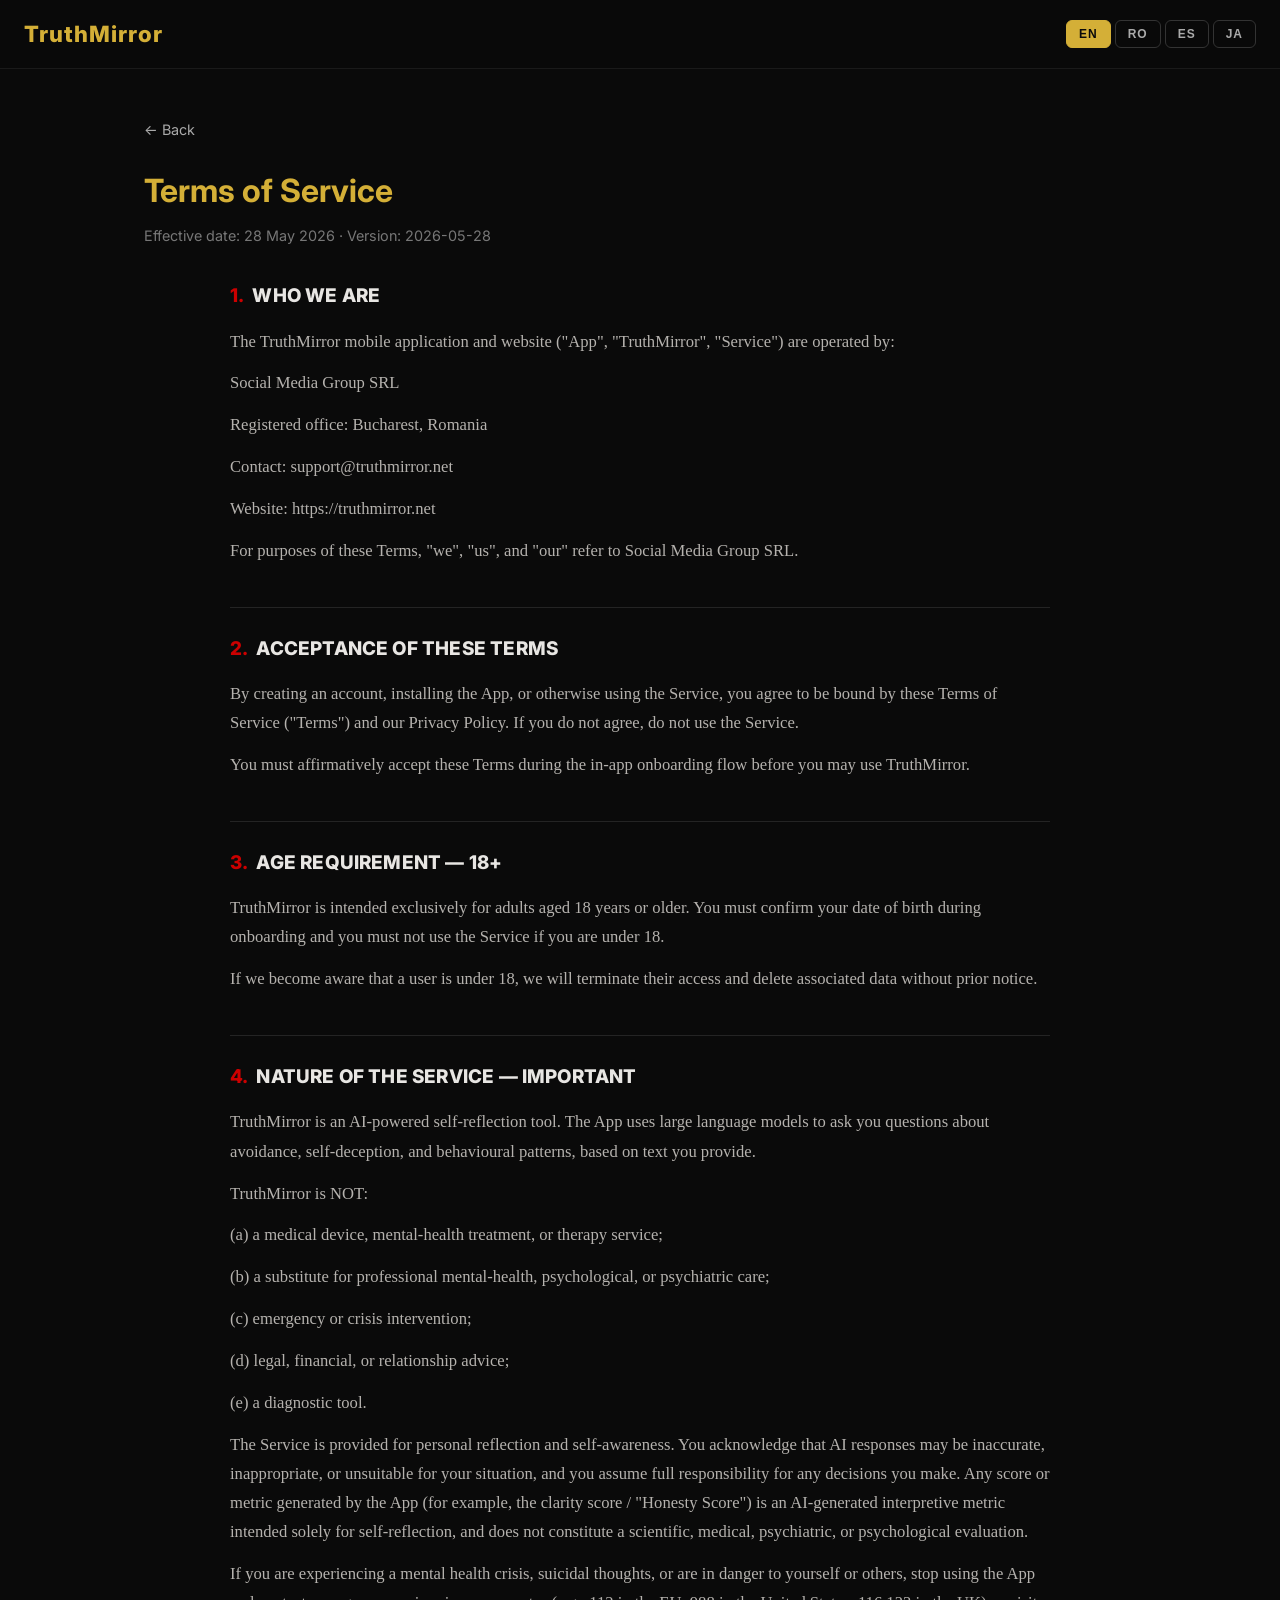
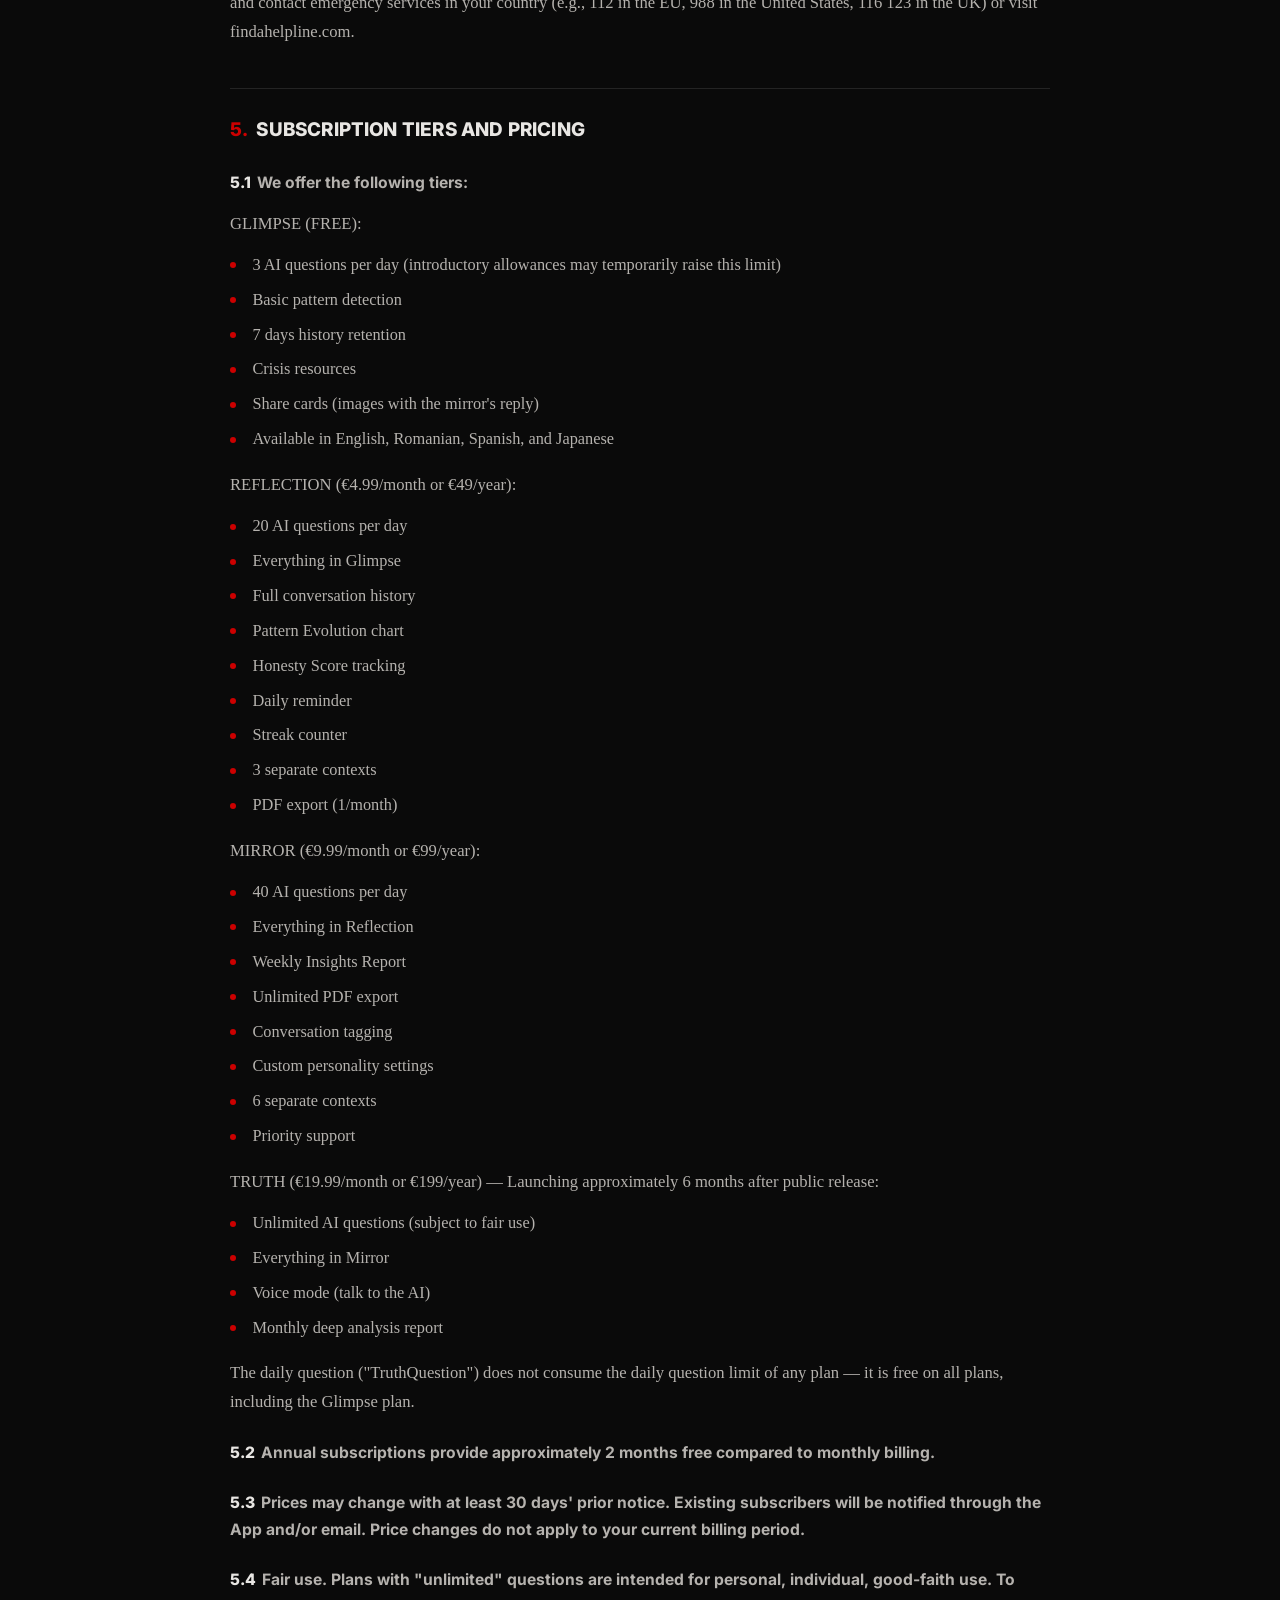
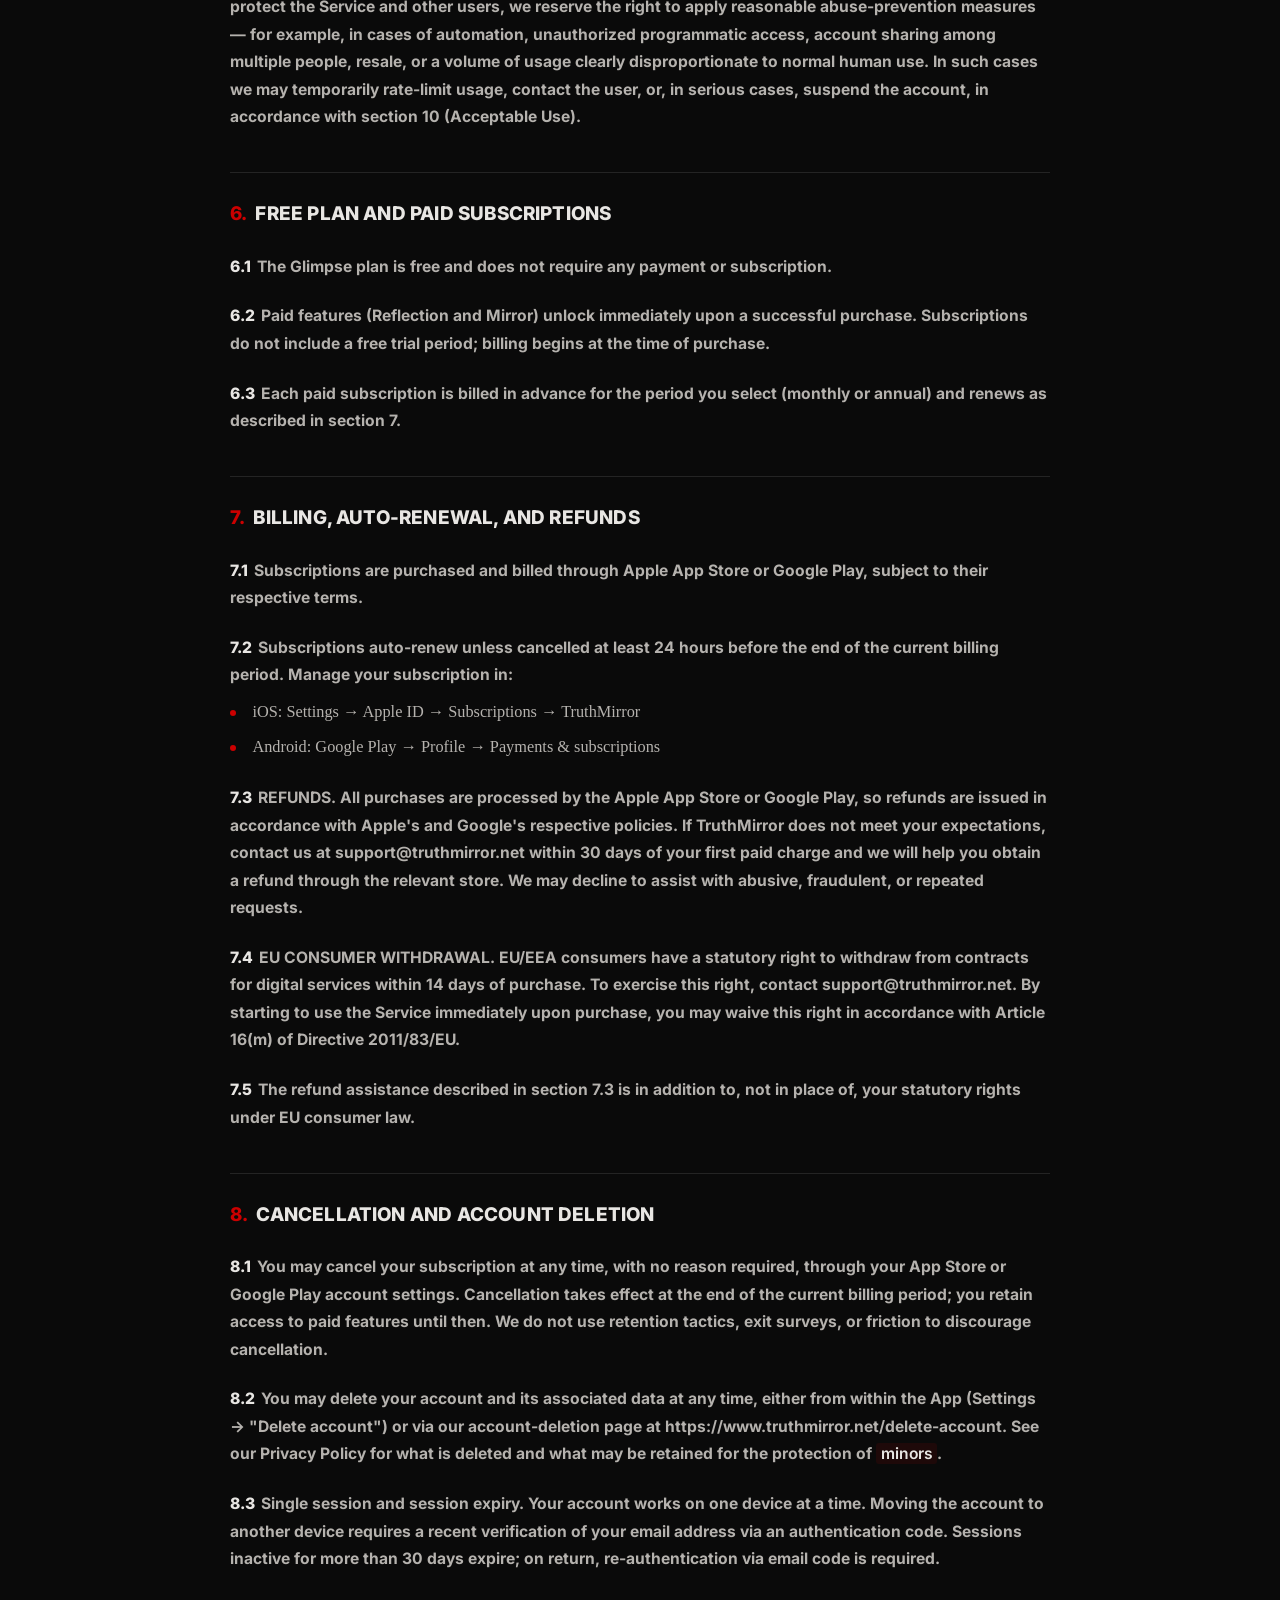
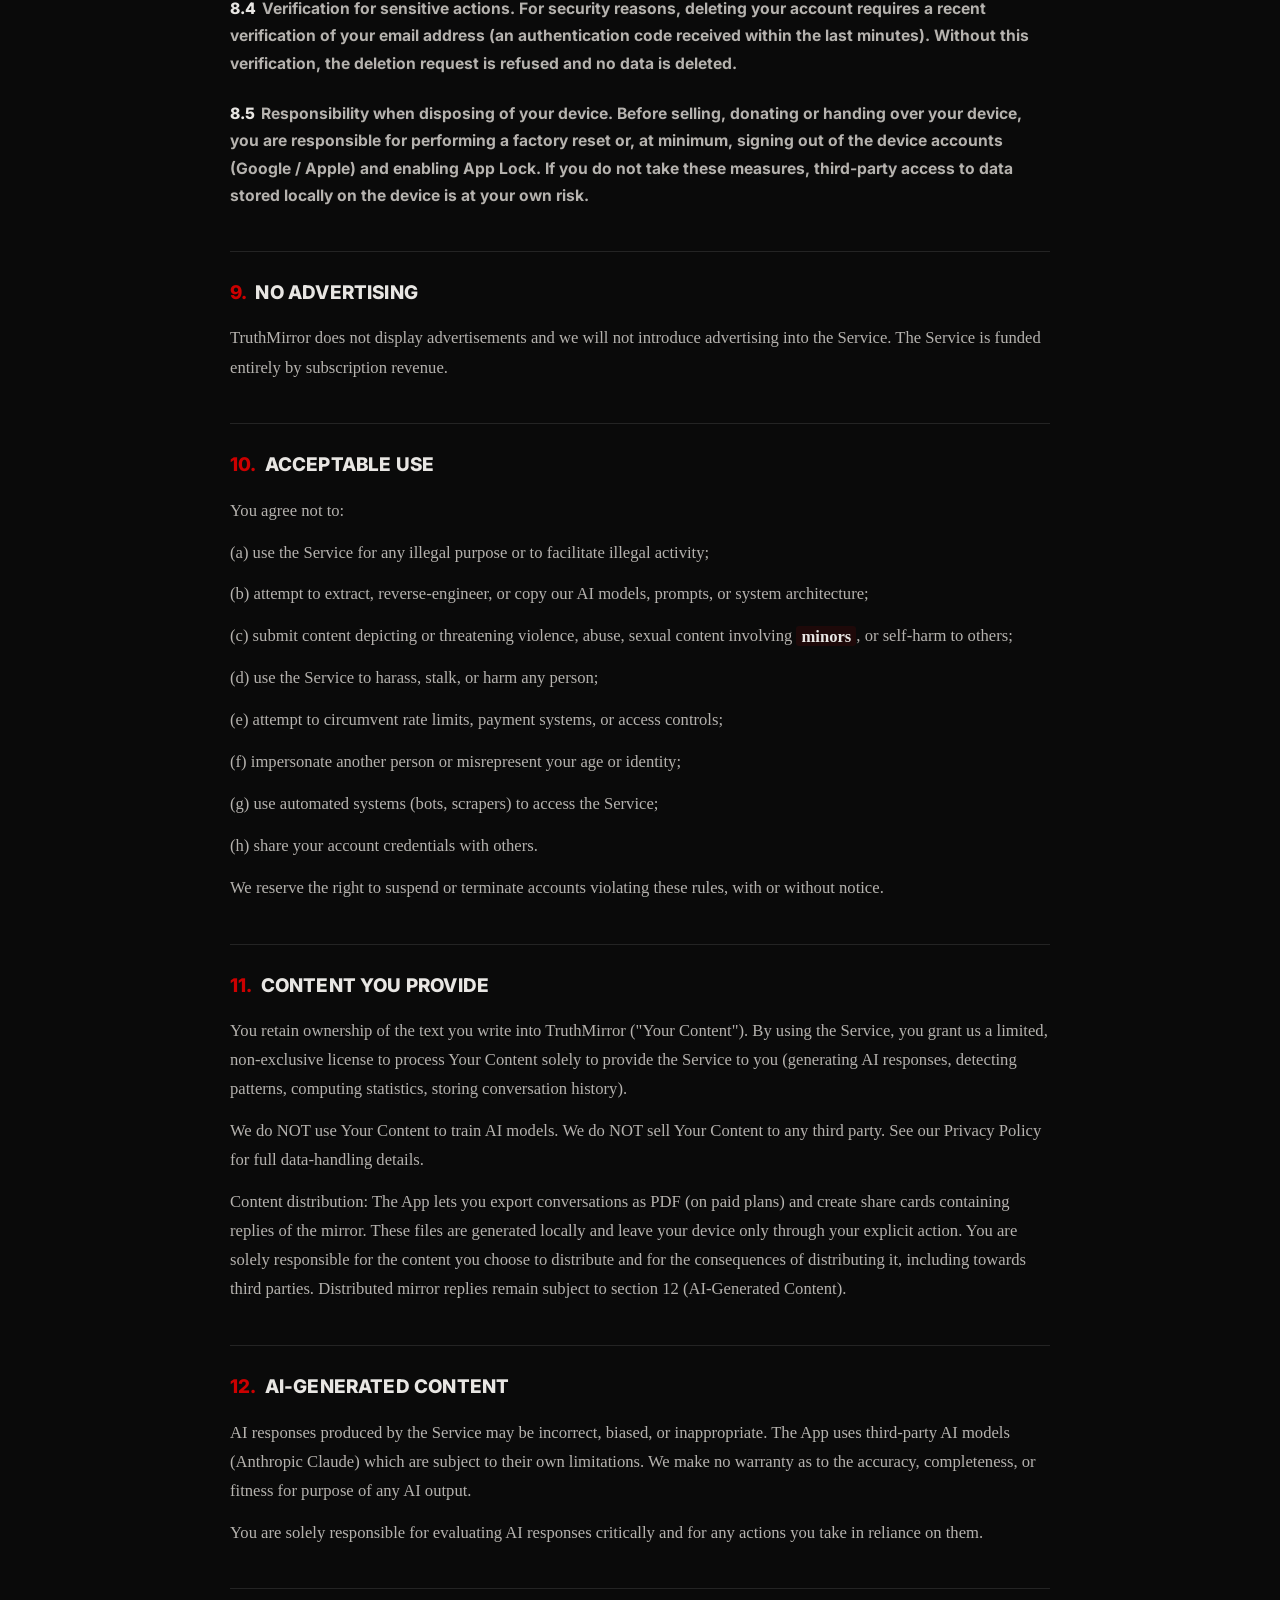
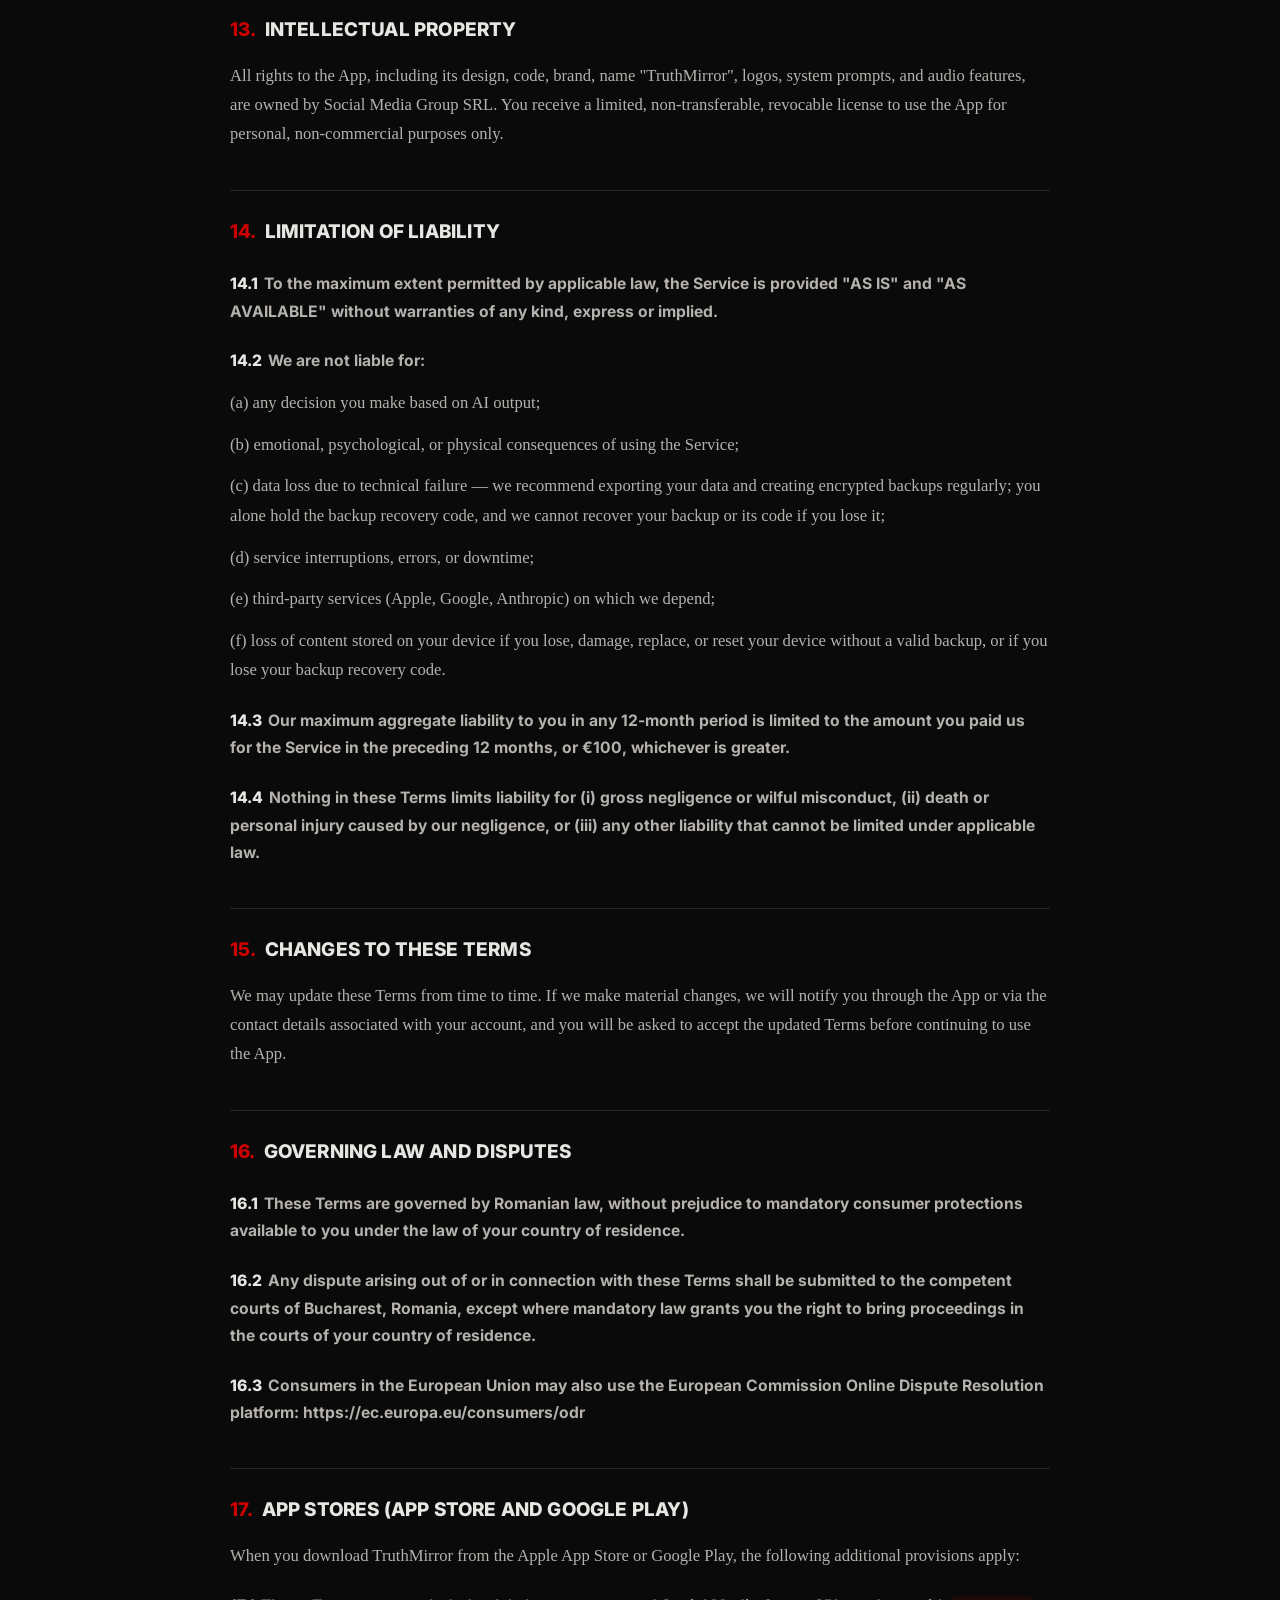
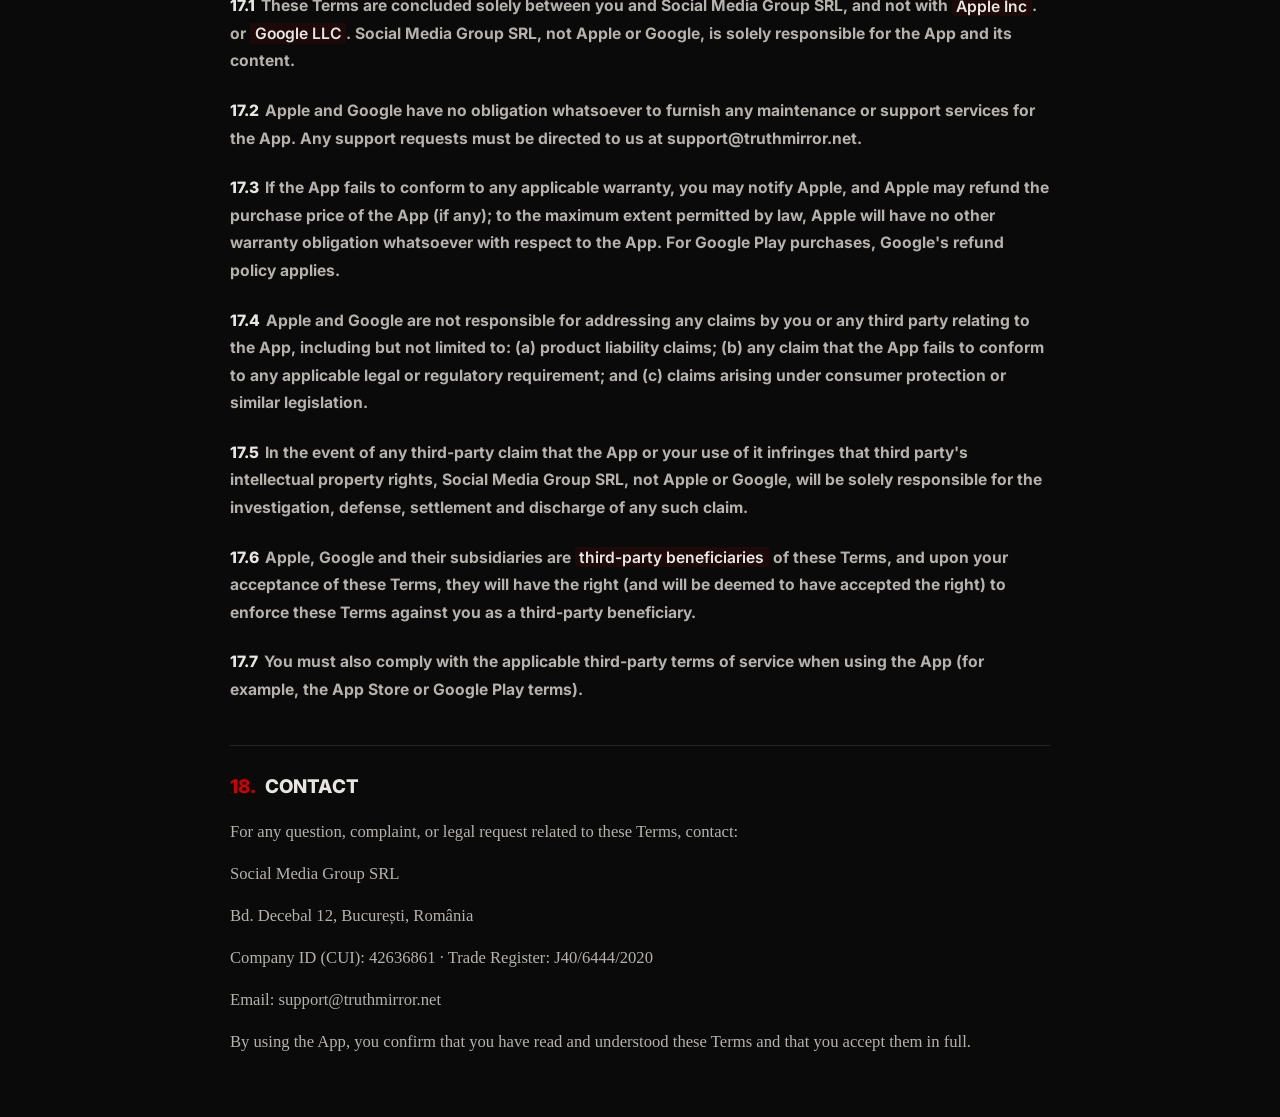
<file: terms.html>
<!DOCTYPE html>
<html lang="en">
<head>
  <meta charset="UTF-8">
  <meta name="viewport" content="width=device-width, initial-scale=1.0">
  <title>Terms of Service — TruthMirror</title>
  <link rel="icon" type="image/png" sizes="32x32" href="/favicon-32.png">
  <link rel="icon" type="image/png" sizes="512x512" href="/favicon.png">
  <link rel="apple-touch-icon" sizes="180x180" href="/apple-touch-icon.png">
  <meta name="description" content="TruthMirror Terms of Service — the rules for using the app and website.">
  <link rel="canonical" href="https://www.truthmirror.net/terms">
  <!-- Open Graph -->
  <meta property="og:type" content="website">
  <meta property="og:site_name" content="TruthMirror">
  <meta property="og:url" content="https://www.truthmirror.net/terms">
  <meta property="og:title" content="Terms of Service — TruthMirror">
  <meta property="og:description" content="TruthMirror Terms of Service — the rules for using the app and website.">
  <meta property="og:image" content="https://www.truthmirror.net/og-image.png">
  <meta property="og:image:width" content="1200">
  <meta property="og:image:height" content="630">
  <meta property="og:locale" content="en_US">
  <!-- Twitter -->
  <meta name="twitter:card" content="summary_large_image">
  <meta name="twitter:title" content="Terms of Service — TruthMirror">
  <meta name="twitter:description" content="TruthMirror Terms of Service — the rules for using the app and website.">
  <meta name="twitter:image" content="https://www.truthmirror.net/og-image.png">
  <link rel="stylesheet" href="styles.css">
  <link href="https://fonts.googleapis.com/css2?family=Inter:wght@400;500;600;700;800&display=swap" rel="stylesheet">
  <style>
    /* ---- Stil dedicat documentului legal (self-contained) ---- */
    .legal-doc {
      --ld-accent: #CC0000;
      --ld-accent-soft: rgba(204, 0, 0, 0.10);
      --ld-accent-line: rgba(204, 0, 0, 0.35);
      --ld-text: #e8e6e3;
      --ld-text-muted: #b5b2ae;
      --ld-text-dim: #8a8784;
      --ld-border: #242424;
      --ld-surface: #121212;
      max-width: 820px;
      margin: 0 auto;
      font-family: 'Georgia', 'Iowan Old Style', 'Palatino', serif;
      line-height: 1.75;
      color: var(--ld-text-muted);
    }
    .legal-doc .ld-section {
      font-family: 'Inter', sans-serif;
      font-size: 1.18rem;
      font-weight: 800;
      letter-spacing: 0.01em;
      color: var(--ld-text);
      margin: 2.6rem 0 0.9rem;
      padding-top: 1.5rem;
      border-top: 1px solid var(--ld-border);
      scroll-margin-top: 1rem;
    }
    .legal-doc .ld-section:first-child { border-top: none; padding-top: 0; margin-top: 0.5rem; }
    .legal-doc .ld-section .ld-num { color: var(--ld-accent); margin-right: 0.5rem; }
    .legal-doc .ld-sub {
      font-family: 'Inter', sans-serif;
      font-size: 0.98rem;
      font-weight: 700;
      color: var(--ld-text-muted);
      margin: 1.4rem 0 0.45rem;
    }
    .legal-doc .ld-sub .ld-subnum { color: var(--ld-text); font-weight: 800; margin-right: 0.35rem; }
    .legal-doc .ld-p { margin: 0.8rem 0; font-size: 1.04rem; }
    .legal-doc .ld-list { list-style: none; margin: 0.6rem 0 1rem; padding: 0; }
    .legal-doc .ld-list li {
      position: relative; padding-left: 1.4rem; margin: 0.4rem 0; font-size: 1.02rem;
    }
    .legal-doc .ld-list li::before {
      content: ""; position: absolute; left: 0; top: 0.72em;
      width: 6px; height: 6px; background: var(--ld-accent); border-radius: 50%;
    }
    .legal-doc .ld-block {
      background: var(--ld-surface);
      border: 1px solid var(--ld-border);
      border-left: 2px solid var(--ld-accent);
      border-radius: 8px;
      padding: 1rem 1.2rem;
      margin: 1.2rem 0;
      font-family: 'Inter', sans-serif;
      font-size: 0.95rem;
      line-height: 1.6;
    }
    .legal-doc mark {
      background: var(--ld-accent-soft);
      color: var(--ld-text);
      padding: 0.05em 0.3em;
      border-radius: 3px;
      font-weight: 600;
      box-decoration-break: clone;
      -webkit-box-decoration-break: clone;
    }
    .legal-doc strong { color: var(--ld-text); font-weight: 700; }
    .legal-doc a { color: var(--ld-accent); }
    @media (max-width: 600px) {
      .legal-doc .ld-section { font-size: 1.05rem; }
      .legal-doc .ld-p, .legal-doc .ld-list li { font-size: 1rem; }
    }
  </style>
</head>
<body>
  <nav class="navbar">
    <a href="/" class="logo">TruthMirror</a>
    <div class="lang-switch">
      <button data-lang="en" class="active">EN</button>
      <button data-lang="ro">RO</button>
      <button data-lang="es">ES</button>
      <button data-lang="ja">JA</button>
    </div>
  </nav>

  <div class="container">
    <div class="legal-page">
      <a href="/" class="back-link">← <span data-i18n="back">Back</span></a>
      <h1 data-i18n="title">Terms of Service</h1>
      <p class="meta" data-i18n="meta">Effective date: 28 May 2026 · Version: 2026-05-28</p>

      <div id="legalContent" class="legal-doc">Loading...</div>
    </div>
  </div>

  <script src="legal/terms.en.js"></script>
  <script src="legal/terms.ro.js"></script>
  <script src="legal/terms.es.js"></script>
  <script src="legal/terms.ja.js"></script>
  <script>
    const labels = {
      en: { title: 'Terms of Service', back: 'Back', meta: 'Effective date: 28 May 2026 · Version: 2026-05-28' },
      ro: { title: 'Termeni și condiții', back: 'Înapoi', meta: 'Data intrării în vigoare: 28 mai 2026 · Versiunea: 2026-05-28' },
      es: { title: 'Términos de servicio', back: 'Atrás', meta: 'Fecha de entrada en vigor: 28 de mayo de 2026 · Versión: 2026-05-28' },
      ja: { title: '利用規約', back: '戻る', meta: '発効日: 2026年5月28日 · バージョン: 2026-05-28' },
    };

    // Cuvinte-cheie GDPR evidențiate, per limbă
    const KEYWORDS = {
      ro: ['GDPR','ANSPDCP','date cu caracter personal','dreptul de acces','dreptul la ștergere','dreptul la portabilitate','dreptul la rectificare','dreptul de opoziție','consimțământ','interes legitim','Clauzelor Contractuale Standard','Clauze Contractuale Standard','operator de date','persoane împuternicite','profilare','decizii automate','Articolul 22','dreptul de a fi uitat','Legea 190/2018','rambursare integrală','retragere','18 ani','minori','Apple Inc','Google LLC','terți beneficiari'],
      en: ['GDPR','ANSPDCP','personal data','right of access','right to erasure','right to data portability','right to rectification','right to object','consent','legitimate interest','Standard Contractual Clauses','data controller','processors','profiling','automated decisions','Article 22','right to be forgotten','full refund','18 and over','minors','Apple Inc','Google LLC','third-party beneficiaries'],
      es: ['RGPD','GDPR','ANSPDCP','datos personales','derecho de acceso','derecho de supresión','derecho a la portabilidad','derecho de rectificación','derecho de oposición','consentimiento','interés legítimo','Cláusulas Contractuales Estándar','responsable del tratamiento','encargados del tratamiento','elaboración de perfiles','decisiones automatizadas','Artículo 22','derecho al olvido','reembolso','18 años','menores','Apple Inc','Google LLC','terceros beneficiarios'],
      ja: ['GDPR','ANSPDCP','個人データ','アクセス権','消去権','データポータビリティ','訂正権','異議申立権','同意','正当な利益','標準契約条項','データ管理者','プロファイリング','自動化された意思決定','第22条','忘れられる権利','返金','18歳','未成年者','Apple Inc','Google LLC','第三者受益者'],
    };

    function escHtml(s){ return s.replace(/&/g,'&amp;').replace(/</g,'&lt;').replace(/>/g,'&gt;'); }
    function escReg(s){ return s.replace(/[.*+?^${}()|[\]\\]/g,'\\$&'); }
    function highlight(html, lang){
      const kws = (KEYWORDS[lang]||[]).slice().sort((a,b)=>b.length-a.length);
      for (const k of kws){
        const re = new RegExp('(?<![\\w])(' + escReg(escHtml(k)) + ')(?![\\w])', 'gi');
        html = html.replace(re, '<mark>$1</mark>');
      }
      return html;
    }

    const reSection = /^(\d{1,2})\.\s+(.+)$/;
    const reSub = /^(\d{1,2}\.\d{1,2})\s+(.+)$/;
    const reBullet = /^-\s+(.+)$/;

    function buildHtml(raw, lang){
      const lines = raw.replace(/\r\n/g,'\n').split('\n');
      let i = 0;
      // sar peste titlul doc + TruthMirror + meta (le avem deja in <h1>/<p class=meta>)
      while (i < lines.length && !reSection.test(lines[i].trim())) i++;
      const out = [];
      let bullets = [];
      const flush = () => {
        if (bullets.length){
          out.push('<ul class="ld-list">' + bullets.map(b=>'<li>'+highlight(escHtml(b),lang)+'</li>').join('') + '</ul>');
          bullets = [];
        }
      };
      for (; i < lines.length; i++){
        const ln = lines[i].trim();
        if (!ln){ flush(); continue; }
        const mBul = ln.match(reBullet);
        if (mBul){ bullets.push(mBul[1]); continue; }
        flush();
        const mSub = ln.match(reSub);
        const mSec = ln.match(reSection);
        if (mSec && !mSub){
          out.push('<h2 class="ld-section" id="s-'+mSec[1]+'"><span class="ld-num">'+mSec[1]+'.</span>'+highlight(escHtml(mSec[2]),lang)+'</h2>');
        } else if (mSub){
          out.push('<h3 class="ld-sub"><span class="ld-subnum">'+escHtml(mSub[1])+'</span>'+highlight(escHtml(mSub[2]),lang)+'</h3>');
        } else {
          out.push('<p class="ld-p">'+highlight(escHtml(ln),lang)+'</p>');
        }
      }
      flush();
      return out.join('\n');
    }

    function renderTerms(lang){
      const map = { en: window.TERMS_EN, ro: window.TERMS_RO, es: window.TERMS_ES, ja: window.TERMS_JA };
      const raw = map[lang] || map.en;
      document.getElementById('legalContent').innerHTML = buildHtml(raw, lang);
      document.documentElement.lang = lang;
      const l = labels[lang] || labels.en;
      document.querySelectorAll('[data-i18n]').forEach((el) => {
        const key = el.getAttribute('data-i18n');
        if (l[key]) el.textContent = l[key];
      });
      document.querySelectorAll('.lang-switch button').forEach((btn) => {
        btn.classList.toggle('active', btn.dataset.lang === lang);
      });
      localStorage.setItem('tm.site.lang', lang);
    }

    const saved = localStorage.getItem('tm.site.lang');
    const browser = (navigator.language || 'en').slice(0, 2);
    const initialLang = ['en','ro','es','ja'].includes(saved) ? saved : (['en','ro','es','ja'].includes(browser) ? browser : 'en');

    document.addEventListener('DOMContentLoaded', () => {
      renderTerms(initialLang);
      document.querySelectorAll('.lang-switch button').forEach((btn) => {
        btn.addEventListener('click', () => renderTerms(btn.dataset.lang));
      });
    });
  </script>
</body>
</html>
</file>
<file: styles.css>
* { box-sizing: border-box; margin: 0; padding: 0; }
html { scroll-behavior: smooth; }
body {
  font-family: 'Inter', -apple-system, sans-serif;
  background: #0A0A0A;
  color: #f0f0f0;
  line-height: 1.6;
  -webkit-font-smoothing: antialiased;
  overflow-x: hidden;
}
.container { max-width: 1200px; margin: 0 auto; padding: 0 1.5rem; }
a { color: #D4AF37; text-decoration: none; }
a:hover { opacity: 0.85; }

/* NAVBAR */
.navbar {
  position: sticky;
  top: 0;
  z-index: 100;
  background: rgba(10,10,10,0.95);
  backdrop-filter: blur(10px);
  border-bottom: 1px solid #1a1a1a;
  padding: 1rem 1.5rem;
  display: flex;
  justify-content: space-between;
  align-items: center;
}
.logo {
  font-size: 1.4rem;
  font-weight: 800;
  color: #D4AF37;
  letter-spacing: 1px;
}
.lang-switch { display: flex; gap: 0.25rem; }
.lang-switch button {
  background: transparent;
  border: 1px solid #333;
  color: #aaa;
  padding: 0.4rem 0.75rem;
  border-radius: 6px;
  font-weight: 700;
  cursor: pointer;
  font-size: 0.75rem;
  letter-spacing: 1px;
  transition: all 0.2s;
}
.lang-switch button:hover { color: #D4AF37; border-color: #D4AF37; }
.lang-switch button.active {
  background: #D4AF37;
  color: #0A0A0A;
  border-color: #D4AF37;
}

/* HERO */
.hero {
  padding: 6rem 1.5rem 5rem;
  text-align: center;
  background: radial-gradient(ellipse at center top, rgba(212,175,55,0.08) 0%, transparent 60%);
}
.hero h1 {
  font-size: clamp(2rem, 5vw, 3.8rem);
  font-weight: 800;
  color: #fff;
  margin-bottom: 1.5rem;
  letter-spacing: -1px;
  line-height: 1.1;
}
.hero-sub {
  font-size: clamp(1rem, 2.2vw, 1.3rem);
  color: #aaa;
  max-width: 700px;
  margin: 0 auto 2.5rem;
}
.hero-note { color: #777; font-size: 0.9rem; margin-top: 1rem; }

/* WAITLIST FORMS */
.waitlist-hero, .waitlist {
  display: flex;
  gap: 0.75rem;
  max-width: 500px;
  margin: 0 auto;
  flex-wrap: wrap;
  justify-content: center;
}
.waitlist-hero input, .waitlist input {
  flex: 1;
  min-width: 220px;
  padding: 1rem 1.25rem;
  background: #141414;
  border: 1px solid #2a2a2a;
  border-radius: 8px;
  color: #fff;
  font-size: 1rem;
  font-family: inherit;
}
.waitlist-hero input:focus, .waitlist input:focus {
  outline: none;
  border-color: #D4AF37;
}
.waitlist-hero button, .waitlist button {
  padding: 1rem 1.75rem;
  background: #D4AF37;
  color: #0A0A0A;
  border: none;
  border-radius: 8px;
  font-weight: 700;
  font-size: 1rem;
  cursor: pointer;
  letter-spacing: 0.5px;
  font-family: inherit;
  transition: all 0.2s;
}
.waitlist-hero button:hover, .waitlist button:hover { background: #b8941d; }
.waitlist-success {
  text-align: center;
  margin-top: 1rem;
  color: #50C878;
  font-weight: 600;
  display: none;
}
.waitlist-success.show { display: block; }

/* SECTIONS GENERIC */
.section { padding: 7rem 1.5rem; }
.eyebrow {
  font-family: 'Inter', sans-serif;
  font-size: 0.78rem;
  font-weight: 600;
  letter-spacing: 0.28em;
  text-transform: uppercase;
  color: #D4AF37;
  margin: 0 0 1rem;
  opacity: 0.9;
}
.section-num {
  display: block;
  text-align: center;
  font-family: 'Inter', monospace;
  font-size: 0.8rem;
  font-weight: 600;
  letter-spacing: 0.35em;
  color: #D4AF37;
  opacity: 0.55;
  margin-bottom: 0.6rem;
}
.hero h1, .section-title {
  font-family: 'Fraunces', 'Yu Mincho', 'Hiragino Mincho ProN', Georgia, serif;
  font-weight: 600;
}
.section-title {
  text-align: center;
  font-size: clamp(1.8rem, 4vw, 2.5rem);
  color: #fff;
  margin-bottom: 1rem;
  letter-spacing: 0.5px;
}
.section-sub {
  text-align: center;
  color: #999;
  margin-bottom: 3.5rem;
  font-size: 1.05rem;
  max-width: 600px;
  margin-left: auto;
  margin-right: auto;
}

/* HOW IT WORKS */
.how-grid {
  display: grid;
  grid-template-columns: repeat(auto-fit, minmax(260px, 1fr));
  gap: 2rem;
  max-width: 1000px;
  margin: 0 auto;
}
.how-step {
  background: #141414;
  border: 1px solid #2a2a2a;
  padding: 2rem;
  border-radius: 12px;
  text-align: center;
}
.step-num {
  font-size: 2.5rem;
  font-weight: 800;
  color: #D4AF37;
  margin-bottom: 1rem;
  line-height: 1;
}
.how-step h3 { color: #fff; font-size: 1.2rem; margin-bottom: 0.75rem; }
.how-step p { color: #aaa; font-size: 0.95rem; }

/* PRICING */
.pricing-section { background: #0A0A0A; }
.pricing-grid {
  display: grid;
  grid-template-columns: repeat(auto-fit, minmax(260px, 1fr));
  gap: 1.5rem;
  max-width: 1200px;
  margin: 0 auto;
}
.pricing-card {
  background: #141414;
  border: 1px solid #2a2a2a;
  border-radius: 12px;
  padding: 2.5rem 1.5rem 2rem;
  display: flex;
  flex-direction: column;
  position: relative;
  transition: transform 0.2s, border-color 0.2s;
}
.pricing-card:hover {
  transform: translateY(-4px);
  border-color: #D4AF37;
}
.pricing-card.recommended {
  border-color: #D4AF37;
  border-width: 2px;
  background: linear-gradient(180deg, #1a1610 0%, #141414 100%);
}
.pricing-card.coming-soon { opacity: 0.65; }
.tier-badge {
  position: absolute;
  top: -12px;
  left: 50%;
  transform: translateX(-50%);
  background: #D4AF37;
  color: #0A0A0A;
  padding: 4px 14px;
  border-radius: 20px;
  font-size: 0.7rem;
  font-weight: 700;
  letter-spacing: 1.5px;
  text-transform: uppercase;
  white-space: nowrap;
}
.tier-badge.soon { background: #444; color: #ccc; }
.tier-name {
  font-size: 1.5rem;
  font-weight: 700;
  color: #D4AF37;
  margin-bottom: 0.5rem;
  letter-spacing: 1px;
}
.tier-price {
  font-size: 2.5rem;
  font-weight: 800;
  color: #fff;
  line-height: 1;
}
.tier-period {
  color: #888;
  font-size: 0.9rem;
  margin-bottom: 1rem;
}
.tier-desc {
  color: #aaa;
  font-style: italic;
  margin-bottom: 1.5rem;
  font-size: 1rem;
}
.features {
  list-style: none;
  padding: 0;
  margin: 0 0 1.5rem 0;
  flex: 1;
}
.features li {
  padding: 0.5rem 0 0.5rem 1.5rem;
  position: relative;
  color: #ddd;
  font-size: 0.92rem;
  line-height: 1.4;
}
.features li:before {
  content: "✓";
  position: absolute;
  left: 0;
  color: #D4AF37;
  font-weight: 700;
}
.tier-annual {
  background: #1a1a1a;
  border: 1px solid #333;
  padding: 0.6rem;
  border-radius: 8px;
  color: #D4AF37;
  font-size: 0.85rem;
  text-align: center;
  margin-bottom: 1rem;
}
.tier-cta {
  display: block;
  text-align: center;
  padding: 0.9rem 1rem;
  background: transparent;
  border: 1px solid #D4AF37;
  color: #D4AF37;
  border-radius: 8px;
  text-decoration: none;
  font-weight: 700;
  letter-spacing: 1px;
  transition: all 0.2s;
}
.tier-cta:hover {
  background: #D4AF37;
  color: #0A0A0A;
}
.tier-cta.primary { background: #D4AF37; color: #0A0A0A; }
.tier-cta.primary:hover { background: #b8941d; border-color: #b8941d; }

/* GUARANTEES */
.guarantees-section {
  background: #0A0A0A;
  border-top: 1px solid #1a1a1a;
}
.guarantees-grid {
  display: grid;
  grid-template-columns: repeat(auto-fit, minmax(220px, 1fr));
  gap: 1.5rem;
  max-width: 1200px;
  margin: 0 auto;
}
.guarantee {
  padding: 2rem 1.5rem;
  background: #141414;
  border: 1px solid #2a2a2a;
  border-radius: 12px;
  text-align: center;
}
.g-icon { font-size: 2rem; margin-bottom: 1rem; }
.guarantee h3 {
  color: #D4AF37;
  font-size: 1.05rem;
  margin-bottom: 0.5rem;
  letter-spacing: 0.5px;
}
.guarantee p { color: #aaa; font-size: 0.88rem; line-height: 1.5; }

/* WAITLIST SECTION */
.waitlist-section {
  background: radial-gradient(ellipse at center, rgba(212,175,55,0.05) 0%, transparent 70%);
  text-align: center;
}

/* FOOTER */
.footer {
  background: #050505;
  border-top: 1px solid #1a1a1a;
  padding: 3rem 1.5rem 1.5rem;
}
.footer-grid {
  display: grid;
  grid-template-columns: repeat(auto-fit, minmax(220px, 1fr));
  gap: 2rem;
  margin-bottom: 2rem;
}
.footer-col h4 {
  color: #D4AF37;
  margin-bottom: 0.75rem;
  font-size: 0.9rem;
  letter-spacing: 1px;
  text-transform: uppercase;
}
.footer-col p, .footer-col a {
  display: block;
  color: #888;
  font-size: 0.9rem;
  margin-bottom: 0.4rem;
}
.footer-col a:hover { color: #D4AF37; }
.footer-logo {
  font-size: 1.3rem;
  font-weight: 800;
  color: #D4AF37;
  margin-bottom: 0.5rem;
}
.footer-tag { color: #777; font-size: 0.9rem; }
.footer-bottom {
  border-top: 1px solid #1a1a1a;
  padding-top: 1.5rem;
  text-align: center;
  color: #555;
  font-size: 0.8rem;
}

/* LEGAL PAGES */
.legal-page {
  max-width: 1040px;
  margin: 0 auto;
  padding: 3rem 1.5rem;
}
.legal-page h1 {
  color: #D4AF37;
  font-size: 2rem;
  margin-bottom: 0.5rem;
}
.legal-page .meta {
  color: #777;
  font-size: 0.9rem;
  margin-bottom: 2rem;
}
.legal-page pre {
  background: #141414;
  border: 1px solid #2a2a2a;
  padding: 2rem;
  border-radius: 12px;
  color: #ccc;
  font-family: inherit;
  font-size: 1.08rem;
  white-space: pre-wrap;
  word-wrap: break-word;
  line-height: 1.8;
}
.back-link {
  display: inline-block;
  margin-bottom: 1.5rem;
  color: #aaa;
  font-size: 0.9rem;
}
.back-link:hover { color: #D4AF37; }

/* RESPONSIVE */
@media (max-width: 768px) {
  .container { padding: 0 1rem; }
  .hero { padding: 4rem 1rem 3rem; }
  .section { padding: 4rem 1rem; }
  .navbar { padding: 0.75rem 1rem; }
  .pricing-card { padding: 2rem 1.25rem 1.5rem; }
  .tier-price { font-size: 2rem; }

  /* Legal pages: stop the triple padding so text uses the full screen width */
  .legal-page { padding: 2rem 0; }
  .legal-page h1 { font-size: 1.7rem; }
  .legal-page pre { padding: 1.25rem 1rem; font-size: 0.92rem; }

  /* Forms stack and fill the width */
  .waitlist-hero, .waitlist { flex-direction: column; max-width: 100%; }
  .waitlist-hero input, .waitlist input { min-width: 0; width: 100%; }
  .waitlist-hero button, .waitlist button { width: 100%; }
}

@media (max-width: 420px) {
  .container { padding: 0 0.75rem; }
  .legal-page pre { padding: 1rem 0.85rem; font-size: 0.88rem; }
  .hero h1 { letter-spacing: -0.5px; }
}
</file>
